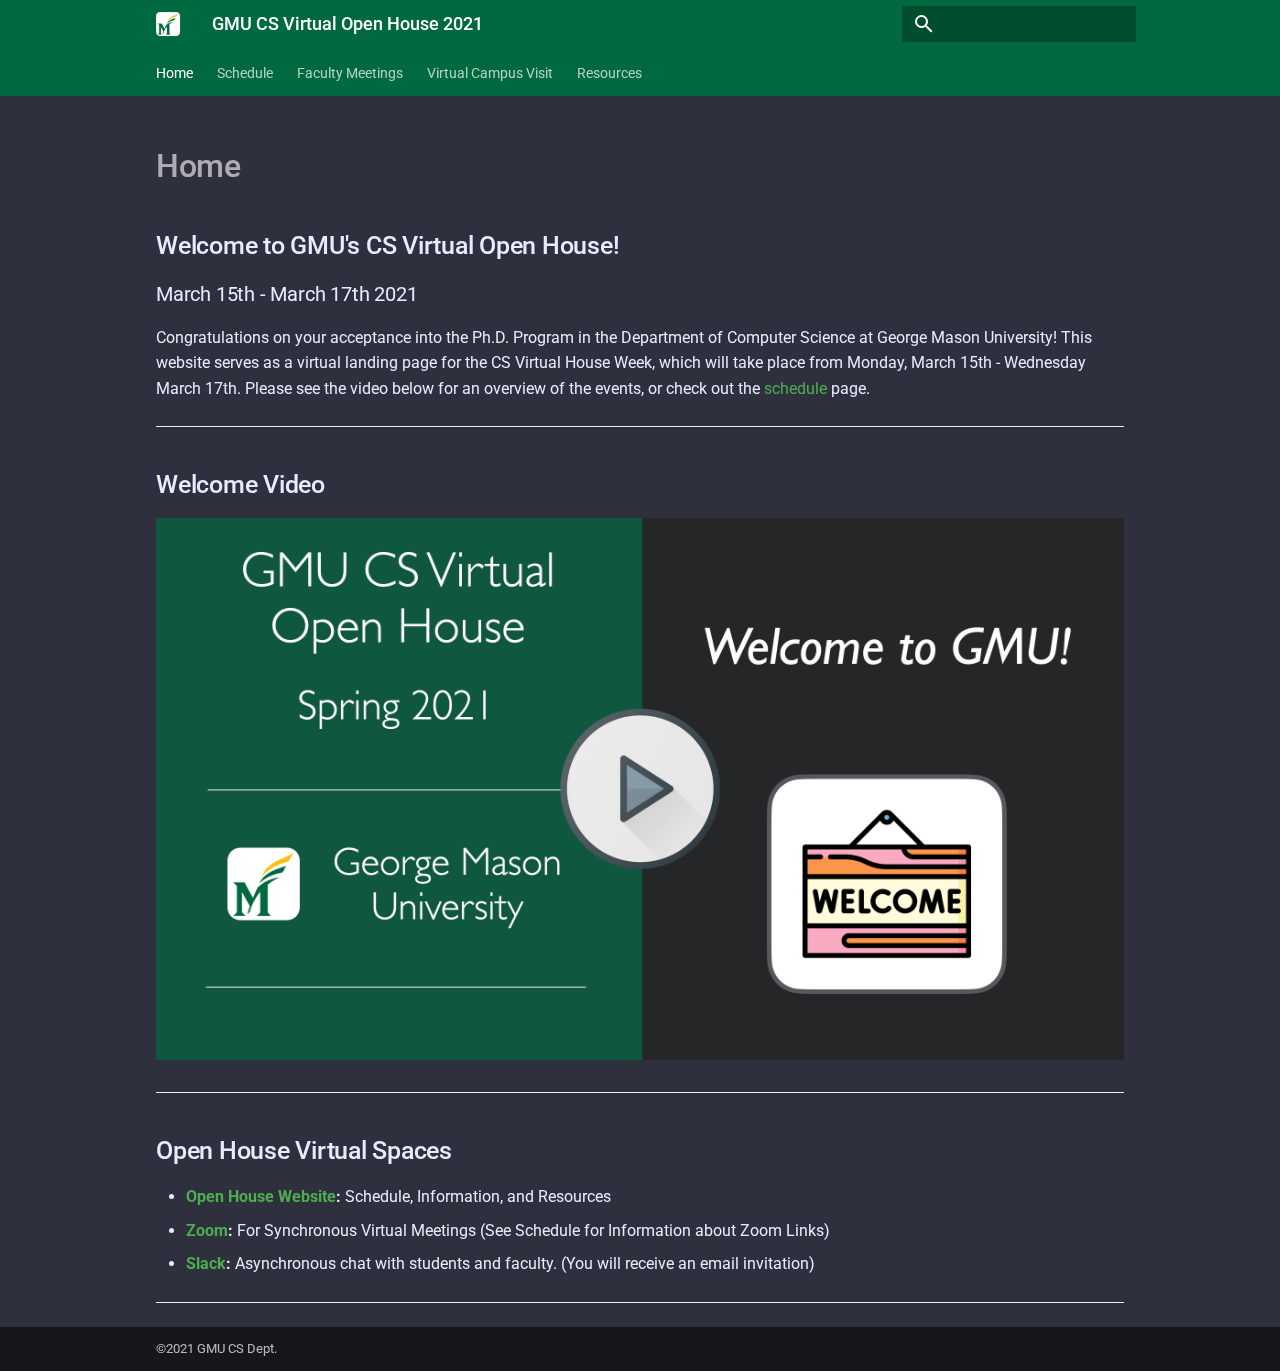
<file: index.html>
<!doctype html>
<html lang="en" class="no-js">
  <head>
    
      <meta charset="utf-8">
      <meta name="viewport" content="width=device-width,initial-scale=1">
      
      
        <meta name="author" content="GMU CS Dept.">
      
      
      
        
      
      <link rel="icon" href="images/GMU-Logo.png">
      <meta name="generator" content="mkdocs-1.2.3, mkdocs-material-8.2.3+insiders-4.10.0">
    
    
      
        <title>GMU CS Virtual Open House 2021</title>
      
    
    
      <link rel="stylesheet" href="assets/stylesheets/main.7db4a7c2.min.css">
      
        
        <link rel="stylesheet" href="assets/stylesheets/palette.e6a45f82.min.css">
        
          
          
          <meta name="theme-color" content="#4cae4f">
        
      
      
    
    
    
      
        
        <link rel="preconnect" href="https://fonts.gstatic.com" crossorigin>
        <link rel="stylesheet" href="https://fonts.googleapis.com/css?family=Roboto:300,300i,400,400i,700,700i%7CRoboto+Mono:400,400i,700,700i&display=fallback">
        <style>:root{--md-text-font:"Roboto";--md-code-font:"Roboto Mono"}</style>
      
    
    
      <link rel="stylesheet" href="stylesheets/extra.css">
    
    <script>__md_scope=new URL(".",location),__md_hash=e=>[...e].reduce((e,_)=>(e<<5)-e+_.charCodeAt(0),0),__md_get=(e,_=localStorage,t=__md_scope)=>JSON.parse(_.getItem(t.pathname+"."+e)),__md_set=(e,_,t=localStorage,a=__md_scope)=>{try{t.setItem(a.pathname+"."+e,JSON.stringify(_))}catch(e){}}</script>
    
      

    
    
    
  </head>
  
  
    
    
    
    
    
    <body dir="ltr" data-md-color-scheme="slate" data-md-color-primary="green" data-md-color-accent="light-green">
  
    
    
    
      
    
      
    
      
    
      
    
      
    
    
    <input class="md-toggle" data-md-toggle="drawer" type="checkbox" id="__drawer" autocomplete="off">
    <input class="md-toggle" data-md-toggle="search" type="checkbox" id="__search" autocomplete="off">
    <label class="md-overlay" for="__drawer"></label>
    <div data-md-component="skip">
      
        
        <a href="#welcome-to-gmus-cs-virtual-open-house" class="md-skip">
          Skip to content
        </a>
      
    </div>
    <div data-md-component="announce">
      
    </div>
    
    
      

<header class="md-header" data-md-component="header">
  <nav class="md-header__inner md-grid" aria-label="Header">
    <a href="." title="GMU CS Virtual Open House 2021" class="md-header__button md-logo" aria-label="GMU CS Virtual Open House 2021" data-md-component="logo">
      
  <img src="images/GMU-Logo.png" alt="logo">

    </a>
    <label class="md-header__button md-icon" for="__drawer">
      <svg xmlns="http://www.w3.org/2000/svg" viewBox="0 0 24 24"><path d="M3 6h18v2H3V6m0 5h18v2H3v-2m0 5h18v2H3v-2z"/></svg>
    </label>
    <div class="md-header__title" data-md-component="header-title">
      <div class="md-header__ellipsis">
        <div class="md-header__topic">
          <span class="md-ellipsis">
            GMU CS Virtual Open House 2021
          </span>
        </div>
        <div class="md-header__topic" data-md-component="header-topic">
          <span class="md-ellipsis">
            
              Home
            
          </span>
        </div>
      </div>
    </div>
    
    
    
      <label class="md-header__button md-icon" for="__search">
        <svg xmlns="http://www.w3.org/2000/svg" viewBox="0 0 24 24"><path d="M9.5 3A6.5 6.5 0 0 1 16 9.5c0 1.61-.59 3.09-1.56 4.23l.27.27h.79l5 5-1.5 1.5-5-5v-.79l-.27-.27A6.516 6.516 0 0 1 9.5 16 6.5 6.5 0 0 1 3 9.5 6.5 6.5 0 0 1 9.5 3m0 2C7 5 5 7 5 9.5S7 14 9.5 14 14 12 14 9.5 12 5 9.5 5z"/></svg>
      </label>
      <div class="md-search" data-md-component="search" role="dialog">
  <label class="md-search__overlay" for="__search"></label>
  <div class="md-search__inner" role="search">
    <form class="md-search__form" name="search">
      <input type="text" class="md-search__input" name="query" aria-label="Search" placeholder="Search" autocapitalize="off" autocorrect="off" autocomplete="off" spellcheck="false" data-md-component="search-query" required>
      <label class="md-search__icon md-icon" for="__search">
        <svg xmlns="http://www.w3.org/2000/svg" viewBox="0 0 24 24"><path d="M9.5 3A6.5 6.5 0 0 1 16 9.5c0 1.61-.59 3.09-1.56 4.23l.27.27h.79l5 5-1.5 1.5-5-5v-.79l-.27-.27A6.516 6.516 0 0 1 9.5 16 6.5 6.5 0 0 1 3 9.5 6.5 6.5 0 0 1 9.5 3m0 2C7 5 5 7 5 9.5S7 14 9.5 14 14 12 14 9.5 12 5 9.5 5z"/></svg>
        <svg xmlns="http://www.w3.org/2000/svg" viewBox="0 0 24 24"><path d="M20 11v2H8l5.5 5.5-1.42 1.42L4.16 12l7.92-7.92L13.5 5.5 8 11h12z"/></svg>
      </label>
      <nav class="md-search__options" aria-label="Search">
        
        <button type="reset" class="md-search__icon md-icon" aria-label="Clear" tabindex="-1">
          <svg xmlns="http://www.w3.org/2000/svg" viewBox="0 0 24 24"><path d="M19 6.41 17.59 5 12 10.59 6.41 5 5 6.41 10.59 12 5 17.59 6.41 19 12 13.41 17.59 19 19 17.59 13.41 12 19 6.41z"/></svg>
        </button>
      </nav>
      
    </form>
    <div class="md-search__output">
      <div class="md-search__scrollwrap" data-md-scrollfix>
        <div class="md-search-result" data-md-component="search-result">
          <div class="md-search-result__meta">
            Initializing search
          </div>
          <ol class="md-search-result__list"></ol>
        </div>
      </div>
    </div>
  </div>
</div>
    
    
  </nav>
  
</header>
    
    <div class="md-container" data-md-component="container">
      
      
        
          
            
<nav class="md-tabs" aria-label="Tabs" data-md-component="tabs">
  <div class="md-tabs__inner md-grid">
    <ul class="md-tabs__list">
      
        


  
    
    
      
    
  
  
    <li class="md-tabs__item">
      <a href="." class="md-tabs__link md-tabs__link--active">
        
  
  Home

      </a>
    </li>
  

      
        


  
    
    
  
  
    <li class="md-tabs__item">
      <a href="schedule/" class="md-tabs__link">
        
  
  Schedule

      </a>
    </li>
  

      
        


  
    
    
  
  
    <li class="md-tabs__item">
      <a href="faculty-meetings/" class="md-tabs__link">
        
  
  Faculty Meetings

      </a>
    </li>
  

      
        


  
    
    
  
  
    <li class="md-tabs__item">
      <a href="virtual-visit/" class="md-tabs__link">
        
  
  Virtual Campus Visit

      </a>
    </li>
  

      
        


  
    
    
  
  
    <li class="md-tabs__item">
      <a href="resources/" class="md-tabs__link">
        
  
  Resources

      </a>
    </li>
  

      
    </ul>
  </div>
</nav>
          
        
      
      <main class="md-main" data-md-component="main">
        <div class="md-main__inner md-grid">
          
            
              
                
              
              <div class="md-sidebar md-sidebar--primary" data-md-component="sidebar" data-md-type="navigation" hidden>
                <div class="md-sidebar__scrollwrap">
                  <div class="md-sidebar__inner">
                    

  


<nav class="md-nav md-nav--primary md-nav--lifted" aria-label="Navigation" data-md-level="0">
  <label class="md-nav__title" for="__drawer">
    <a href="." title="GMU CS Virtual Open House 2021" class="md-nav__button md-logo" aria-label="GMU CS Virtual Open House 2021" data-md-component="logo">
      
  <img src="images/GMU-Logo.png" alt="logo">

    </a>
    GMU CS Virtual Open House 2021
  </label>
  
  <ul class="md-nav__list" data-md-scrollfix>
    
      
      
      


  
  
    
  
  
    <li class="md-nav__item md-nav__item--active">
      
      <input class="md-nav__toggle md-toggle" data-md-toggle="toc" type="checkbox" id="__toc">
      
      
      
        <label class="md-nav__link md-nav__link--active" for="__toc">
          
  
  <span class="md-ellipsis">
    Home
  </span>

          <span class="md-nav__icon md-icon"></span>
        </label>
      
      <a href="." class="md-nav__link md-nav__link--active">
        
  
  <span class="md-ellipsis">
    Home
  </span>

      </a>
      
        

<nav class="md-nav md-nav--secondary" aria-label="Table of contents">
  
  
  
  
    <label class="md-nav__title" for="__toc">
      <span class="md-nav__icon md-icon"></span>
      Table of contents
    </label>
    <ul class="md-nav__list" data-md-component="toc" data-md-scrollfix>
      
        <li class="md-nav__item">
  <a href="#welcome-to-gmus-cs-virtual-open-house" class="md-nav__link">
    Welcome to GMU's CS Virtual Open House!
  </a>
  
    <nav class="md-nav" aria-label="Welcome to GMU's CS Virtual Open House!">
      <ul class="md-nav__list">
        
          <li class="md-nav__item">
  <a href="#march-15th-march-17th-2021" class="md-nav__link">
    March 15th - March 17th 2021
  </a>
  
</li>
        
      </ul>
    </nav>
  
</li>
      
        <li class="md-nav__item">
  <a href="#welcome-video" class="md-nav__link">
    Welcome Video
  </a>
  
</li>
      
        <li class="md-nav__item">
  <a href="#open-house-virtual-spaces" class="md-nav__link">
    Open House Virtual Spaces
  </a>
  
</li>
      
    </ul>
  
</nav>
      
    </li>
  

    
      
      
      


  
  
  
    <li class="md-nav__item">
      <a href="schedule/" class="md-nav__link">
        
  
  <span class="md-ellipsis">
    Schedule
  </span>

      </a>
    </li>
  

    
      
      
      


  
  
  
    <li class="md-nav__item">
      <a href="faculty-meetings/" class="md-nav__link">
        
  
  <span class="md-ellipsis">
    Faculty Meetings
  </span>

      </a>
    </li>
  

    
      
      
      


  
  
  
    <li class="md-nav__item">
      <a href="virtual-visit/" class="md-nav__link">
        
  
  <span class="md-ellipsis">
    Virtual Campus Visit
  </span>

      </a>
    </li>
  

    
      
      
      


  
  
  
    <li class="md-nav__item">
      <a href="resources/" class="md-nav__link">
        
  
  <span class="md-ellipsis">
    Resources
  </span>

      </a>
    </li>
  

    
  </ul>
</nav>
                  </div>
                </div>
              </div>
            
            
              
                
              
              <div class="md-sidebar md-sidebar--secondary" data-md-component="sidebar" data-md-type="toc" hidden>
                <div class="md-sidebar__scrollwrap">
                  <div class="md-sidebar__inner">
                    

<nav class="md-nav md-nav--secondary" aria-label="Table of contents">
  
  
  
  
    <label class="md-nav__title" for="__toc">
      <span class="md-nav__icon md-icon"></span>
      Table of contents
    </label>
    <ul class="md-nav__list" data-md-component="toc" data-md-scrollfix>
      
        <li class="md-nav__item">
  <a href="#welcome-to-gmus-cs-virtual-open-house" class="md-nav__link">
    Welcome to GMU's CS Virtual Open House!
  </a>
  
    <nav class="md-nav" aria-label="Welcome to GMU's CS Virtual Open House!">
      <ul class="md-nav__list">
        
          <li class="md-nav__item">
  <a href="#march-15th-march-17th-2021" class="md-nav__link">
    March 15th - March 17th 2021
  </a>
  
</li>
        
      </ul>
    </nav>
  
</li>
      
        <li class="md-nav__item">
  <a href="#welcome-video" class="md-nav__link">
    Welcome Video
  </a>
  
</li>
      
        <li class="md-nav__item">
  <a href="#open-house-virtual-spaces" class="md-nav__link">
    Open House Virtual Spaces
  </a>
  
</li>
      
    </ul>
  
</nav>
                  </div>
                </div>
              </div>
            
          
          <div class="md-content" data-md-component="content">
            <article class="md-content__inner md-typeset">
              
                


  <h1>Home</h1>

<h2 id="welcome-to-gmus-cs-virtual-open-house">Welcome to GMU's CS Virtual Open House!</h2>
<h3 id="march-15th-march-17th-2021">March 15th - March 17th 2021</h3>
<p>Congratulations on your acceptance into the Ph.D. Program in the Department of Computer Science at George Mason University! This website serves as a virtual landing page for the CS Virtual House Week, which will take place from Monday, March 15th - Wednesday March 17th. Please see the video below for an overview of the events, or check out the <a href="https://cs.gmu.io/cs-open-house-21/schedule/">schedule</a> page.</p>
<hr />
<h2 id="welcome-video">Welcome Video</h2>
<div onclick="this.nextElementSibling.style.display='block'; this.style.display='none'">
   <img src="images/welcome.png" style="cursor:pointer" />
</div>
<div style="display:none">
    <style>.embed-container { position: relative; padding-bottom: 56.25%; height: 0; overflow: hidden; max-width: 100%; } .embed-container iframe, .embed-container object, .embed-container embed { position: absolute; top: 0; left: 0; width: 100%; height: 100%; }</style><div class='embed-container'><iframe src='https://www.youtube.com/embed/a7Mt2MX2hhY' frameborder='0' allowfullscreen></iframe></div>
</div>

<hr />
<h2 id="open-house-virtual-spaces">Open House Virtual Spaces</h2>
<ul>
<li><strong><a href="https://cs.gmu.io/cs-open-house-21/">Open House Website</a>:</strong> Schedule, Information, and Resources</li>
<li><strong><a href="">Zoom</a>:</strong> For Synchronous Virtual Meetings (See Schedule for Information about Zoom Links)</li>
<li><strong><a href="https://join.slack.com/t/gmu-cs-open-house21/signup?x=x-p1867969768097-1879169347536-1868020516257">Slack</a>:</strong> Asynchronous chat with students and faculty. (You will receive an email invitation)</li>
</ul>
<hr />
<!--- ## A Welcome from the Department Chair --->

<!--- *Dear Students,* --->

<!--- *David's message goes here* --->

<!---*-Prof. David Rosenblum*--->


  



              
            </article>
            
          </div>
        </div>
        
      </main>
      
        <footer class="md-footer">
  
    <nav class="md-footer__inner md-grid" aria-label="Footer">
      
      
        
        <a href="schedule/" class="md-footer__link md-footer__link--next" aria-label="Next: Schedule" rel="next">
          <div class="md-footer__title">
            <div class="md-ellipsis">
              <span class="md-footer__direction">
                Next
              </span>
              Schedule
            </div>
          </div>
          <div class="md-footer__button md-icon">
            <svg xmlns="http://www.w3.org/2000/svg" viewBox="0 0 24 24"><path d="M4 11v2h12l-5.5 5.5 1.42 1.42L19.84 12l-7.92-7.92L10.5 5.5 16 11H4z"/></svg>
          </div>
        </a>
      
    </nav>
  
  <div class="md-footer-meta md-typeset">
    <div class="md-footer-meta__inner md-grid">
      <div class="md-copyright">
  
    <div class="md-copyright__highlight">
      ©2021 GMU CS Dept.
    </div>
  
  
</div>
      
    </div>
  </div>
</footer>
      
    </div>
    <div class="md-dialog" data-md-component="dialog">
      <div class="md-dialog__inner md-typeset"></div>
    </div>
    
    <script id="__config" type="application/json">{"base": ".", "features": ["navigation.tabs"], "translations": {"clipboard.copy": "Copy to clipboard", "clipboard.copied": "Copied to clipboard", "search.config.lang": "en", "search.config.pipeline": "stopWordFilter", "search.config.separator": "[\\s\\-]+", "search.placeholder": "Search", "search.result.placeholder": "Type to start searching", "search.result.none": "No matching documents", "search.result.one": "1 matching document", "search.result.other": "# matching documents", "search.result.more.one": "1 more on this page", "search.result.more.other": "# more on this page", "search.result.term.missing": "Missing", "select.version.title": "Select version"}, "search": "assets/javascripts/workers/search.5c9dbbf3.min.js"}</script>
    
    
      <script src="assets/javascripts/bundle.b1fded9d.min.js"></script>
      
    
  </body>
</html>
</file>
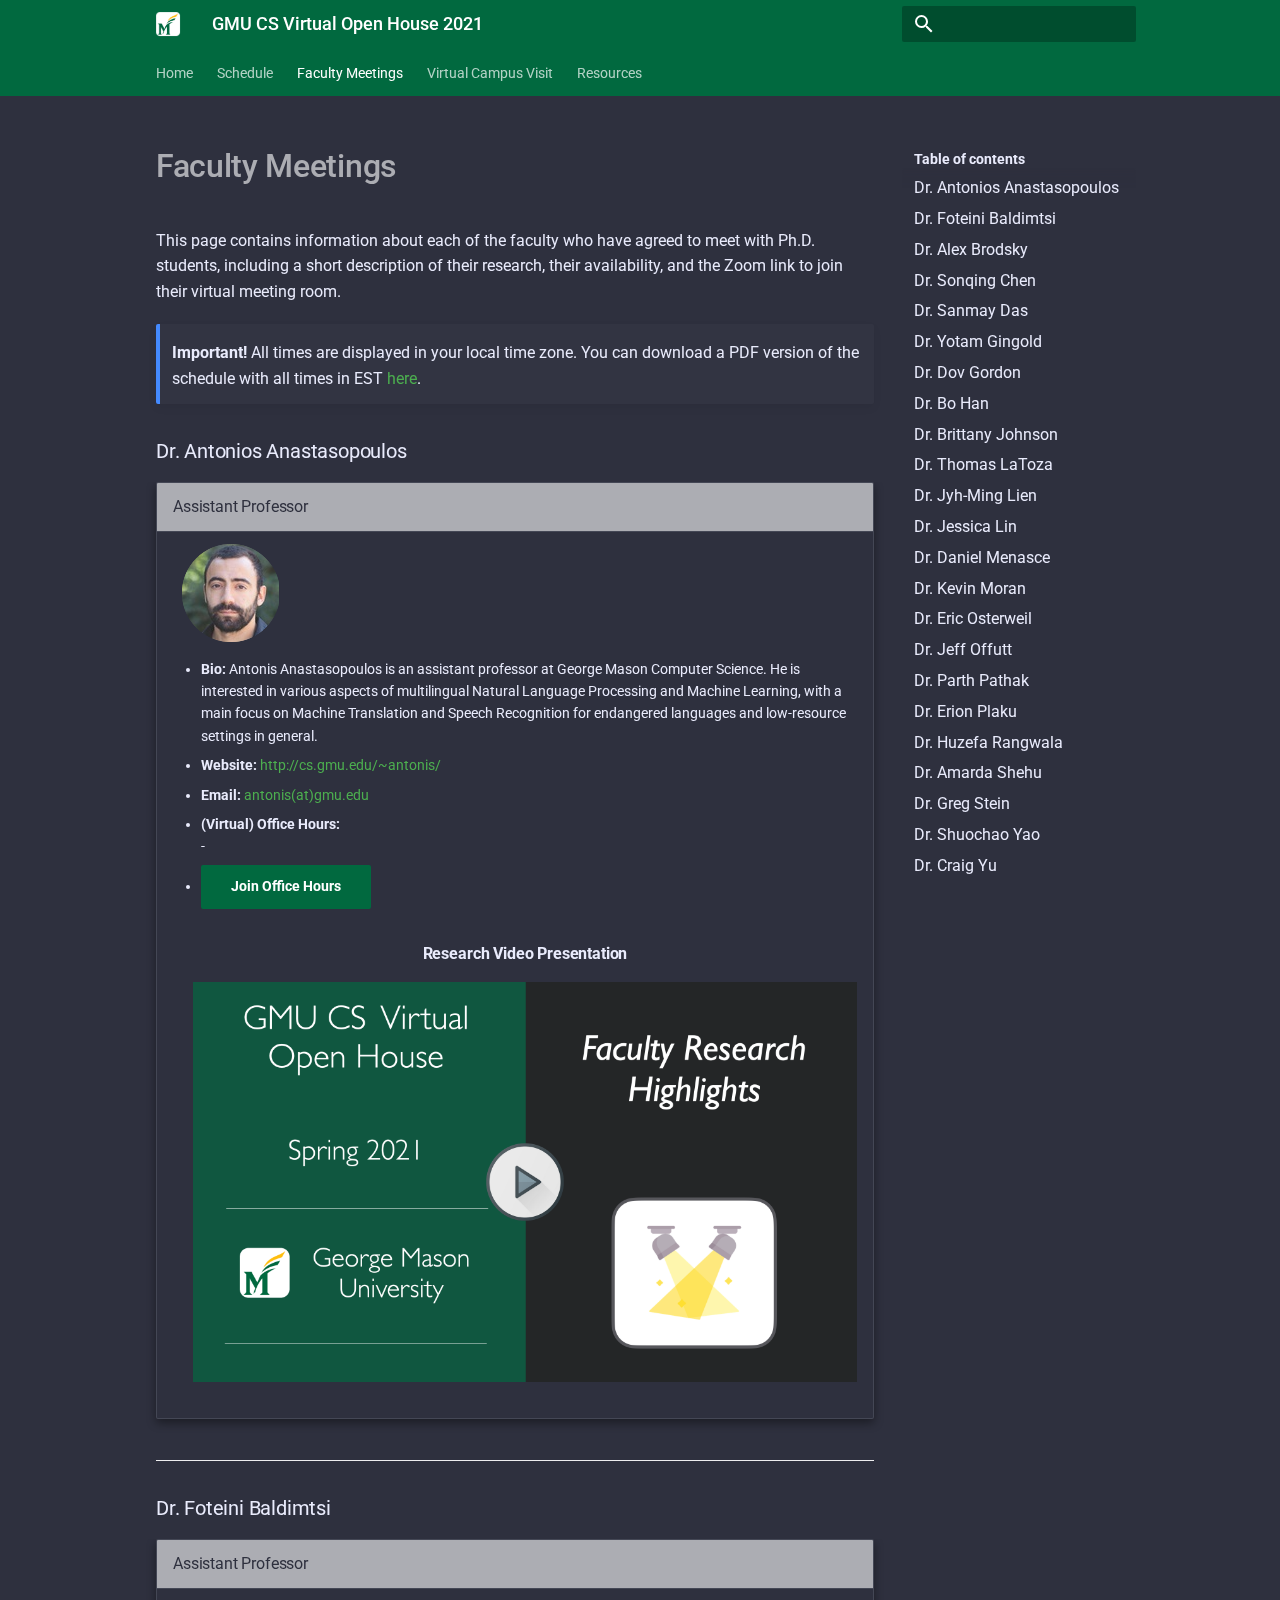
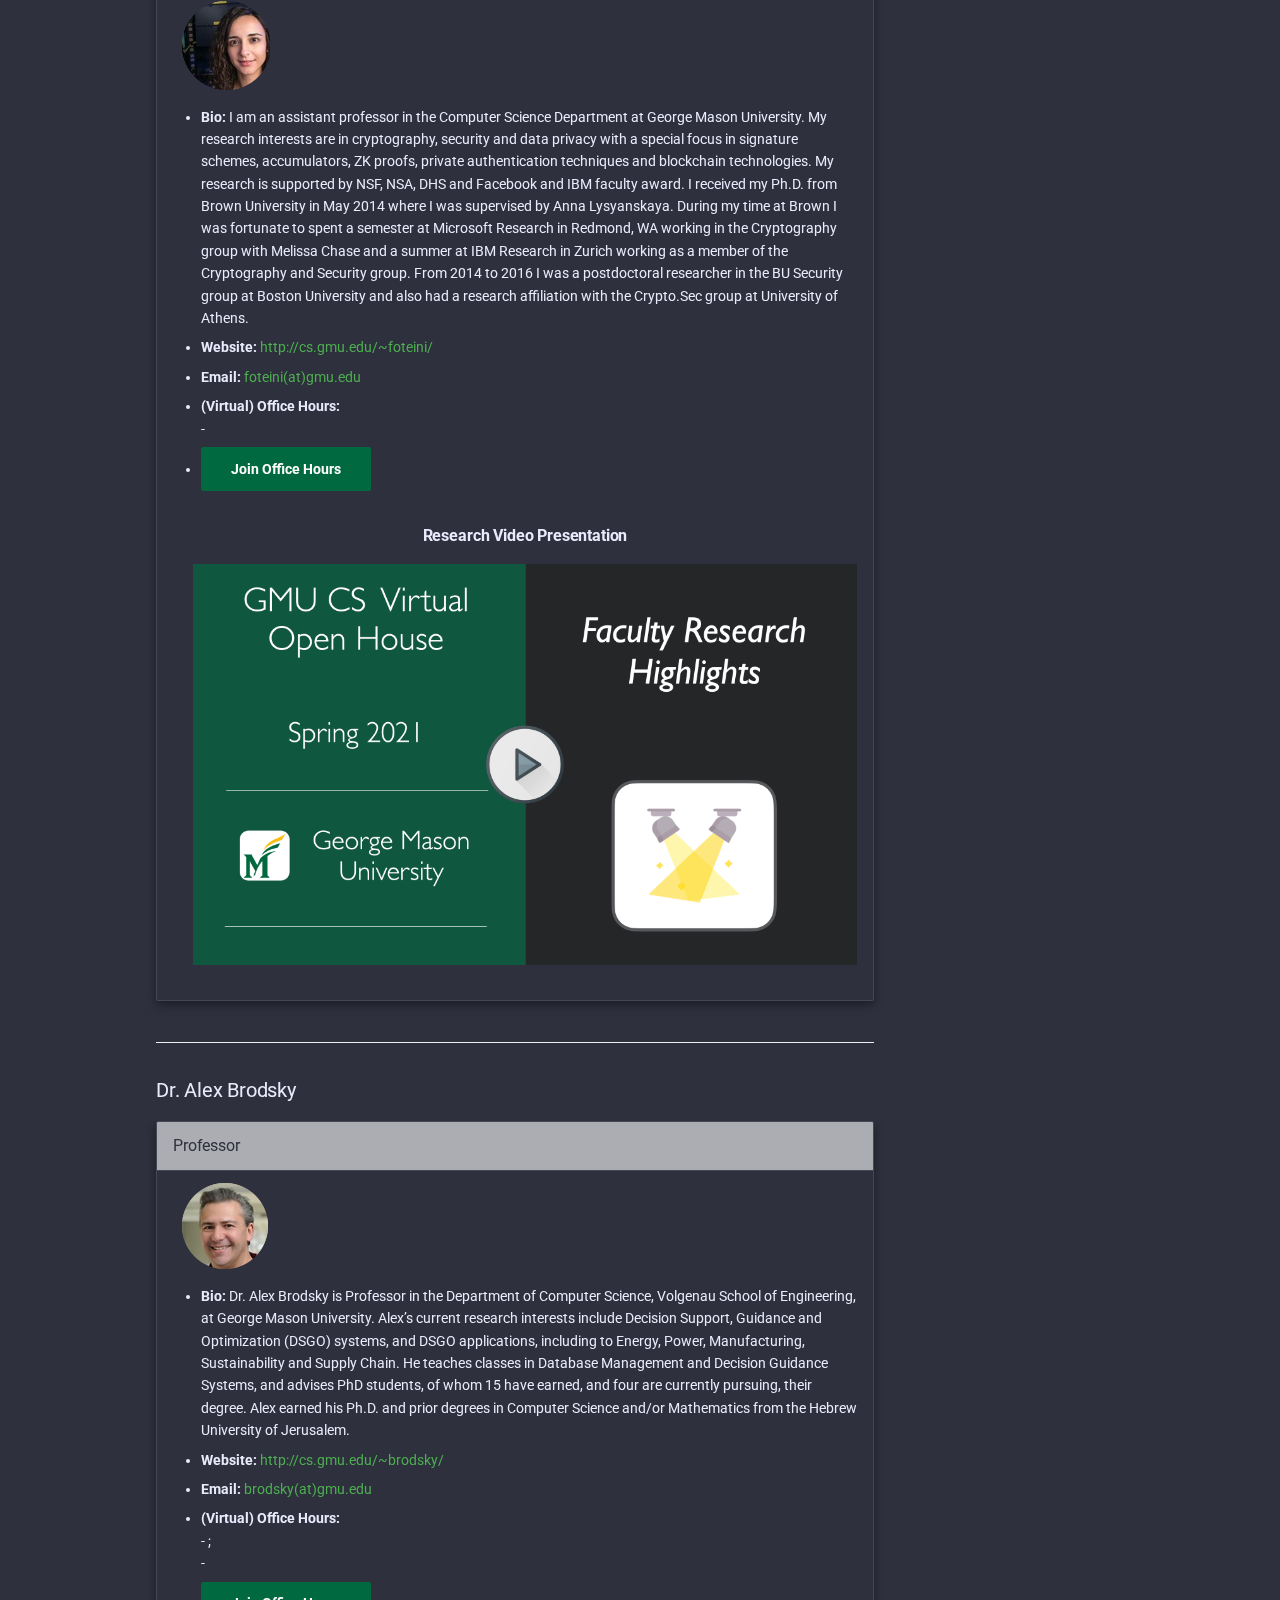
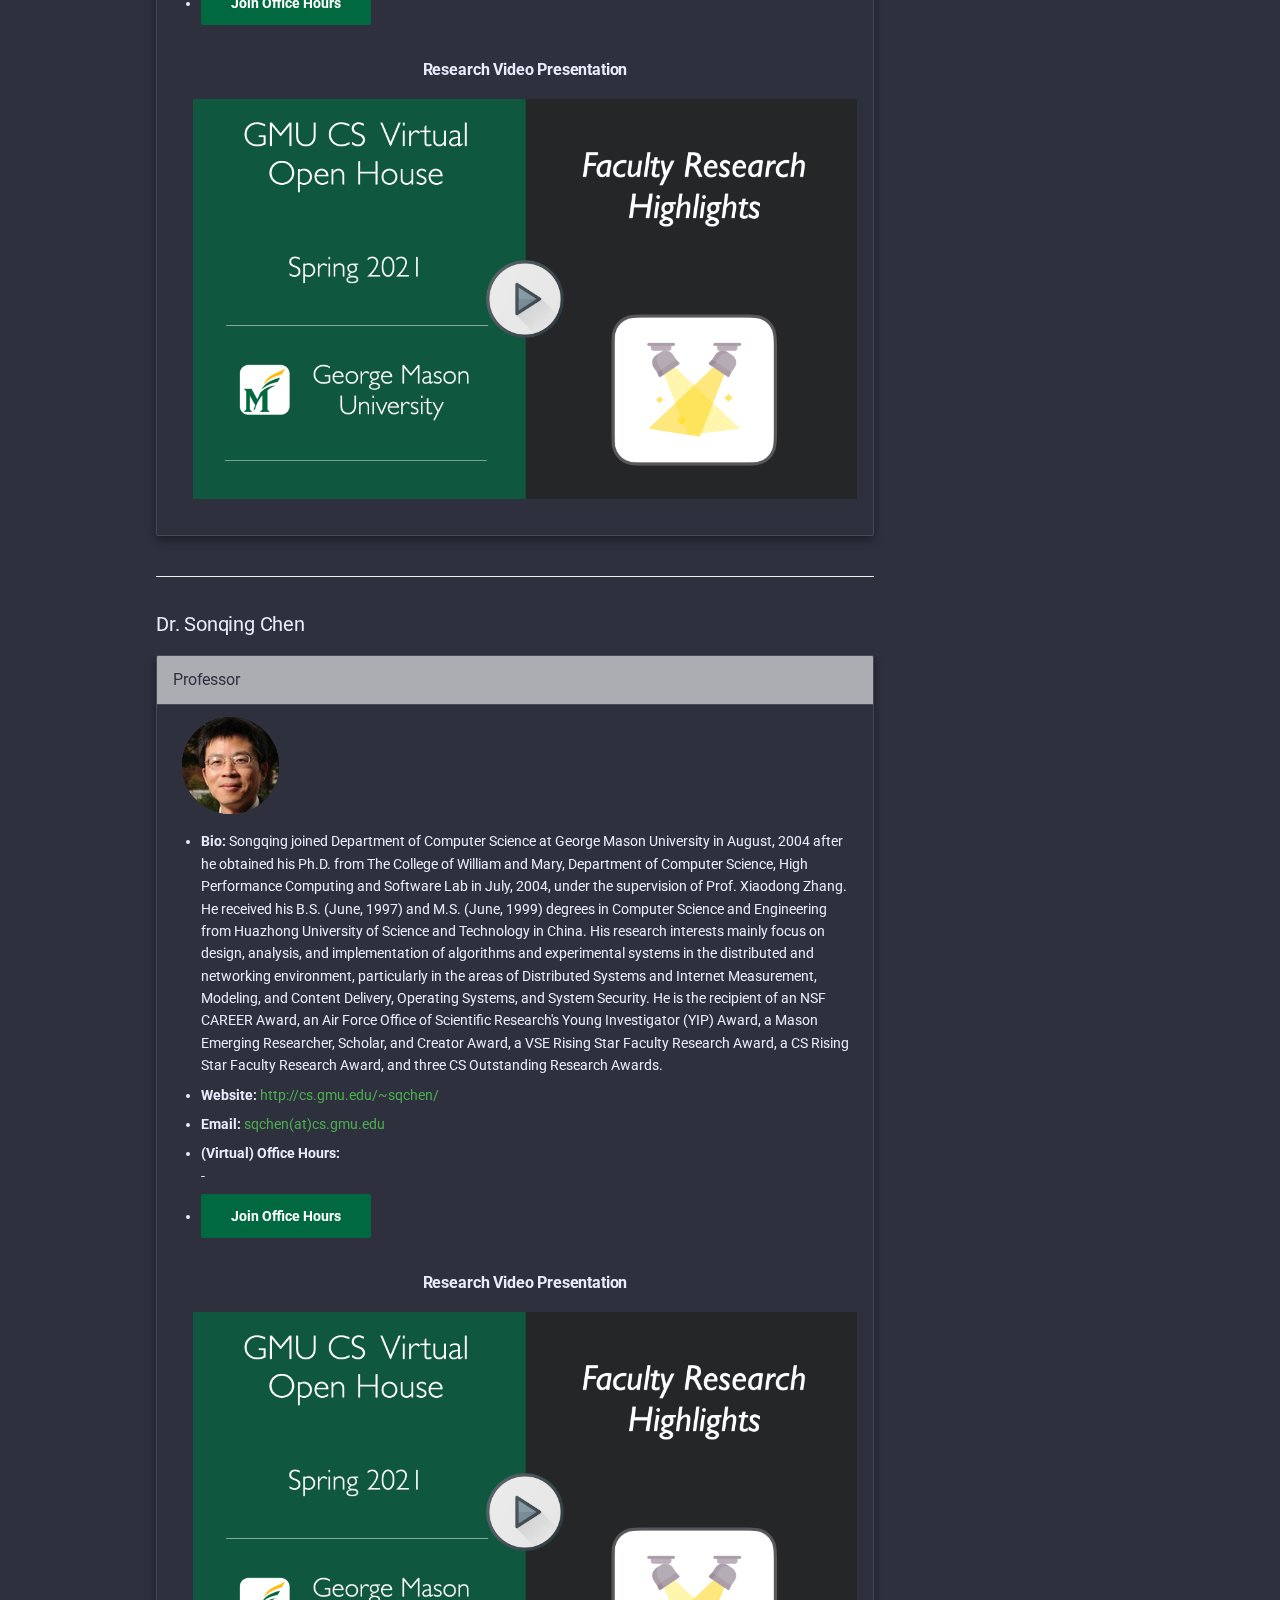
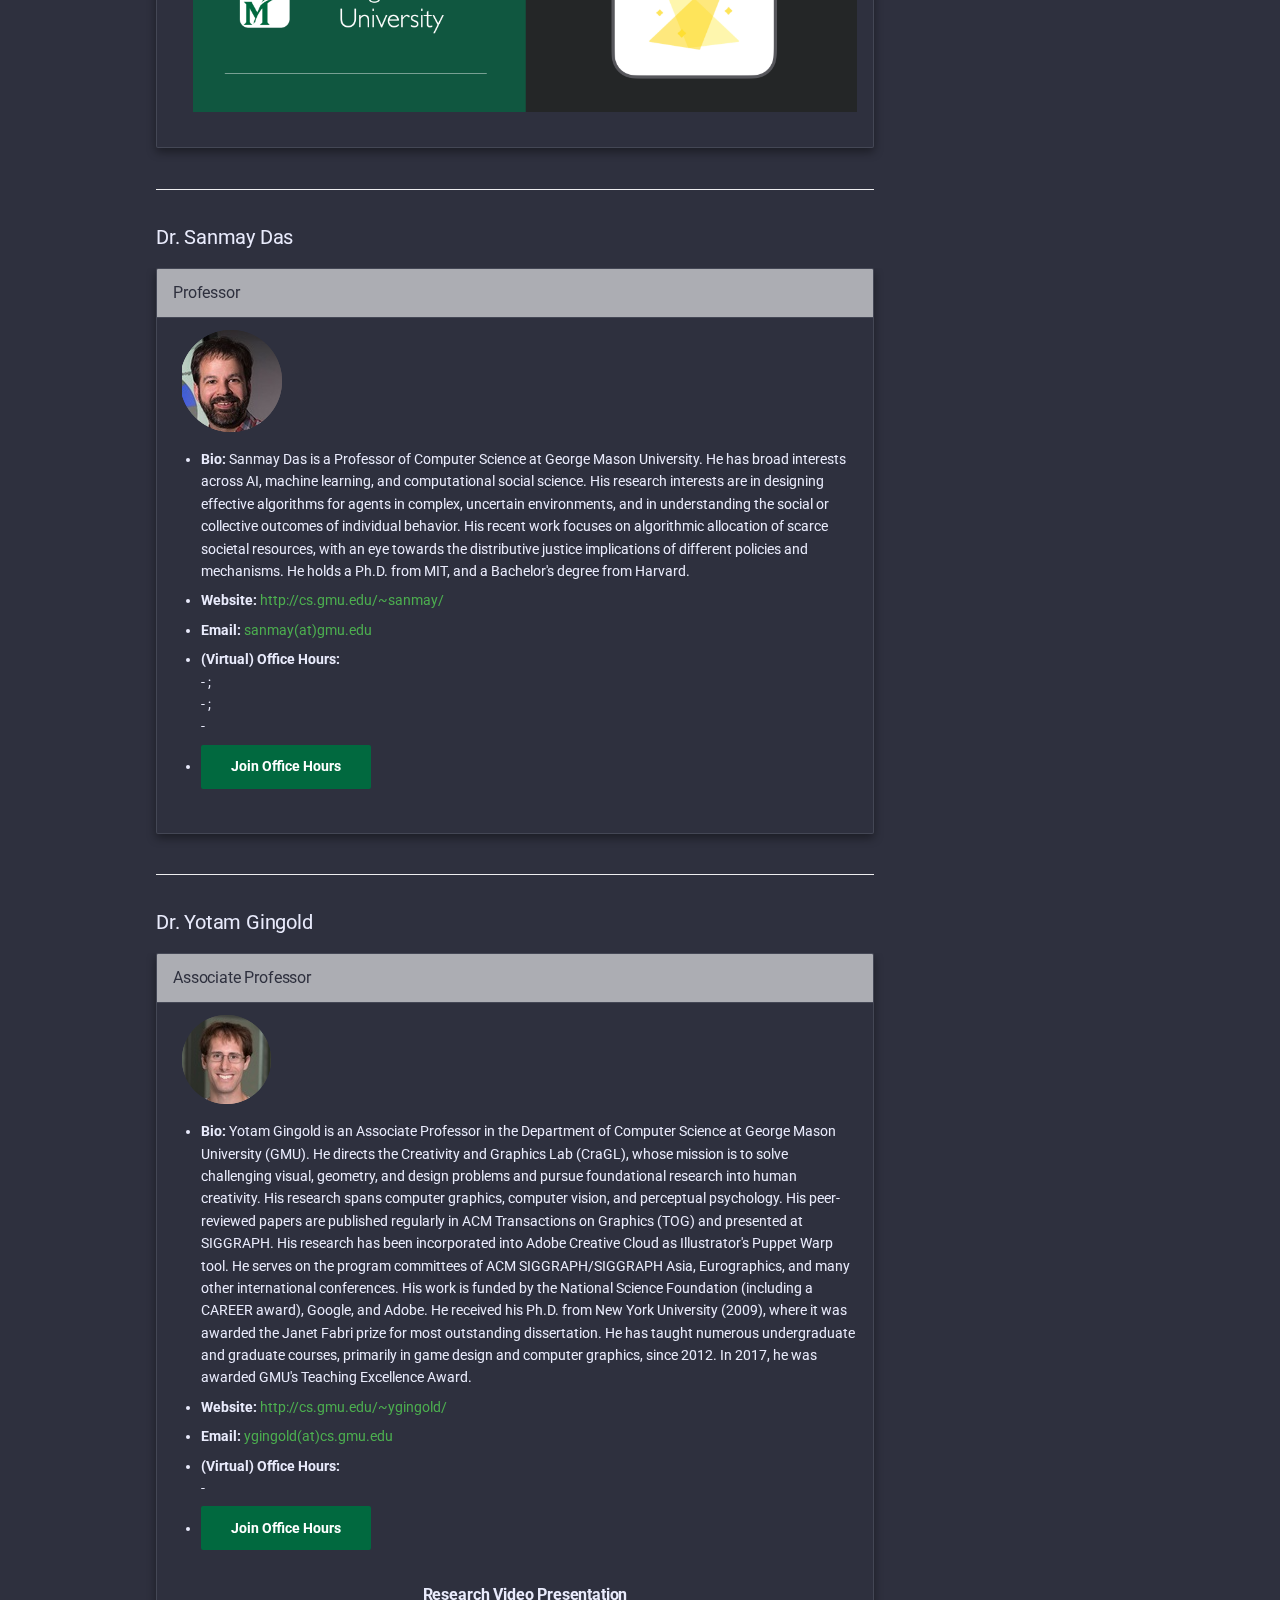
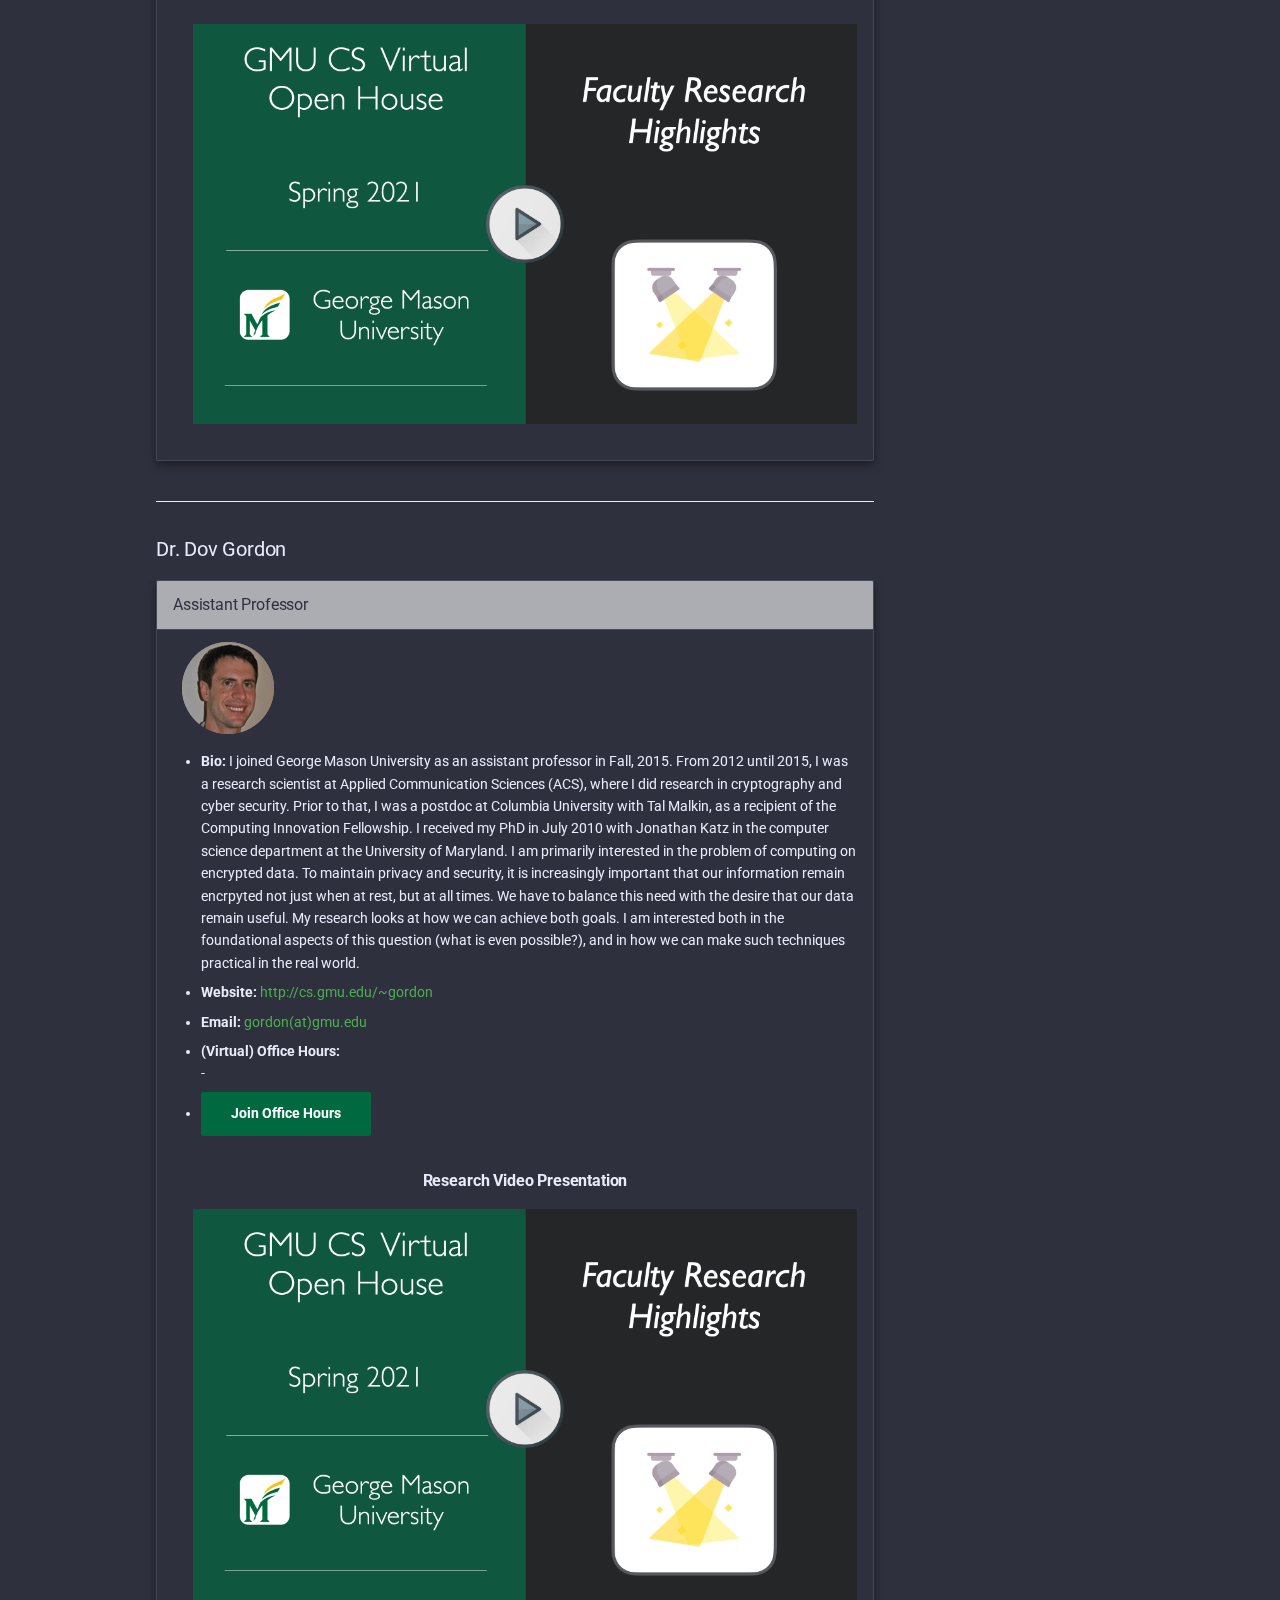
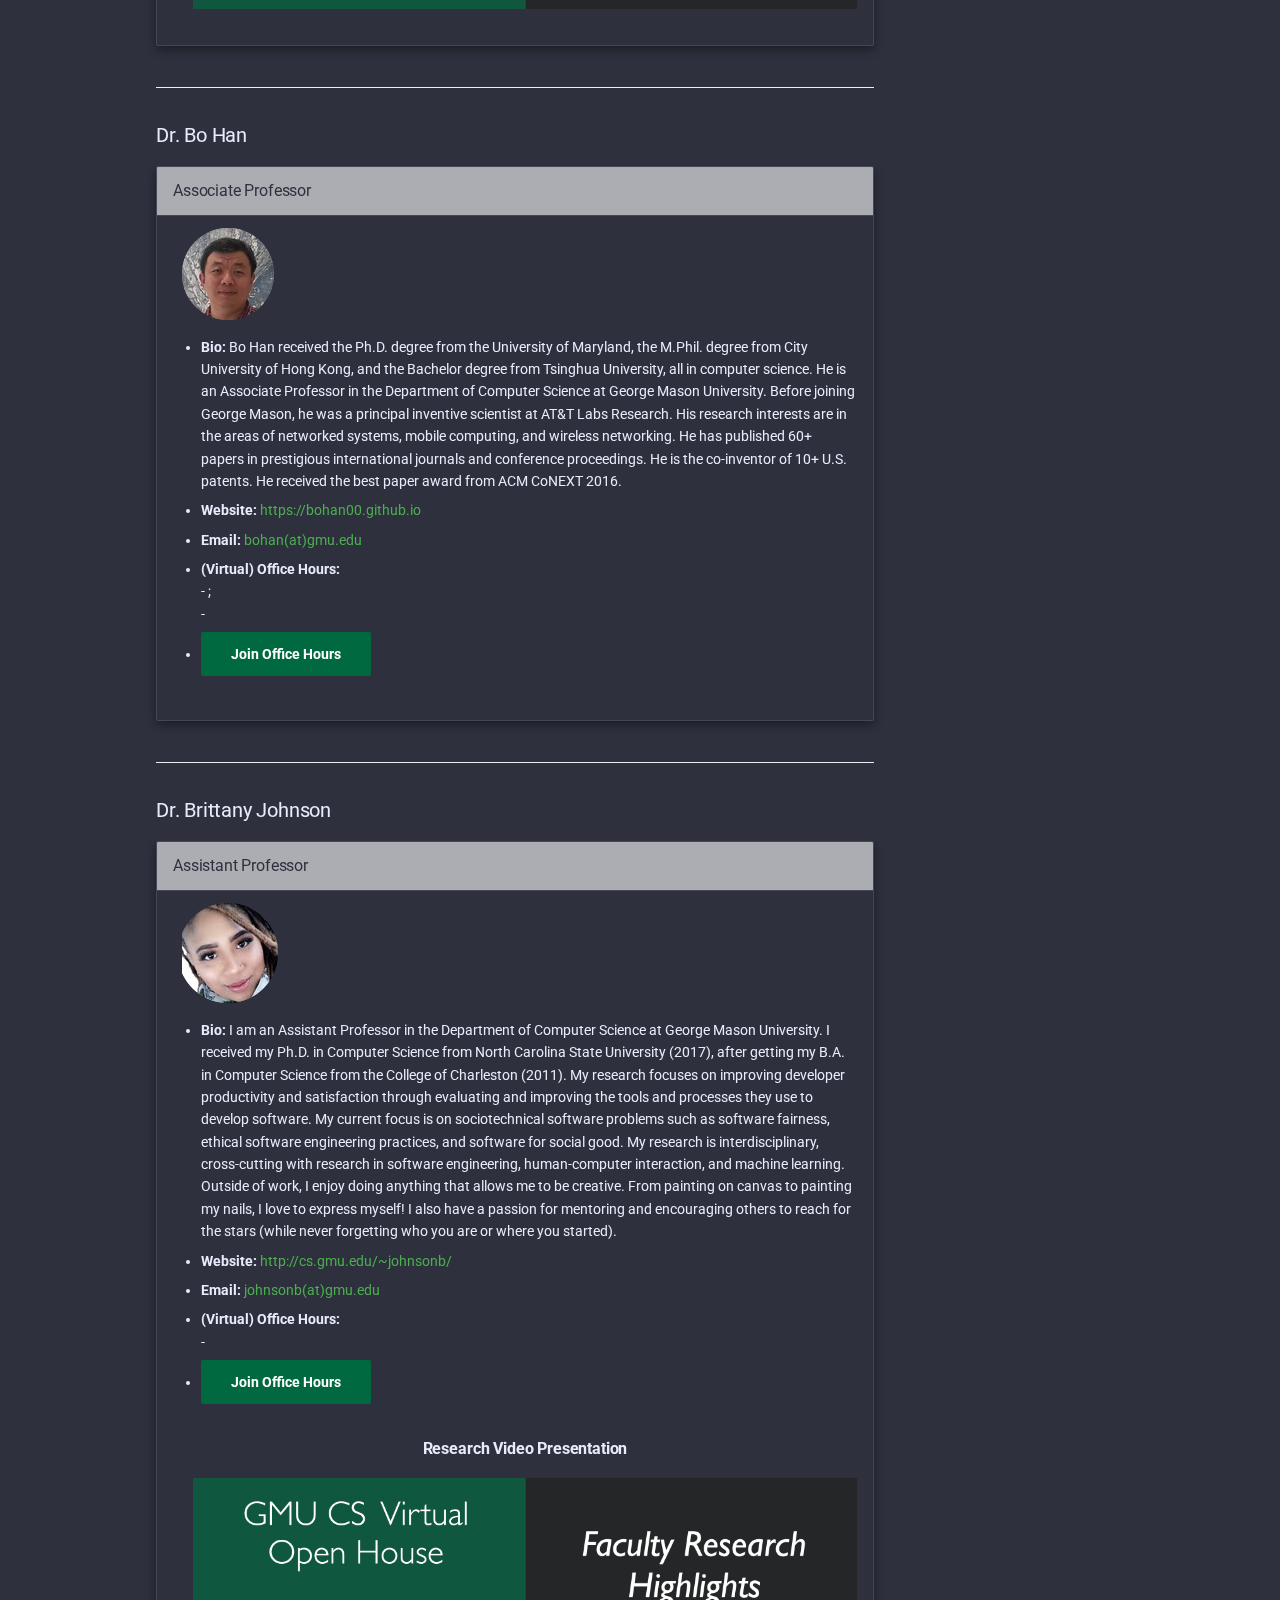
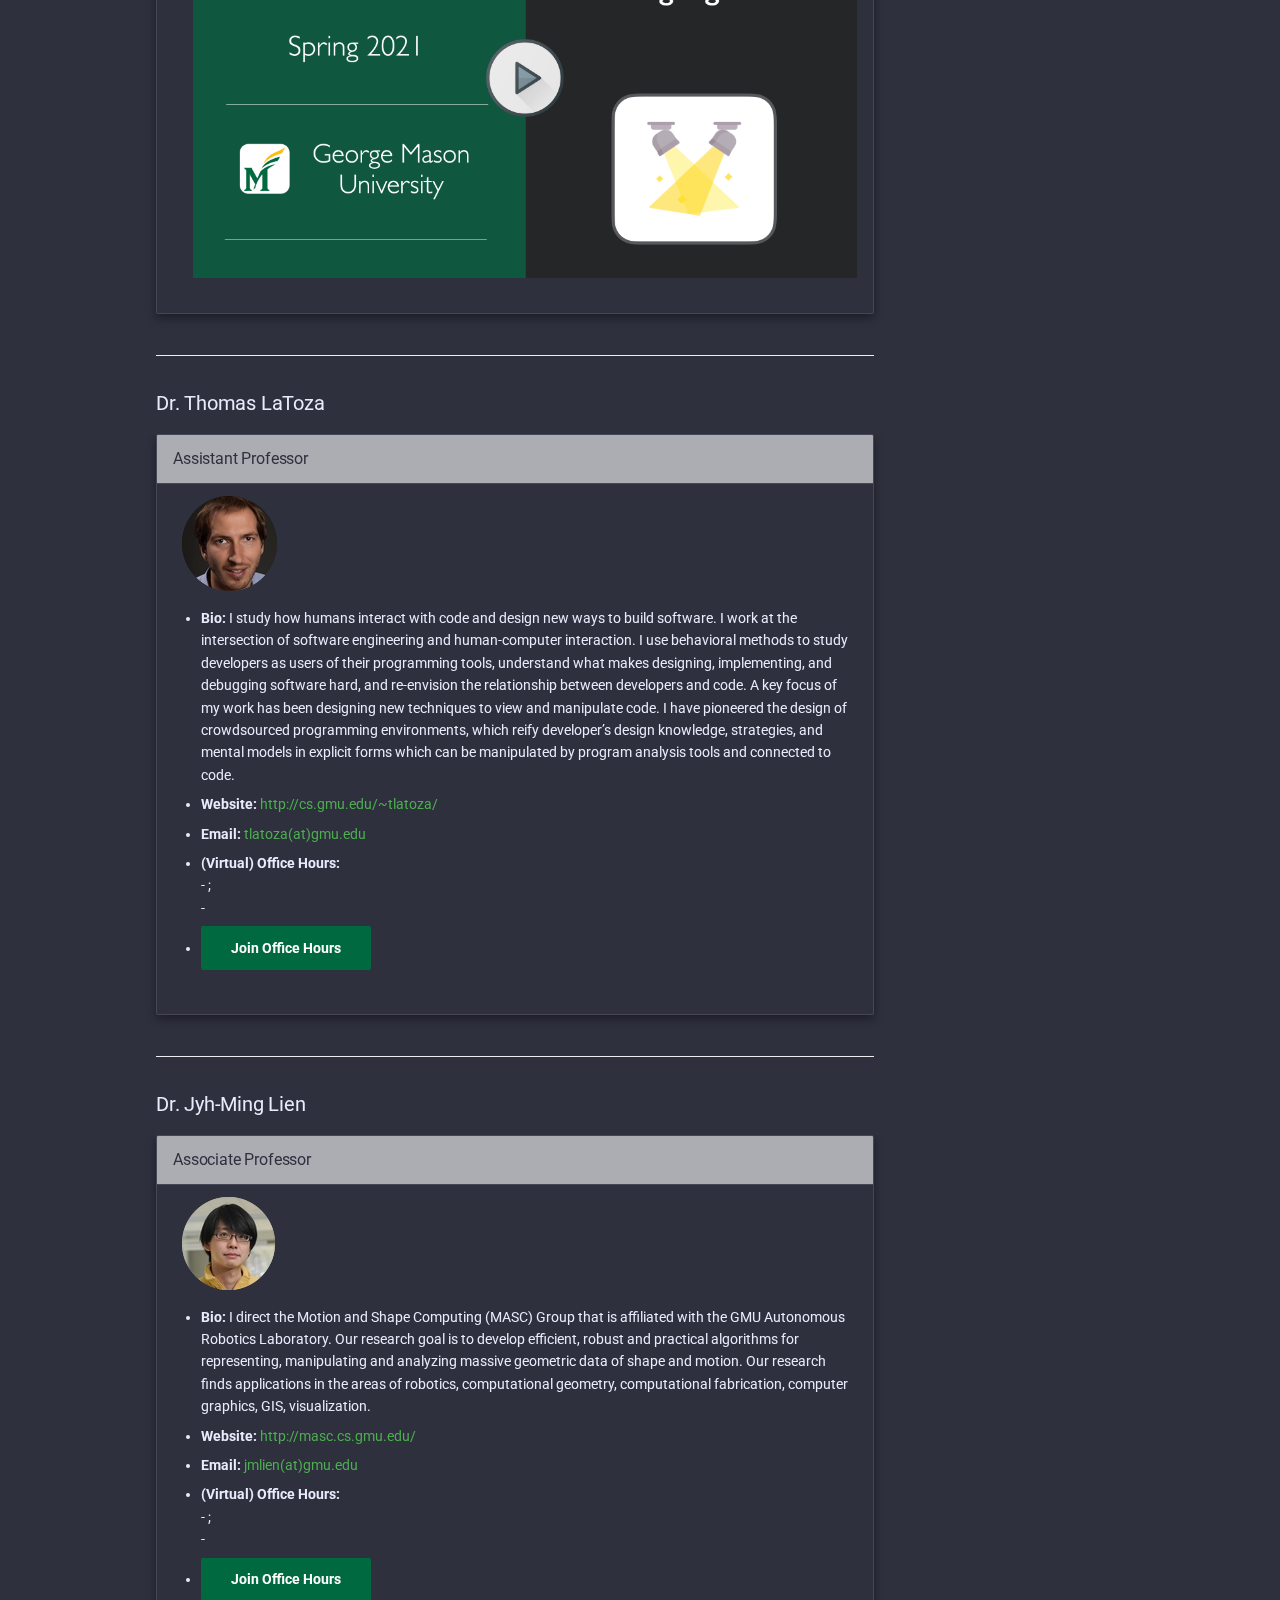
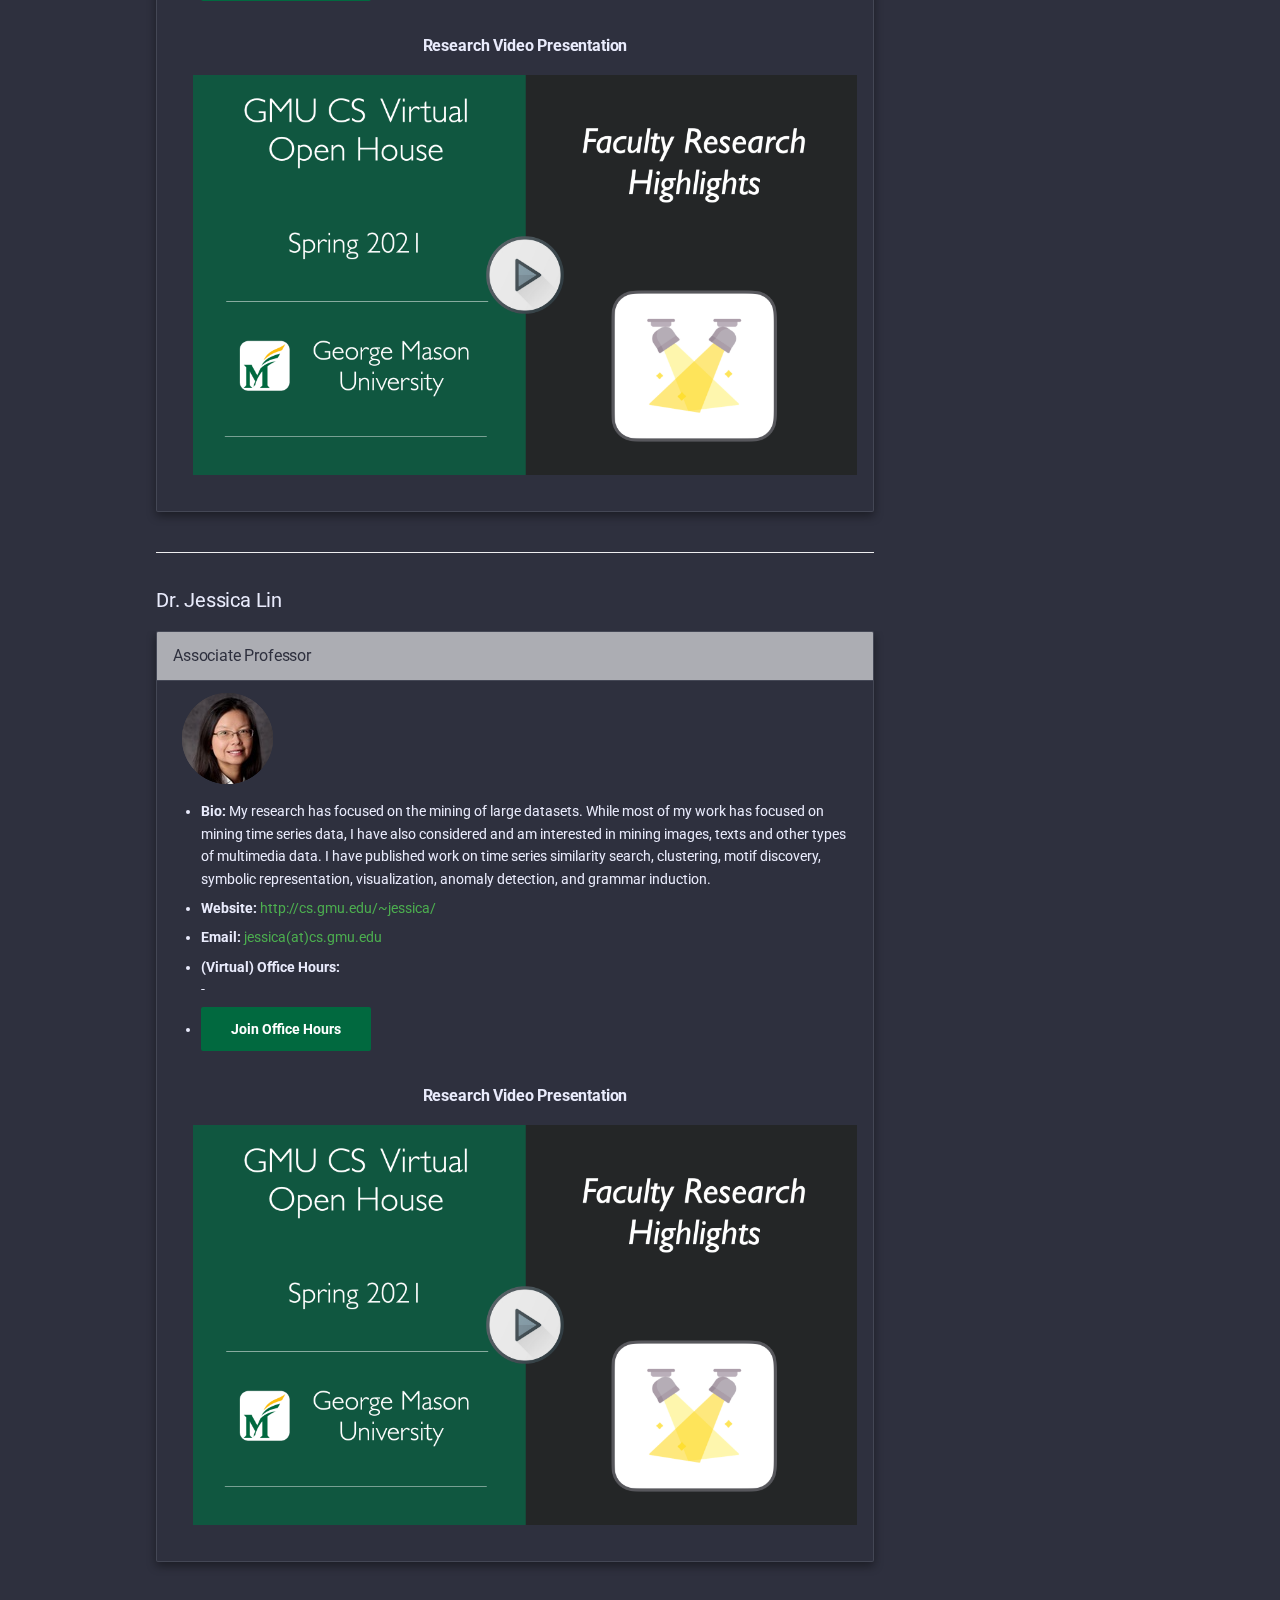
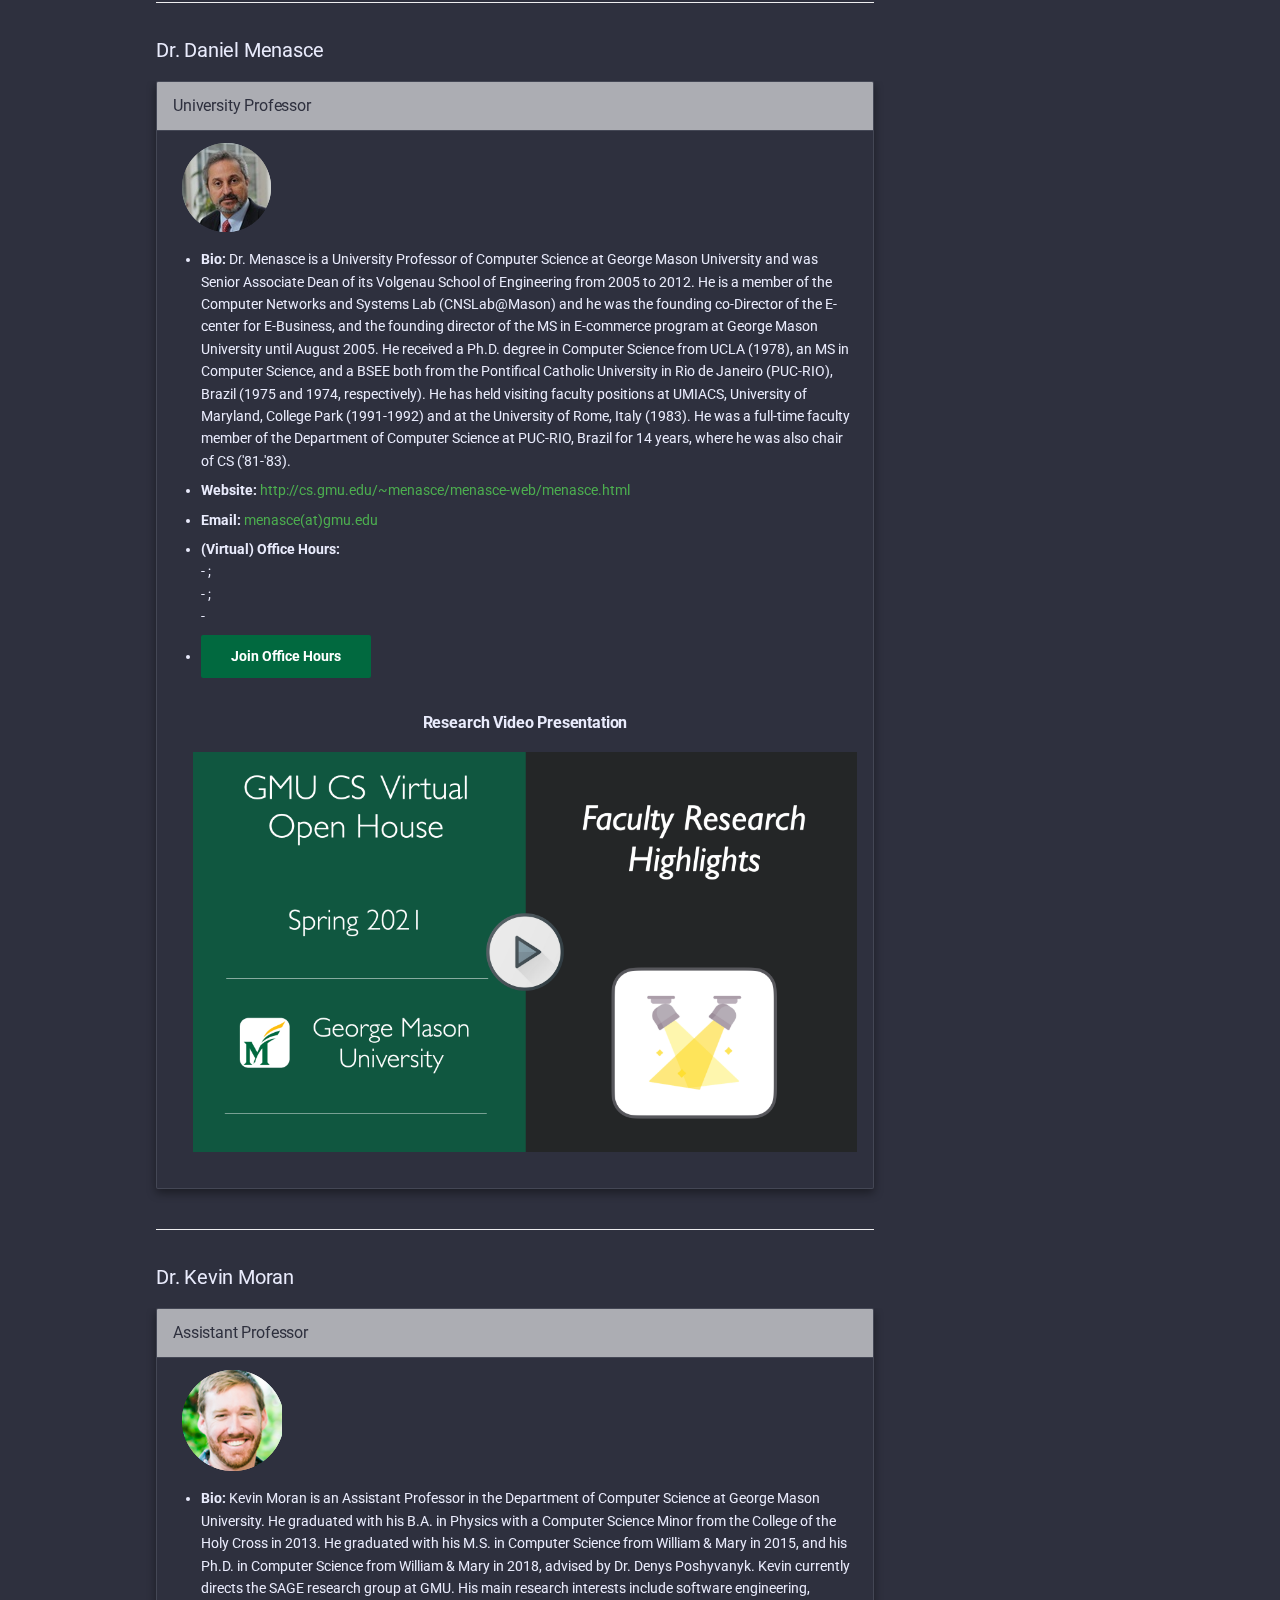
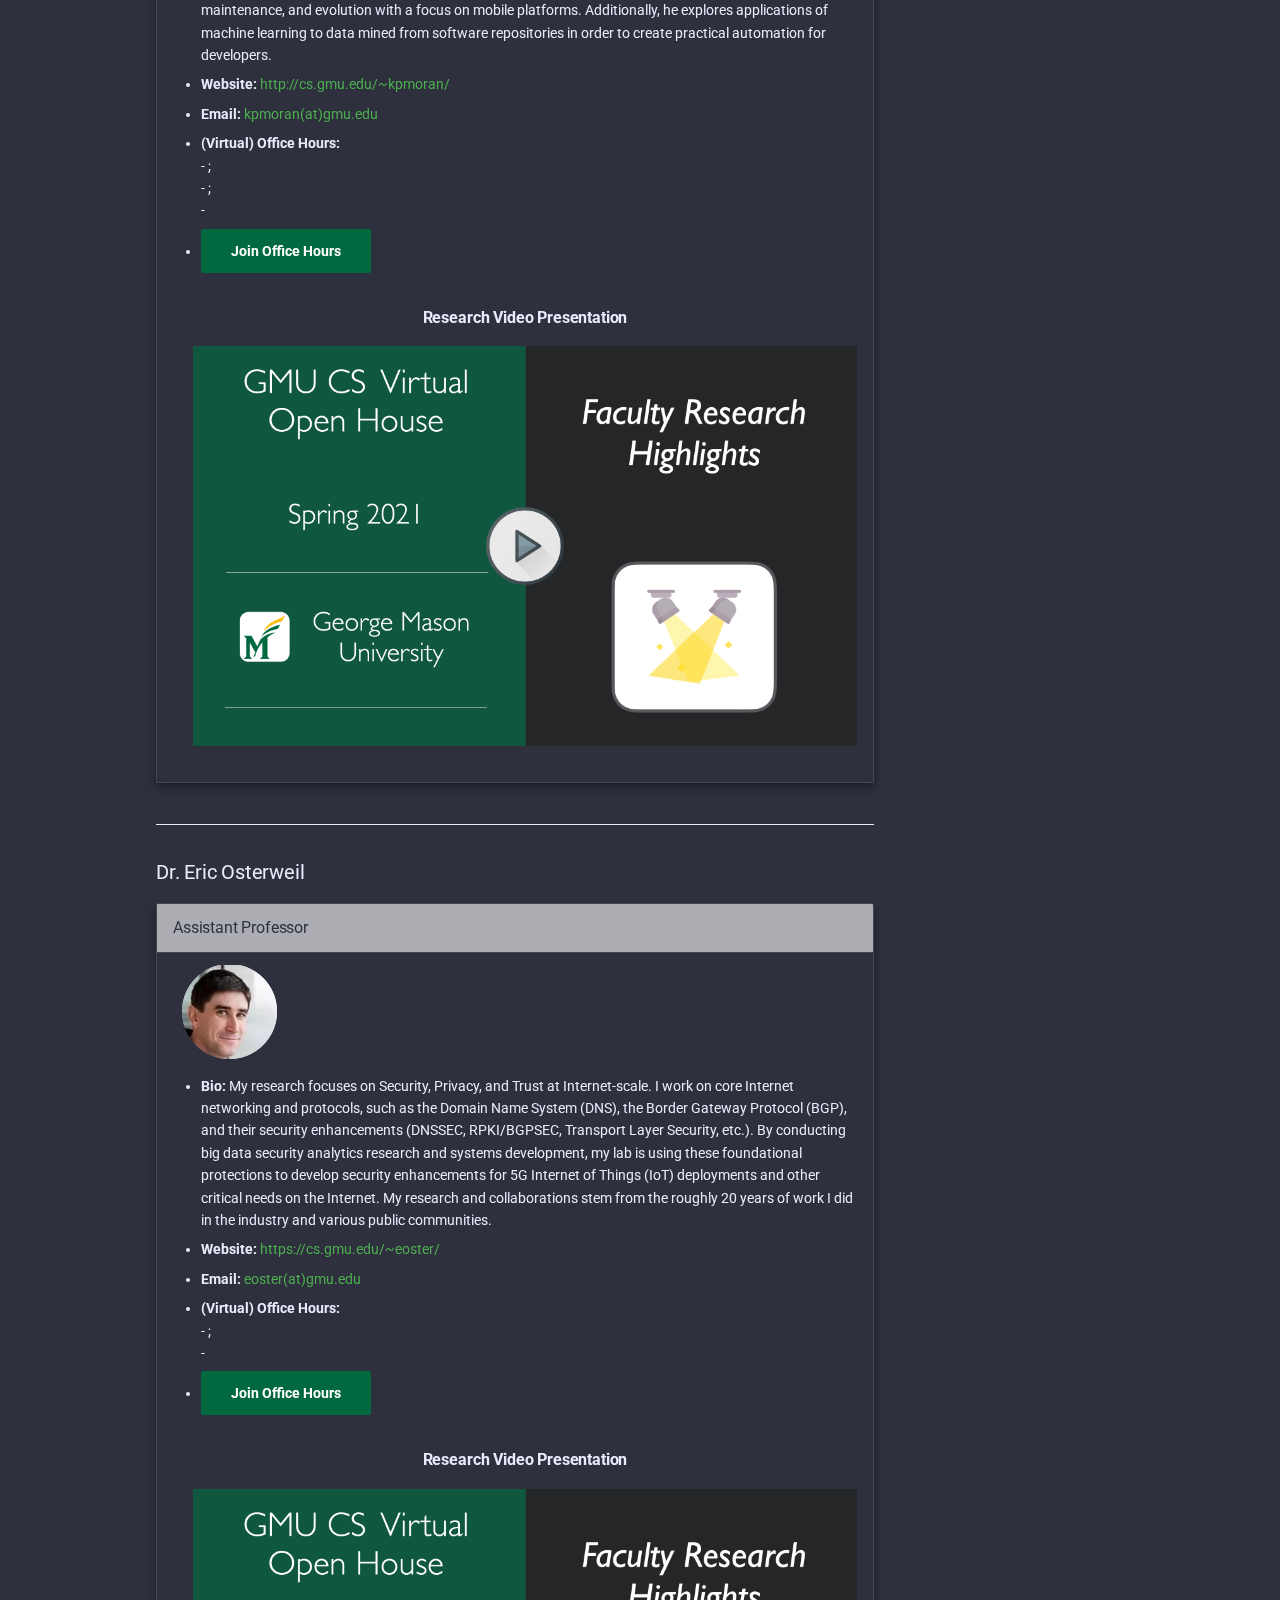
<file: faculty-meetings/index.html>
<!doctype html>
<html lang="en" class="no-js">
  <head>
    
      <meta charset="utf-8">
      <meta name="viewport" content="width=device-width,initial-scale=1">
      
      
        <meta name="author" content="GMU CS Dept.">
      
      
      
        
      
      <link rel="icon" href="../images/GMU-Logo.png">
      <meta name="generator" content="mkdocs-1.2.3, mkdocs-material-8.2.3+insiders-4.10.0">
    
    
      
        <title>Faculty Meetings - GMU CS Virtual Open House 2021</title>
      
    
    
      <link rel="stylesheet" href="../assets/stylesheets/main.7db4a7c2.min.css">
      
        
        <link rel="stylesheet" href="../assets/stylesheets/palette.e6a45f82.min.css">
        
          
          
          <meta name="theme-color" content="#4cae4f">
        
      
      
    
    
    
      
        
        <link rel="preconnect" href="https://fonts.gstatic.com" crossorigin>
        <link rel="stylesheet" href="https://fonts.googleapis.com/css?family=Roboto:300,300i,400,400i,700,700i%7CRoboto+Mono:400,400i,700,700i&display=fallback">
        <style>:root{--md-text-font:"Roboto";--md-code-font:"Roboto Mono"}</style>
      
    
    
      <link rel="stylesheet" href="../stylesheets/extra.css">
    
    <script>__md_scope=new URL("..",location),__md_hash=e=>[...e].reduce((e,_)=>(e<<5)-e+_.charCodeAt(0),0),__md_get=(e,_=localStorage,t=__md_scope)=>JSON.parse(_.getItem(t.pathname+"."+e)),__md_set=(e,_,t=localStorage,a=__md_scope)=>{try{t.setItem(a.pathname+"."+e,JSON.stringify(_))}catch(e){}}</script>
    
      

    
    
    
  </head>
  
  
    
    
    
    
    
    <body dir="ltr" data-md-color-scheme="slate" data-md-color-primary="green" data-md-color-accent="light-green">
  
    
    
    
      
    
      
    
      
    
      
    
      
    
    
    <input class="md-toggle" data-md-toggle="drawer" type="checkbox" id="__drawer" autocomplete="off">
    <input class="md-toggle" data-md-toggle="search" type="checkbox" id="__search" autocomplete="off">
    <label class="md-overlay" for="__drawer"></label>
    <div data-md-component="skip">
      
        
        <a href="#dr-antonios-anastasopoulos" class="md-skip">
          Skip to content
        </a>
      
    </div>
    <div data-md-component="announce">
      
    </div>
    
    
      

<header class="md-header" data-md-component="header">
  <nav class="md-header__inner md-grid" aria-label="Header">
    <a href=".." title="GMU CS Virtual Open House 2021" class="md-header__button md-logo" aria-label="GMU CS Virtual Open House 2021" data-md-component="logo">
      
  <img src="../images/GMU-Logo.png" alt="logo">

    </a>
    <label class="md-header__button md-icon" for="__drawer">
      <svg xmlns="http://www.w3.org/2000/svg" viewBox="0 0 24 24"><path d="M3 6h18v2H3V6m0 5h18v2H3v-2m0 5h18v2H3v-2z"/></svg>
    </label>
    <div class="md-header__title" data-md-component="header-title">
      <div class="md-header__ellipsis">
        <div class="md-header__topic">
          <span class="md-ellipsis">
            GMU CS Virtual Open House 2021
          </span>
        </div>
        <div class="md-header__topic" data-md-component="header-topic">
          <span class="md-ellipsis">
            
              Faculty Meetings
            
          </span>
        </div>
      </div>
    </div>
    
    
    
      <label class="md-header__button md-icon" for="__search">
        <svg xmlns="http://www.w3.org/2000/svg" viewBox="0 0 24 24"><path d="M9.5 3A6.5 6.5 0 0 1 16 9.5c0 1.61-.59 3.09-1.56 4.23l.27.27h.79l5 5-1.5 1.5-5-5v-.79l-.27-.27A6.516 6.516 0 0 1 9.5 16 6.5 6.5 0 0 1 3 9.5 6.5 6.5 0 0 1 9.5 3m0 2C7 5 5 7 5 9.5S7 14 9.5 14 14 12 14 9.5 12 5 9.5 5z"/></svg>
      </label>
      <div class="md-search" data-md-component="search" role="dialog">
  <label class="md-search__overlay" for="__search"></label>
  <div class="md-search__inner" role="search">
    <form class="md-search__form" name="search">
      <input type="text" class="md-search__input" name="query" aria-label="Search" placeholder="Search" autocapitalize="off" autocorrect="off" autocomplete="off" spellcheck="false" data-md-component="search-query" required>
      <label class="md-search__icon md-icon" for="__search">
        <svg xmlns="http://www.w3.org/2000/svg" viewBox="0 0 24 24"><path d="M9.5 3A6.5 6.5 0 0 1 16 9.5c0 1.61-.59 3.09-1.56 4.23l.27.27h.79l5 5-1.5 1.5-5-5v-.79l-.27-.27A6.516 6.516 0 0 1 9.5 16 6.5 6.5 0 0 1 3 9.5 6.5 6.5 0 0 1 9.5 3m0 2C7 5 5 7 5 9.5S7 14 9.5 14 14 12 14 9.5 12 5 9.5 5z"/></svg>
        <svg xmlns="http://www.w3.org/2000/svg" viewBox="0 0 24 24"><path d="M20 11v2H8l5.5 5.5-1.42 1.42L4.16 12l7.92-7.92L13.5 5.5 8 11h12z"/></svg>
      </label>
      <nav class="md-search__options" aria-label="Search">
        
        <button type="reset" class="md-search__icon md-icon" aria-label="Clear" tabindex="-1">
          <svg xmlns="http://www.w3.org/2000/svg" viewBox="0 0 24 24"><path d="M19 6.41 17.59 5 12 10.59 6.41 5 5 6.41 10.59 12 5 17.59 6.41 19 12 13.41 17.59 19 19 17.59 13.41 12 19 6.41z"/></svg>
        </button>
      </nav>
      
    </form>
    <div class="md-search__output">
      <div class="md-search__scrollwrap" data-md-scrollfix>
        <div class="md-search-result" data-md-component="search-result">
          <div class="md-search-result__meta">
            Initializing search
          </div>
          <ol class="md-search-result__list"></ol>
        </div>
      </div>
    </div>
  </div>
</div>
    
    
  </nav>
  
</header>
    
    <div class="md-container" data-md-component="container">
      
      
        
          
            
<nav class="md-tabs" aria-label="Tabs" data-md-component="tabs">
  <div class="md-tabs__inner md-grid">
    <ul class="md-tabs__list">
      
        


  
    
    
  
  
    <li class="md-tabs__item">
      <a href=".." class="md-tabs__link">
        
  
  Home

      </a>
    </li>
  

      
        


  
    
    
  
  
    <li class="md-tabs__item">
      <a href="../schedule/" class="md-tabs__link">
        
  
  Schedule

      </a>
    </li>
  

      
        


  
    
    
      
    
  
  
    <li class="md-tabs__item">
      <a href="./" class="md-tabs__link md-tabs__link--active">
        
  
  Faculty Meetings

      </a>
    </li>
  

      
        


  
    
    
  
  
    <li class="md-tabs__item">
      <a href="../virtual-visit/" class="md-tabs__link">
        
  
  Virtual Campus Visit

      </a>
    </li>
  

      
        


  
    
    
  
  
    <li class="md-tabs__item">
      <a href="../resources/" class="md-tabs__link">
        
  
  Resources

      </a>
    </li>
  

      
    </ul>
  </div>
</nav>
          
        
      
      <main class="md-main" data-md-component="main">
        <div class="md-main__inner md-grid">
          
            
              
                
              
              <div class="md-sidebar md-sidebar--primary" data-md-component="sidebar" data-md-type="navigation" hidden>
                <div class="md-sidebar__scrollwrap">
                  <div class="md-sidebar__inner">
                    

  


<nav class="md-nav md-nav--primary md-nav--lifted" aria-label="Navigation" data-md-level="0">
  <label class="md-nav__title" for="__drawer">
    <a href=".." title="GMU CS Virtual Open House 2021" class="md-nav__button md-logo" aria-label="GMU CS Virtual Open House 2021" data-md-component="logo">
      
  <img src="../images/GMU-Logo.png" alt="logo">

    </a>
    GMU CS Virtual Open House 2021
  </label>
  
  <ul class="md-nav__list" data-md-scrollfix>
    
      
      
      


  
  
  
    <li class="md-nav__item">
      <a href=".." class="md-nav__link">
        
  
  <span class="md-ellipsis">
    Home
  </span>

      </a>
    </li>
  

    
      
      
      


  
  
  
    <li class="md-nav__item">
      <a href="../schedule/" class="md-nav__link">
        
  
  <span class="md-ellipsis">
    Schedule
  </span>

      </a>
    </li>
  

    
      
      
      


  
  
    
  
  
    <li class="md-nav__item md-nav__item--active">
      
      <input class="md-nav__toggle md-toggle" data-md-toggle="toc" type="checkbox" id="__toc">
      
      
      
        <label class="md-nav__link md-nav__link--active" for="__toc">
          
  
  <span class="md-ellipsis">
    Faculty Meetings
  </span>

          <span class="md-nav__icon md-icon"></span>
        </label>
      
      <a href="./" class="md-nav__link md-nav__link--active">
        
  
  <span class="md-ellipsis">
    Faculty Meetings
  </span>

      </a>
      
        

<nav class="md-nav md-nav--secondary" aria-label="Table of contents">
  
  
  
  
    <label class="md-nav__title" for="__toc">
      <span class="md-nav__icon md-icon"></span>
      Table of contents
    </label>
    <ul class="md-nav__list" data-md-component="toc" data-md-scrollfix>
      
        <li class="md-nav__item">
  <a href="#dr-antonios-anastasopoulos" class="md-nav__link">
    Dr. Antonios Anastasopoulos
  </a>
  
</li>
      
        <li class="md-nav__item">
  <a href="#dr-foteini-baldimtsi" class="md-nav__link">
    Dr. Foteini Baldimtsi
  </a>
  
</li>
      
        <li class="md-nav__item">
  <a href="#dr-alex-brodsky" class="md-nav__link">
    Dr. Alex Brodsky
  </a>
  
</li>
      
        <li class="md-nav__item">
  <a href="#dr-sonqing-chen" class="md-nav__link">
    Dr. Sonqing Chen
  </a>
  
</li>
      
        <li class="md-nav__item">
  <a href="#dr-sanmay-das" class="md-nav__link">
    Dr. Sanmay Das
  </a>
  
</li>
      
        <li class="md-nav__item">
  <a href="#dr-yotam-gingold" class="md-nav__link">
    Dr. Yotam Gingold
  </a>
  
</li>
      
        <li class="md-nav__item">
  <a href="#dr-dov-gordon" class="md-nav__link">
    Dr. Dov Gordon
  </a>
  
</li>
      
        <li class="md-nav__item">
  <a href="#dr-bo-han" class="md-nav__link">
    Dr. Bo Han
  </a>
  
</li>
      
        <li class="md-nav__item">
  <a href="#dr-brittany-johnson" class="md-nav__link">
    Dr. Brittany Johnson
  </a>
  
</li>
      
        <li class="md-nav__item">
  <a href="#dr-thomas-latoza" class="md-nav__link">
    Dr. Thomas LaToza
  </a>
  
</li>
      
        <li class="md-nav__item">
  <a href="#dr-jyh-ming-lien" class="md-nav__link">
    Dr. Jyh-Ming Lien
  </a>
  
</li>
      
        <li class="md-nav__item">
  <a href="#dr-jessica-lin" class="md-nav__link">
    Dr. Jessica Lin
  </a>
  
</li>
      
        <li class="md-nav__item">
  <a href="#dr-daniel-menasce" class="md-nav__link">
    Dr. Daniel Menasce
  </a>
  
</li>
      
        <li class="md-nav__item">
  <a href="#dr-kevin-moran" class="md-nav__link">
    Dr. Kevin Moran
  </a>
  
</li>
      
        <li class="md-nav__item">
  <a href="#dr-eric-osterweil" class="md-nav__link">
    Dr. Eric Osterweil
  </a>
  
</li>
      
        <li class="md-nav__item">
  <a href="#dr-jeff-offutt" class="md-nav__link">
    Dr. Jeff Offutt
  </a>
  
</li>
      
        <li class="md-nav__item">
  <a href="#dr-parth-pathak" class="md-nav__link">
    Dr. Parth Pathak
  </a>
  
</li>
      
        <li class="md-nav__item">
  <a href="#dr-erion-plaku" class="md-nav__link">
    Dr. Erion Plaku
  </a>
  
</li>
      
        <li class="md-nav__item">
  <a href="#dr-huzefa-rangwala" class="md-nav__link">
    Dr. Huzefa Rangwala
  </a>
  
</li>
      
        <li class="md-nav__item">
  <a href="#dr-amarda-shehu" class="md-nav__link">
    Dr. Amarda Shehu
  </a>
  
</li>
      
        <li class="md-nav__item">
  <a href="#dr-greg-stein" class="md-nav__link">
    Dr. Greg Stein
  </a>
  
</li>
      
        <li class="md-nav__item">
  <a href="#dr-shuochao-yao" class="md-nav__link">
    Dr. Shuochao Yao
  </a>
  
</li>
      
        <li class="md-nav__item">
  <a href="#dr-craig-yu" class="md-nav__link">
    Dr. Craig Yu
  </a>
  
</li>
      
    </ul>
  
</nav>
      
    </li>
  

    
      
      
      


  
  
  
    <li class="md-nav__item">
      <a href="../virtual-visit/" class="md-nav__link">
        
  
  <span class="md-ellipsis">
    Virtual Campus Visit
  </span>

      </a>
    </li>
  

    
      
      
      


  
  
  
    <li class="md-nav__item">
      <a href="../resources/" class="md-nav__link">
        
  
  <span class="md-ellipsis">
    Resources
  </span>

      </a>
    </li>
  

    
  </ul>
</nav>
                  </div>
                </div>
              </div>
            
            
              
                
              
              <div class="md-sidebar md-sidebar--secondary" data-md-component="sidebar" data-md-type="toc" >
                <div class="md-sidebar__scrollwrap">
                  <div class="md-sidebar__inner">
                    

<nav class="md-nav md-nav--secondary" aria-label="Table of contents">
  
  
  
  
    <label class="md-nav__title" for="__toc">
      <span class="md-nav__icon md-icon"></span>
      Table of contents
    </label>
    <ul class="md-nav__list" data-md-component="toc" data-md-scrollfix>
      
        <li class="md-nav__item">
  <a href="#dr-antonios-anastasopoulos" class="md-nav__link">
    Dr. Antonios Anastasopoulos
  </a>
  
</li>
      
        <li class="md-nav__item">
  <a href="#dr-foteini-baldimtsi" class="md-nav__link">
    Dr. Foteini Baldimtsi
  </a>
  
</li>
      
        <li class="md-nav__item">
  <a href="#dr-alex-brodsky" class="md-nav__link">
    Dr. Alex Brodsky
  </a>
  
</li>
      
        <li class="md-nav__item">
  <a href="#dr-sonqing-chen" class="md-nav__link">
    Dr. Sonqing Chen
  </a>
  
</li>
      
        <li class="md-nav__item">
  <a href="#dr-sanmay-das" class="md-nav__link">
    Dr. Sanmay Das
  </a>
  
</li>
      
        <li class="md-nav__item">
  <a href="#dr-yotam-gingold" class="md-nav__link">
    Dr. Yotam Gingold
  </a>
  
</li>
      
        <li class="md-nav__item">
  <a href="#dr-dov-gordon" class="md-nav__link">
    Dr. Dov Gordon
  </a>
  
</li>
      
        <li class="md-nav__item">
  <a href="#dr-bo-han" class="md-nav__link">
    Dr. Bo Han
  </a>
  
</li>
      
        <li class="md-nav__item">
  <a href="#dr-brittany-johnson" class="md-nav__link">
    Dr. Brittany Johnson
  </a>
  
</li>
      
        <li class="md-nav__item">
  <a href="#dr-thomas-latoza" class="md-nav__link">
    Dr. Thomas LaToza
  </a>
  
</li>
      
        <li class="md-nav__item">
  <a href="#dr-jyh-ming-lien" class="md-nav__link">
    Dr. Jyh-Ming Lien
  </a>
  
</li>
      
        <li class="md-nav__item">
  <a href="#dr-jessica-lin" class="md-nav__link">
    Dr. Jessica Lin
  </a>
  
</li>
      
        <li class="md-nav__item">
  <a href="#dr-daniel-menasce" class="md-nav__link">
    Dr. Daniel Menasce
  </a>
  
</li>
      
        <li class="md-nav__item">
  <a href="#dr-kevin-moran" class="md-nav__link">
    Dr. Kevin Moran
  </a>
  
</li>
      
        <li class="md-nav__item">
  <a href="#dr-eric-osterweil" class="md-nav__link">
    Dr. Eric Osterweil
  </a>
  
</li>
      
        <li class="md-nav__item">
  <a href="#dr-jeff-offutt" class="md-nav__link">
    Dr. Jeff Offutt
  </a>
  
</li>
      
        <li class="md-nav__item">
  <a href="#dr-parth-pathak" class="md-nav__link">
    Dr. Parth Pathak
  </a>
  
</li>
      
        <li class="md-nav__item">
  <a href="#dr-erion-plaku" class="md-nav__link">
    Dr. Erion Plaku
  </a>
  
</li>
      
        <li class="md-nav__item">
  <a href="#dr-huzefa-rangwala" class="md-nav__link">
    Dr. Huzefa Rangwala
  </a>
  
</li>
      
        <li class="md-nav__item">
  <a href="#dr-amarda-shehu" class="md-nav__link">
    Dr. Amarda Shehu
  </a>
  
</li>
      
        <li class="md-nav__item">
  <a href="#dr-greg-stein" class="md-nav__link">
    Dr. Greg Stein
  </a>
  
</li>
      
        <li class="md-nav__item">
  <a href="#dr-shuochao-yao" class="md-nav__link">
    Dr. Shuochao Yao
  </a>
  
</li>
      
        <li class="md-nav__item">
  <a href="#dr-craig-yu" class="md-nav__link">
    Dr. Craig Yu
  </a>
  
</li>
      
    </ul>
  
</nav>
                  </div>
                </div>
              </div>
            
          
          <div class="md-content" data-md-component="content">
            <article class="md-content__inner md-typeset">
              
                


  <h1>Faculty Meetings</h1>

<script src="https://momentjs.com/downloads/moment.js"></script>
<script src="https://momentjs.com/downloads/moment-timezone-with-data-10-year-range.js"></script>

<script>
// Get the timezone
// If it's already in storage, just grab from there
if (!sessionStorage.getItem('timezone')) {
  var tz = jstz.determine() || 'UTC';
  sessionStorage.setItem('timezone', tz.name());
}
var currTz = sessionStorage.getItem('timezone');

// References to DOM elements
var inputTime = document.querySelector("#input-time");
var output = document.querySelector("#local");

// When the input changes, update the local time
inputTime.addEventListener("change", function() {
  updateTime(this.value);
});

function updateTime(theTime) {

  // Format Moment.js expects:
  //   2015-08-12T14:30Z
  // Moment.js can help us build it.
  var date = moment().format("YYYY-MM-DD");
  var stamp = date + "T" + theTime + "Z";

  // Create a Moment.js object
  var momentTime = moment(stamp);

  // Adjust using Moment Timezone
  var tzTime = momentTime.tz(currTz);

  // Format the time back to normal
  var formattedTime = tzTime.format('h:mm A');

  output.textContent = "Time in " + currTz + ": " + formattedTime;
}

updateTime(inputTime.value);
</script>

<p>This page contains information about each of the faculty who have agreed to meet with Ph.D. students, including a short description of their research, their availability, and the Zoom link to join their virtual meeting room.</p>
<div class="admonition note">
<p><strong>Important!</strong> All times are displayed in your local time zone. You can download a PDF version of the schedule with all times in EST <a href="../images/faculty-schedule-est.pdf">here</a>.</p>
</div>
<h3 id="dr-antonios-anastasopoulos">Dr. Antonios Anastasopoulos</h3>
<table width="100%">
    <tr>
        <th width="50%"> <h3>Assistant Professor</h3> </th>
    </tr>
    <tr>
        <td width="50%">
            &nbsp;&nbsp; <img style="vertical-align:middle" src="../images/antonis.png">
            <ul>
                <li style="font-size:14px";><b>Bio:</b> Antonis Anastasopoulos is an assistant professor at George Mason Computer Science. He is interested in various aspects of multilingual Natural Language Processing and Machine Learning, with a main focus on Machine Translation and Speech Recognition for endangered languages and low-resource settings in general.</li>
                <li style="font-size:14px";><b>Website:</b> <a href="http://cs.gmu.edu/~antonis/">http://cs.gmu.edu/~antonis/</a></li>
                <li style="font-size:14px";><b>Email:</b> <a href="mailto:antonis@gmu.edu">antonis(at)gmu.edu</a></li>
                <li style="font-size:14px";><b>(Virtual) Office Hours:</b> <br> <b id="antonis1"></b> - <b id="antonis2"></b> </li>
                <li style="font-size:14px";><div">
<a href="https://gmu.zoom.us/j/93837371166" title="Office Hours" class="md-button md-button--primary">Join Office Hours </a>
</div></li>
            <ul>

            <h4 style="text-align: center;">Research Video Presentation</h4>
            <div onclick="this.nextElementSibling.style.display='block'; this.style.display='none'">
   <img src="../images/thumbnail.png" style="cursor:pointer" />
</div>
<div style="display:none">
    <style>.embed-container { position: relative; padding-bottom: 56.25%; height: 0; overflow: hidden; max-width: 100%; } .embed-container iframe, .embed-container object, .embed-container embed { position: absolute; top: 0; left: 0; width: 100%; height: 100%; }</style><div class='embed-container'><iframe src='https://www.youtube.com/embed/xxyrJimxJYg' frameborder='0' allowfullscreen></iframe></div>
</div>

        </td>
    </tr>
</table>

<hr />
<!--------------------------------------------------------------------------------->

<h3 id="dr-foteini-baldimtsi">Dr. Foteini Baldimtsi</h3>
<table width="100%">
    <tr>
        <th width="50%"> <h3>Assistant Professor</h3> </th>
    </tr>
    <tr>
        <td width="50%">
            &nbsp;&nbsp; <img style="vertical-align:middle" src="../images/foteini.png">
            <ul>
                <li style="font-size:14px";><b>Bio:</b> I am an assistant professor in the Computer Science Department at George Mason University. My research interests are in cryptography, security and data privacy with a special focus in signature schemes, accumulators, ZK proofs, private authentication techniques and blockchain technologies. My research is supported by NSF, NSA, DHS and Facebook and IBM faculty award. I received my Ph.D. from Brown University in May 2014 where I was supervised by Anna Lysyanskaya. During my time at Brown I was fortunate to spent a semester at Microsoft Research in Redmond, WA working in the Cryptography group with Melissa Chase and a summer at IBM Research in Zurich working as a member of the Cryptography and Security group. From 2014 to 2016 I was a postdoctoral researcher in the BU Security group at Boston University and also had a research affiliation with the Crypto.Sec group at University of Athens.</li>
                <li style="font-size:14px";><b>Website:</b> <a href="http://cs.gmu.edu/~foteini/">http://cs.gmu.edu/~foteini/</a></li>
                <li style="font-size:14px";><b>Email:</b> <a href="mailto:foteini@gmu.edu">foteini(at)gmu.edu</a></li>
                <li style="font-size:14px";><b>(Virtual) Office Hours:</b> <br> <b id="foteini1"></b> - <b id="foteini2"></b> </li>
                <li style="font-size:14px";><div">
<a href="https://gmu.zoom.us/j/93140508277" title="Office Hours" class="md-button md-button--primary">Join Office Hours </a>
</div></li>
            <ul>

            <h4 style="text-align: center;">Research Video Presentation</h4>
            <div onclick="this.nextElementSibling.style.display='block'; this.style.display='none'">
   <img src="../images/thumbnail.png" style="cursor:pointer" />
</div>
<div style="display:none">
    <style>.embed-container { position: relative; padding-bottom: 56.25%; height: 0; overflow: hidden; max-width: 100%; } .embed-container iframe, .embed-container object, .embed-container embed { position: absolute; top: 0; left: 0; width: 100%; height: 100%; }</style><div class='embed-container'><iframe src='https://www.youtube.com/embed/QYJdbcRp8aY' frameborder='0' allowfullscreen></iframe></div>
</div>

        </td>
    </tr>
</table>

<hr />
<!--------------------------------------------------------------------------------->

<h3 id="dr-alex-brodsky">Dr. Alex Brodsky</h3>
<table width="100%">
    <tr>
        <th width="50%"> <h3>Professor</h3> </th>
    </tr>
    <tr>
        <td width="50%">
            &nbsp;&nbsp; <img style="vertical-align:middle" src="../images/alex.png">
            <ul>
                <li style="font-size:14px";><b>Bio:</b> Dr. Alex Brodsky is Professor in the Department of Computer Science, Volgenau School of Engineering, at George Mason University. Alex’s current research interests include Decision Support, Guidance and Optimization (DSGO) systems, and DSGO applications, including to Energy, Power, Manufacturing, Sustainability and Supply Chain. He teaches classes in Database Management and Decision Guidance Systems, and advises PhD students, of whom 15 have earned, and four are currently pursuing, their degree. Alex earned his Ph.D. and prior degrees in Computer Science and/or Mathematics from the Hebrew University of Jerusalem.</li>
                <li style="font-size:14px";><b>Website:</b> <a href="http://cs.gmu.edu/~brodsky/">http://cs.gmu.edu/~brodsky/</a></li>
                <li style="font-size:14px";><b>Email:</b> <a href="mailto:brodsky@gmu.edu">brodsky(at)gmu.edu</a></li>
                <li style="font-size:14px";><b>(Virtual) Office Hours:</b> <br> <b id="brodsky1"></b> - <b id="brodsky2"></b>; <br> <b id="brodsky3"></b> - <b id="brodsky4"></b></li>
                <li style="font-size:14px";><div">
<a href="https://gmu.zoom.us/j/96627755511" title="Office Hours" class="md-button md-button--primary">Join Office Hours </a>
</div></li>
            <ul>

            <h4 style="text-align: center;">Research Video Presentation</h4>
            <div onclick="this.nextElementSibling.style.display='block'; this.style.display='none'">
   <img src="../images/thumbnail.png" style="cursor:pointer" />
</div>
<div style="display:none">
    <style>.embed-container { position: relative; padding-bottom: 56.25%; height: 0; overflow: hidden; max-width: 100%; } .embed-container iframe, .embed-container object, .embed-container embed { position: absolute; top: 0; left: 0; width: 100%; height: 100%; }</style><div class='embed-container'><iframe src='https://www.youtube.com/embed/22tgPzcDVu8' frameborder='0' allowfullscreen></iframe></div>
</div>

        </td>
    </tr>
</table>

<hr />
<!--------------------------------------------------------------------------------->

<h3 id="dr-sonqing-chen">Dr. Sonqing Chen</h3>
<table width="100%">
    <tr>
        <th width="50%"> <h3>Professor</h3> </th>
    </tr>
    <tr>
        <td width="50%">
            &nbsp;&nbsp; <img style="vertical-align:middle" src="../images/songqing.png">
            <ul>
                <li style="font-size:14px";><b>Bio:</b> Songqing joined Department of Computer Science at George Mason University in August, 2004 after he obtained his Ph.D. from The College of William and Mary, Department of Computer Science, High Performance Computing and Software Lab in July, 2004, under the supervision of Prof. Xiaodong Zhang. He received his B.S. (June, 1997) and M.S. (June, 1999) degrees in Computer Science and Engineering from Huazhong University of Science and Technology in China. His research interests mainly focus on design, analysis, and implementation of algorithms and experimental systems in the distributed and networking environment, particularly in the areas of Distributed Systems and Internet Measurement, Modeling, and Content Delivery, Operating Systems, and System Security. He is the recipient of an NSF CAREER Award, an Air Force Office of Scientific Research's Young Investigator (YIP) Award, a Mason Emerging Researcher, Scholar, and Creator Award, a VSE Rising Star Faculty Research Award, a CS Rising Star Faculty Research Award, and three CS Outstanding Research Awards.</li>
                <li style="font-size:14px";><b>Website:</b> <a href="http://cs.gmu.edu/~sqchen/">http://cs.gmu.edu/~sqchen/</a></li>
                <li style="font-size:14px";><b>Email:</b> <a href="mailto:sqchen@cs.gmu.edu">sqchen(at)cs.gmu.edu</a></li>
                <li style="font-size:14px";><b>(Virtual) Office Hours:</b> <br> <b id="songqing1"></b> - <b id="songqing2"></b> </li>
                <li style="font-size:14px";><div">
<a href="https://gmu.zoom.us/j/97167977582" title="Office Hours" class="md-button md-button--primary">Join Office Hours </a>
</div></li>
            <ul>

            <h4 style="text-align: center;">Research Video Presentation</h4>
            <div onclick="this.nextElementSibling.style.display='block'; this.style.display='none'">
   <img src="../images/thumbnail.png" style="cursor:pointer" />
</div>
<div style="display:none">
    <style>.embed-container { position: relative; padding-bottom: 56.25%; height: 0; overflow: hidden; max-width: 100%; } .embed-container iframe, .embed-container object, .embed-container embed { position: absolute; top: 0; left: 0; width: 100%; height: 100%; }</style><div class='embed-container'><iframe src='https://www.youtube.com/embed/CESvkheCCao' frameborder='0' allowfullscreen></iframe></div>
</div>

        </td>
    </tr>
</table>

<hr />
<!--------------------------------------------------------------------------------->

<h3 id="dr-sanmay-das">Dr. Sanmay Das</h3>
<table width="100%">
    <tr>
        <th width="50%"> <h3>Professor</h3> </th>
    </tr>
    <tr>
        <td width="50%">
            &nbsp;&nbsp; <img style="vertical-align:middle" src="../images/sanmay.png">
            <ul>
                <li style="font-size:14px";><b>Bio:</b> Sanmay Das is a Professor of Computer Science at George Mason University. He has broad interests across AI, machine learning, and computational social science. His research interests are in designing effective algorithms for agents in complex, uncertain environments, and in understanding the social or collective outcomes of individual behavior. His recent work focuses on algorithmic allocation of scarce societal resources, with an eye towards the distributive justice implications of different policies and mechanisms. He holds a Ph.D. from MIT, and a Bachelor's degree from Harvard.</li>
                <li style="font-size:14px";><b>Website:</b> <a href="http://cs.gmu.edu/~sanmay/">http://cs.gmu.edu/~sanmay/</a></li>
                <li style="font-size:14px";><b>Email:</b> <a href="mailto:sanmay@gmu.edu">sanmay(at)gmu.edu</a></li>
                <li style="font-size:14px";><b>(Virtual) Office Hours:</b> <br> <b id="sanmay1"></b> - <b id="sanmay2"></b>; <br> <b id="sanmay3"></b> - <b id="sanmay4"></b>; <br> <b id="sanmay5"></b> - <b id="sanmay6"></b> </li>
                <li style="font-size:14px";><div">
<a href="https://gmu.zoom.us/j/92673285719" title="Office Hours" class="md-button md-button--primary">Join Office Hours </a>
</div></li>
            <ul>

        </td>
    </tr>
</table>

<hr />
<!--------------------------------------------------------------------------------->

<h3 id="dr-yotam-gingold">Dr. Yotam Gingold</h3>
<table width="100%">
    <tr>
        <th width="50%"> <h3>Associate Professor</h3> </th>
    </tr>
    <tr>
        <td width="50%">
            &nbsp;&nbsp; <img style="vertical-align:middle" src="../images/yotam.png">
            <ul>
                <li style="font-size:14px";><b>Bio:</b> Yotam Gingold is an Associate Professor in the Department of Computer Science at George Mason University (GMU). He directs the Creativity and Graphics Lab (CraGL), whose mission is to solve challenging visual, geometry, and design problems and pursue foundational research into human creativity. His research spans computer graphics, computer vision, and perceptual psychology. His peer-reviewed papers are published regularly in ACM Transactions on Graphics (TOG) and presented at SIGGRAPH. His research has been incorporated into Adobe Creative Cloud as Illustrator's Puppet Warp tool. He serves on the program committees of ACM SIGGRAPH/SIGGRAPH Asia, Eurographics, and many other international conferences. His work is funded by the National Science Foundation (including a CAREER award), Google, and Adobe. He received his Ph.D. from New York University (2009), where it was awarded the Janet Fabri prize for most outstanding dissertation. He has taught numerous undergraduate and graduate courses, primarily in game design and computer graphics, since 2012. In 2017, he was awarded GMU's Teaching Excellence Award.</li>
                <li style="font-size:14px";><b>Website:</b> <a href="http://cs.gmu.edu/~ygingold/">http://cs.gmu.edu/~ygingold/</a></li>
                <li style="font-size:14px";><b>Email:</b> <a href="mailto:ygingold@cs.gmu.edu">ygingold(at)cs.gmu.edu</a></li>
                <li style="font-size:14px";><b>(Virtual) Office Hours:</b> <br> <b id="yotam1"></b> - <b id="yotam2"></b> </li>
                <li style="font-size:14px";><div">
<a href="https://gmu.zoom.us/j/98834031983" title="Office Hours" class="md-button md-button--primary">Join Office Hours </a>
</div></li>
            <ul>

                        <h4 style="text-align: center;">Research Video Presentation</h4>
            <div onclick="this.nextElementSibling.style.display='block'; this.style.display='none'">
   <img src="../images/thumbnail.png" style="cursor:pointer" />
</div>
<div style="display:none">
    <style>.embed-container { position: relative; padding-bottom: 56.25%; height: 0; overflow: hidden; max-width: 100%; } .embed-container iframe, .embed-container object, .embed-container embed { position: absolute; top: 0; left: 0; width: 100%; height: 100%; }</style><div class='embed-container'><iframe src='https://www.youtube.com/embed/6i5xis-2338' frameborder='0' allowfullscreen></iframe></div>
</div>


        </td>
    </tr>
</table>

<hr />
<!--------------------------------------------------------------------------------->

<h3 id="dr-dov-gordon">Dr. Dov Gordon</h3>
<table width="100%">
    <tr>
        <th width="50%"> <h3>Assistant Professor</h3> </th>
    </tr>
    <tr>
        <td width="50%">
            &nbsp;&nbsp; <img style="vertical-align:middle" src="../images/dov.png">
            <ul>
                <li style="font-size:14px";><b>Bio:</b> I joined George Mason University as an assistant professor in Fall, 2015. From 2012 until 2015, I was a research scientist at Applied Communication Sciences (ACS), where I did research in cryptography and cyber security. Prior to that, I was a postdoc at Columbia University with Tal Malkin, as a recipient of the Computing Innovation Fellowship. I received my PhD in July 2010 with Jonathan Katz in the computer science department at the University of Maryland. I am primarily interested in the problem of computing on encrypted data. To maintain privacy and security, it is increasingly important that our information remain encrpyted not just when at rest, but at all times. We have to balance this need with the desire that our data remain useful. My research looks at how we can achieve both goals. I am interested both in the foundational aspects of this question (what is even possible?), and in how we can make such techniques practical in the real world.</li>
                <li style="font-size:14px";><b>Website:</b> <a href="http://cs.gmu.edu/~gordon">http://cs.gmu.edu/~gordon</a></li>
                <li style="font-size:14px";><b>Email:</b> <a href="mailto:gordon@gmu.edu">gordon(at)gmu.edu</a></li>
                <li style="font-size:14px";><b>(Virtual) Office Hours:</b> <br> <b id="dov1"></b> - <b id="dov2"></b> </li>
                <li style="font-size:14px";><div">
<a href="https://gmu.zoom.us/j/91813037689" title="Office Hours" class="md-button md-button--primary">Join Office Hours </a>
</div></li>
            <ul>

            <h4 style="text-align: center;">Research Video Presentation</h4>
            <div onclick="this.nextElementSibling.style.display='block'; this.style.display='none'">
   <img src="../images/thumbnail.png" style="cursor:pointer" />
</div>
<div style="display:none">
    <style>.embed-container { position: relative; padding-bottom: 56.25%; height: 0; overflow: hidden; max-width: 100%; } .embed-container iframe, .embed-container object, .embed-container embed { position: absolute; top: 0; left: 0; width: 100%; height: 100%; }</style><div class='embed-container'><iframe src='https://www.youtube.com/embed/DMZU1dfyxwE' frameborder='0' allowfullscreen></iframe></div>
</div>

        </td>
    </tr>
</table>

<hr />
<!--------------------------------------------------------------------------------->

<h3 id="dr-bo-han">Dr. Bo Han</h3>
<table width="100%">
    <tr>
        <th width="50%"> <h3>Associate Professor</h3> </th>
    </tr>
    <tr>
        <td width="50%">
            &nbsp;&nbsp; <img style="vertical-align:middle" src="../images/bo.png">
            <ul>
                <li style="font-size:14px";><b>Bio:</b> Bo Han received the Ph.D. degree from the University of Maryland, the M.Phil. degree from City University of Hong Kong, and the Bachelor degree from Tsinghua University, all in computer science. He is an Associate Professor in the Department of Computer Science at George Mason University. Before joining George Mason, he was a principal inventive scientist at AT&T Labs Research. His research interests are in the areas of networked systems, mobile computing, and wireless networking. He has published 60+ papers in prestigious international journals and conference proceedings. He is the co-inventor of 10+ U.S. patents. He received the best paper award from ACM CoNEXT 2016.</li>
                <li style="font-size:14px";><b>Website:</b> <a href="https://bohan00.github.io">https://bohan00.github.io</a></li>
                <li style="font-size:14px";><b>Email:</b> <a href="mailto:bohan@gmu.edu">bohan(at)gmu.edu</a></li>
                <li style="font-size:14px";><b>(Virtual) Office Hours:</b> <br> <b id="bo1"></b> - <b id="bo2"></b>; <br> <b id="bo3"></b> - <b id="bo4"></b> </li>
                <li style="font-size:14px";><div">
<a href="https://gmu.zoom.us/j/96960312249" title="Office Hours" class="md-button md-button--primary">Join Office Hours </a>
</div></li>
            <ul>
        </td>
    </tr>
</table>

<hr />
<!--------------------------------------------------------------------------------->

<h3 id="dr-brittany-johnson">Dr. Brittany Johnson</h3>
<table width="100%">
    <tr>
        <th width="50%"> <h3>Assistant Professor</h3> </th>
    </tr>
    <tr>
        <td width="50%">
            &nbsp;&nbsp; <img style="vertical-align:middle" src="../images/brittany.png">
            <ul>
                <li style="font-size:14px";><b>Bio:</b> I am an Assistant Professor in the Department of Computer Science at George Mason University. I received my Ph.D. in Computer Science from North Carolina State University (2017), after getting my B.A. in Computer Science from the College of Charleston (2011). My research focuses on improving developer productivity and satisfaction through evaluating and improving the tools and processes they use to develop software. My current focus is on sociotechnical software problems such as software fairness, ethical software engineering practices, and software for social good. My research is interdisciplinary, cross-cutting with research in software engineering, human-computer interaction, and machine learning. Outside of work, I enjoy doing anything that allows me to be creative. From painting on canvas to painting my nails, I love to express myself! I also have a passion for mentoring and encouraging others to reach for the stars (while never forgetting who you are or where you started).</li>
                <li style="font-size:14px";><b>Website:</b> <a href="http://cs.gmu.edu/~johnsonb/">http://cs.gmu.edu/~johnsonb/</a></li>
                <li style="font-size:14px";><b>Email:</b> <a href="mailto:johnsonb@gmu.edu">johnsonb(at)gmu.edu</a></li>
                <li style="font-size:14px";><b>(Virtual) Office Hours:</b> <br> <b id="brittany1"></b> - <b id="brittany2"></b> </li>
                <li style="font-size:14px";><div">
<a href="https://gmu.zoom.us/j/99792731076" title="Office Hours" class="md-button md-button--primary">Join Office Hours </a>
</div></li>
            <ul>

            <h4 style="text-align: center;">Research Video Presentation</h4>
            <div onclick="this.nextElementSibling.style.display='block'; this.style.display='none'">
   <img src="../images/thumbnail.png" style="cursor:pointer" />
</div>
<div style="display:none">
    <style>.embed-container { position: relative; padding-bottom: 56.25%; height: 0; overflow: hidden; max-width: 100%; } .embed-container iframe, .embed-container object, .embed-container embed { position: absolute; top: 0; left: 0; width: 100%; height: 100%; }</style><div class='embed-container'><iframe src='https://www.youtube.com/embed/vae-3gUaEXY' frameborder='0' allowfullscreen></iframe></div>
</div>

        </td>
    </tr>
</table>

<hr />
<!--------------------------------------------------------------------------------->

<h3 id="dr-thomas-latoza">Dr. Thomas LaToza</h3>
<table width="100%">
    <tr>
        <th width="50%"> <h3>Assistant Professor</h3> </th>
    </tr>
    <tr>
        <td width="50%">
            &nbsp;&nbsp; <img style="vertical-align:middle" src="../images/thomas.png">
            <ul>
                <li style="font-size:14px";><b>Bio:</b> I study how humans interact with code and design new ways to build software. I work at the intersection of software engineering and human-computer interaction. I use behavioral methods to study developers as users of their programming tools, understand what makes designing, implementing, and debugging software hard, and re-envision the relationship between developers and code. A key focus of my work has been designing new techniques to view and manipulate code. I have pioneered the design of crowdsourced programming environments, which reify developer’s design knowledge, strategies, and mental models in explicit forms which can be manipulated by program analysis tools and connected to code.</li>
                <li style="font-size:14px";><b>Website:</b> <a href="http://cs.gmu.edu/~tlatoza/">http://cs.gmu.edu/~tlatoza/</a></li>
                <li style="font-size:14px";><b>Email:</b> <a href="mailto:tlatoza@gmu.edu">tlatoza(at)gmu.edu</a></li>
                <li style="font-size:14px";><b>(Virtual) Office Hours:</b> <br> <b id="thomas1"></b> - <b id="thomas2"></b>; <br> <b id="thomas3"></b> - <b id="thomas4"></b> </li>
                <li style="font-size:14px";><div">
<a href="https://gmu.zoom.us/j/93958866866" title="Office Hours" class="md-button md-button--primary">Join Office Hours </a>
</div></li>
            <ul>            
        </td>
    </tr>
</table>

<hr />
<!--------------------------------------------------------------------------------->

<h3 id="dr-jyh-ming-lien">Dr. Jyh-Ming Lien</h3>
<table width="100%">
    <tr>
        <th width="50%"> <h3>Associate Professor</h3> </th>
    </tr>
    <tr>
        <td width="50%">
            &nbsp;&nbsp; <img style="vertical-align:middle" src="../images/jyh-ming.png">
            <ul>
                <li style="font-size:14px";><b>Bio:</b> I direct the Motion and Shape Computing (MASC) Group that is affiliated with the GMU Autonomous Robotics Laboratory. Our research goal is to develop efficient, robust and practical algorithms for representing, manipulating and analyzing massive geometric data of shape and motion. Our research finds applications in the areas of robotics, computational geometry, computational fabrication, computer graphics, GIS, visualization.</li>
                <li style="font-size:14px";><b>Website:</b> <a href="http://masc.cs.gmu.edu/">http://masc.cs.gmu.edu/</a></li>
                <li style="font-size:14px";><b>Email:</b> <a href="mailto:jmlien@gmu.edu">jmlien(at)gmu.edu</a></li>
                <li style="font-size:14px";><b>(Virtual) Office Hours:</b> <br> <b id="jyh1"></b> - <b id="jyh2"></b>; <br> <b id="jyh3"></b> - <b id="jyh4"></b> </li>
                <li style="font-size:14px";><div">
<a href="https://gmu.zoom.us/j/97783411224" title="Office Hours" class="md-button md-button--primary">Join Office Hours </a>
</div></li>
            <ul>    

            <h4 style="text-align: center;">Research Video Presentation</h4>
            <div onclick="this.nextElementSibling.style.display='block'; this.style.display='none'">
   <img src="../images/thumbnail.png" style="cursor:pointer" />
</div>
<div style="display:none">
    <style>.embed-container { position: relative; padding-bottom: 56.25%; height: 0; overflow: hidden; max-width: 100%; } .embed-container iframe, .embed-container object, .embed-container embed { position: absolute; top: 0; left: 0; width: 100%; height: 100%; }</style><div class='embed-container'><iframe src='https://www.youtube.com/embed/V3Sp3-OG3DY' frameborder='0' allowfullscreen></iframe></div>
</div>


        </td>
    </tr>
</table>

<hr />
<!--------------------------------------------------------------------------------->

<h3 id="dr-jessica-lin">Dr. Jessica Lin</h3>
<table width="100%">
    <tr>
        <th width="50%"> <h3>Associate Professor</h3> </th>
    </tr>
    <tr>
        <td width="50%">
            &nbsp;&nbsp; <img style="vertical-align:middle" src="../images/jessica.png">
            <ul>
                <li style="font-size:14px";><b>Bio:</b> My research has focused on the mining of large datasets. While most of my work has focused on mining time series data, I have also considered and am interested in mining images, texts and other types of multimedia data. I have published work on time series similarity search, clustering, motif discovery, symbolic representation, visualization, anomaly detection, and grammar induction. </li>
                <li style="font-size:14px";><b>Website:</b> <a href="http://cs.gmu.edu/~jessica/">http://cs.gmu.edu/~jessica/</a></li>
                <li style="font-size:14px";><b>Email:</b> <a href="mailto:jessica@cs.gmu.edu">jessica(at)cs.gmu.edu</a></li>
                <li style="font-size:14px";><b>(Virtual) Office Hours:</b> <br> <b id="jessica1"></b> - <b id="jessica2"></b></li>
                <li style="font-size:14px";><div">
<a href="https://gmu.zoom.us/j/93560634909" title="Office Hours" class="md-button md-button--primary">Join Office Hours </a>
</div></li>
            <ul>

            <h4 style="text-align: center;">Research Video Presentation</h4>
            <div onclick="this.nextElementSibling.style.display='block'; this.style.display='none'">
   <img src="../images/thumbnail.png" style="cursor:pointer" />
</div>
<div style="display:none">
    <style>.embed-container { position: relative; padding-bottom: 56.25%; height: 0; overflow: hidden; max-width: 100%; } .embed-container iframe, .embed-container object, .embed-container embed { position: absolute; top: 0; left: 0; width: 100%; height: 100%; }</style><div class='embed-container'><iframe src='https://www.youtube.com/embed/jQZ3u-JjcBI' frameborder='0' allowfullscreen></iframe></div>
</div>

        </td>
    </tr>
</table>

<hr />
<!--------------------------------------------------------------------------------->

<h3 id="dr-daniel-menasce">Dr. Daniel Menasce</h3>
<table width="100%">
    <tr>
        <th width="50%"> <h3>University Professor</h3> </th>
    </tr>
    <tr>
        <td width="50%">
            &nbsp;&nbsp; <img style="vertical-align:middle" src="../images/daniel.png">
            <ul>
                <li style="font-size:14px";><b>Bio:</b> Dr. Menasce is a University Professor of Computer Science at George Mason University and was Senior Associate Dean of its Volgenau School of Engineering from 2005 to 2012. He is a member of the Computer Networks and Systems Lab (CNSLab@Mason) and he was the founding co-Director of the E-center for E-Business, and the founding director of the MS in E-commerce program at George Mason University until August 2005. He received a Ph.D. degree in Computer Science from UCLA (1978), an MS in Computer Science, and a BSEE both from the Pontifical Catholic University in Rio de Janeiro (PUC-RIO), Brazil (1975 and 1974, respectively). He has held visiting faculty positions at UMIACS, University of Maryland, College Park (1991-1992) and at the University of Rome, Italy (1983). He was a full-time faculty member of the Department of Computer Science at PUC-RIO, Brazil for 14 years, where he was also chair of CS ('81-'83). </li>
                <li style="font-size:14px";><b>Website:</b> <a href="http://cs.gmu.edu/~menasce/menasce-web/menasce.html">http://cs.gmu.edu/~menasce/menasce-web/menasce.html</a></li>
                <li style="font-size:14px";><b>Email:</b> <a href="mailto:menasce@gmu.edu">menasce(at)gmu.edu</a></li>
                <li style="font-size:14px";><b>(Virtual) Office Hours:</b> <br> <b id="danny1"></b> - <b id="danny2"></b>; <br> <b id="danny3"></b> - <b id="danny4"></b>; <br> <b id="danny5"></b> - <b id="danny6"></b> </li>
                <li style="font-size:14px";><div">
<a href="https://gmu.zoom.us/j/91406546303" title="Office Hours" class="md-button md-button--primary">Join Office Hours </a>
</div></li>
            <ul>

            <h4 style="text-align: center;">Research Video Presentation</h4>
            <div onclick="this.nextElementSibling.style.display='block'; this.style.display='none'">
   <img src="../images/thumbnail.png" style="cursor:pointer" />
</div>
<div style="display:none">
    <style>.embed-container { position: relative; padding-bottom: 56.25%; height: 0; overflow: hidden; max-width: 100%; } .embed-container iframe, .embed-container object, .embed-container embed { position: absolute; top: 0; left: 0; width: 100%; height: 100%; }</style><div class='embed-container'><iframe src='https://www.youtube.com/embed/g6Zof6PaVVA' frameborder='0' allowfullscreen></iframe></div>
</div>

        </td>
    </tr>
</table>

<hr />
<!--------------------------------------------------------------------------------->

<h3 id="dr-kevin-moran">Dr. Kevin Moran</h3>
<table width="100%">
    <tr>
        <th width="50%"> <h3>Assistant Professor</h3> </th>
    </tr>
    <tr>
        <td width="50%">
            &nbsp;&nbsp; <img style="vertical-align:middle" src="../images/kevin.png">
            <ul>
                <li style="font-size:14px";><b>Bio:</b> Kevin Moran is an Assistant Professor in the Department of Computer Science at George Mason University.  He graduated with his B.A. in Physics with a Computer Science Minor from the College of the Holy Cross in 2013. He graduated with his M.S. in Computer Science from William & Mary in 2015, and his Ph.D. in Computer Science from William & Mary in 2018, advised by Dr. Denys Poshyvanyk.  Kevin currently directs the SAGE research group at GMU. His main research interests include software engineering, maintenance, and evolution with a focus on mobile platforms. Additionally, he explores applications of machine learning to data mined from software repositories in order to create practical automation for developers. </li>
                <li style="font-size:14px";><b>Website:</b> <a href="http://cs.gmu.edu/~kpmoran/">http://cs.gmu.edu/~kpmoran/</a></li>
                <li style="font-size:14px";><b>Email:</b> <a href="mailto:kpmoran@gmu.edu">kpmoran(at)gmu.edu</a></li>
                <li style="font-size:14px";><b>(Virtual) Office Hours:</b> <br> <b id="kevin1"></b> - <b id="kevin2"></b>; <br> <b id="kevin3"></b> - <b id="kevin4"></b>; <br> <b id="kevin5"></b> - <b id="kevin6"></b> </li>
                <li style="font-size:14px";><div">
<a href="https://us04web.zoom.us/j/73494238388" title="Office Hours" class="md-button md-button--primary">Join Office Hours </a>
</div></li>
            <ul>

            <h4 style="text-align: center;">Research Video Presentation</h4>
            <div onclick="this.nextElementSibling.style.display='block'; this.style.display='none'">
   <img src="../images/thumbnail.png" style="cursor:pointer" />
</div>
<div style="display:none">
    <style>.embed-container { position: relative; padding-bottom: 56.25%; height: 0; overflow: hidden; max-width: 100%; } .embed-container iframe, .embed-container object, .embed-container embed { position: absolute; top: 0; left: 0; width: 100%; height: 100%; }</style><div class='embed-container'><iframe src='https://www.youtube.com/embed/nzu8biK4WZ8' frameborder='0' allowfullscreen></iframe></div>
</div>

        </td>
    </tr>
</table>

<hr />
<!--------------------------------------------------------------------------------->

<h3 id="dr-eric-osterweil">Dr. Eric Osterweil</h3>
<table width="100%">
    <tr>
        <th width="50%"> <h3>Assistant Professor</h3> </th>
    </tr>
    <tr>
        <td width="50%">
            &nbsp;&nbsp; <img style="vertical-align:middle" src="../images/eric.png">
            <ul>
                <li style="font-size:14px";><b>Bio:</b> My research focuses on Security, Privacy, and Trust at Internet-scale.  I work on core Internet networking and protocols, such as the Domain Name System (DNS), the Border Gateway Protocol (BGP), and their security enhancements (DNSSEC, RPKI/BGPSEC, Transport Layer Security, etc.).  By conducting big data security analytics research and systems development, my lab is using these foundational protections to develop security enhancements for 5G Internet of Things (IoT) deployments and other critical needs on the Internet.  My research and collaborations stem from the roughly 20 years of work I did in the industry and various public communities.</li>
                <li style="font-size:14px";><b>Website:</b> <a href="https://cs.gmu.edu/~eoster/">https://cs.gmu.edu/~eoster/</a></li>
                <li style="font-size:14px";><b>Email:</b> <a href="mailto:eoster@gmu.edu">eoster(at)gmu.edu</a></li>
                <li style="font-size:14px";><b>(Virtual) Office Hours:</b> <br> <b id="eric1"></b> - <b id="eric2"></b>; <br> <b id="eric3"></b> - <b id="eric4"></b> </li>
                <li style="font-size:14px";><div>
<a href="https://gmu.zoom.us/j/98752680226" title="Office Hours" class="md-button md-button--primary">Join Office Hours </a>
</div></li>
            <ul>

            <h4 style="text-align: center;">Research Video Presentation</h4>
            <div onclick="this.nextElementSibling.style.display='block'; this.style.display='none'">
   <img src="../images/thumbnail.png" style="cursor:pointer" />
</div>
<div style="display:none">
    <style>.embed-container { position: relative; padding-bottom: 56.25%; height: 0; overflow: hidden; max-width: 100%; } .embed-container iframe, .embed-container object, .embed-container embed { position: absolute; top: 0; left: 0; width: 100%; height: 100%; }</style><div class='embed-container'><iframe src='https://www.youtube.com/embed/Cj0xdmekIzI' frameborder='0' allowfullscreen></iframe></div>
</div>

        </td>
    </tr>
</table>

<hr />
<!--------------------------------------------------------------------------------->

<h3 id="dr-jeff-offutt">Dr. Jeff Offutt</h3>
<table width="100%">
    <tr>
        <th width="50%"> <h3>Professor & Associate Chair</h3> </th>
    </tr>
    <tr>
        <td width="50%">
            &nbsp;&nbsp; <img style="vertical-align:middle" src="../images/jeff.png">
            <ul>
                <li style="font-size:14px";><b>Bio:</b> Jeff Offutt has published over 195 refereed research papers, has an h-index of 69 (Google Scholar), and has received funding from many government agencies and companies. Offutt is currently co-PI on an NSF project on integrating Computer Science Standards of Learning into K-5 classrooms. He is also leading projects on making smart tests smarter and exploring the ramifications of minimal mutation. Recent projects include the Google-funded SPARC project, which created a new teaching model for CS1 and CS2 to increase scalability, retention, and diversity, while reducing cheating, and the Testing of Critical System Characteristics (TOCSYC) and PILOT projects at University of Skövde, Sweden. His current research interests include software testing, test automation, usable security, software engineering education, analysis and testing of web applications.</li>
                <li style="font-size:14px";><b>Website:</b> <a href="http://cs.gmu.edu/~offutt/">http://cs.gmu.edu/~offutt/</a></li>
                <li style="font-size:14px";><b>Email:</b> <a href="mailto:offutt@gmu.edu">offutt(at)gmu.edu</a></li>
                <li style="font-size:14px";><b>(Virtual) Office Hours:</b> <br> <b id="jeff1"></b> - <b id="jeff2"></b> </li>
                <li style="font-size:14px";><div>
<a href="https://gmu.zoom.us/j/98202277377" title="Office Hours" class="md-button md-button--primary">Join Office Hours </a>
</div></li>
            <ul>

            <h4 style="text-align: center;">Research Video Presentation</h4>
            <div onclick="this.nextElementSibling.style.display='block'; this.style.display='none'">
   <img src="../images/thumbnail.png" style="cursor:pointer" />
</div>
<div style="display:none">
    <style>.embed-container { position: relative; padding-bottom: 56.25%; height: 0; overflow: hidden; max-width: 100%; } .embed-container iframe, .embed-container object, .embed-container embed { position: absolute; top: 0; left: 0; width: 100%; height: 100%; }</style><div class='embed-container'><iframe src='https://www.youtube.com/embed/p8AWghfJjx0' frameborder='0' allowfullscreen></iframe></div>
</div>

        </td>
    </tr>
</table>

<hr />
<!--------------------------------------------------------------------------------->

<h3 id="dr-parth-pathak">Dr. Parth Pathak</h3>
<table width="100%">
    <tr>
        <th width="50%"> <h3>Assistant Professor</h3> </th>
    </tr>
    <tr>
        <td width="50%">
            &nbsp;&nbsp; <img style="vertical-align:middle" src="../images/parth.png">
            <ul>
                <li style="font-size:14px";><b>Bio:</b> I am an assistant professor in the Computer Science Department at George Mason University. Before joining Mason, I was a postdoc at University of California, Davis where I worked with Dr. Prasant Mohapatra. I received my Ph.D. in Computer Science from North Carolina State University in 2012 where I was supervised by Dr. Rudra Dutta. I received the UC Davis award for excellence in postdoctoral research for 2015. </li>
                <li style="font-size:14px";><b>Website:</b> <a href="http://cs.gmu.edu/~phpathak/">http://cs.gmu.edu/~phpathak/</a></li>
                <li style="font-size:14px";><b>Email:</b> <a href="mailto:phpathak@gmu.edu">phpathak(at)gmu.edu</a></li>
                <li style="font-size:14px";><b>(Virtual) Office Hours:</b> <br> <b id="parth1"></b> - <b id="parth2"></b></b> </li>
                <li style="font-size:14px";><div>
<a href="https://gmu.zoom.us/j/91576292405" title="Office Hours" class="md-button md-button--primary">Join Office Hours </a>
</div></li>
            <ul>    
        </td>
    </tr>
</table>

<hr />
<!--------------------------------------------------------------------------------->

<h3 id="dr-erion-plaku">Dr. Erion Plaku</h3>
<table width="100%">
    <tr>
        <th width="50%"> <h3>Associate Professor</h3> </th>
    </tr>
    <tr>
        <td width="50%">
            &nbsp;&nbsp; <img style="vertical-align:middle" src="../images/erion.png">
            <ul>
                <li style="font-size:14px";><b>Bio:</b>  My research increases the ability of robots to plan and act on their own or assist in human-machine cooperative tasks. Our long-term goal is to make the supervision of robots similar to that of humans so as to increase productivity and capabilities. Our research brings together concepts from robotics, AI, and logic to develop planning frameworks that enable supervisors to describe tasks in high-level languages and have such frameworks plan the actions and motions for robots to safely complete their assigned tasks.</li>
                <li style="font-size:14px";><b>Website:</b> <a href="https://cs.gmu.edu/~plaku/">https://cs.gmu.edu/~plaku/</a></li>
                <li style="font-size:14px";><b>Email:</b> <a href="mailto:plaku@gmu.edu">plaku(at)gmu.edu</a></li>
                <li style="font-size:14px";><b>(Virtual) Office Hours:</b> <br> <b id="erion1"></b> - <b id="erion2"></b>; <br> <b id="erion3"></b> - <b id="erion4"></b> </li>
                <li style="font-size:14px";><div>
<a href="https://gmu.zoom.us/j/93805224585" title="Office Hours" class="md-button md-button--primary">Join Office Hours </a>
</div></li>
            <ul>

            <h4 style="text-align: center;">Research Video Presentation</h4>
            <div onclick="this.nextElementSibling.style.display='block'; this.style.display='none'">
   <img src="../images/thumbnail.png" style="cursor:pointer" />
</div>
<div style="display:none">
    <style>.embed-container { position: relative; padding-bottom: 56.25%; height: 0; overflow: hidden; max-width: 100%; } .embed-container iframe, .embed-container object, .embed-container embed { position: absolute; top: 0; left: 0; width: 100%; height: 100%; }</style><div class='embed-container'><iframe src='https://www.youtube.com/embed/lHnA45dZyhI' frameborder='0' allowfullscreen></iframe></div>
</div>

        </td>
    </tr>
</table>

<hr />
<!--------------------------------------------------------------------------------->

<h3 id="dr-huzefa-rangwala">Dr. Huzefa Rangwala</h3>
<table width="100%">
    <tr>
        <th width="50%"> <h3>Professor</h3> </th>
    </tr>
    <tr>
        <td width="50%">
            &nbsp;&nbsp; <img style="vertical-align:middle" src="../images/huzefa.png">
            <ul>
                <li style="font-size:14px";><b>Bio:</b>  I am a Professor of Computer Science at George Mason University. I am affilated with the Bioengineering and Bioinformatics Department at George Mason University. I graduated with a Ph.D. (2008) and M.S. (2005) in Computer Science from the University of Minnesota, Twin Cities (USA) and a B.S. in Computer Engineering from the Veermata Jijabai Technological Institute (2003) in Mumbai, India. I was a Visiting Faculty at the Discovery Analytics Center of Virginia Tech. University, in Artlington, VA, USA (2015-2016).</li>
                <li style="font-size:14px";><b>Website:</b> <a href="http://cs.gmu.edu/~rangwala/">http://cs.gmu.edu/~rangwala/</a></li>
                <li style="font-size:14px";><b>Email:</b> <a href="mailto:rangwala@gmu.edu">rangwala(at)gmu.edu</a></li>
                <li style="font-size:14px";><b>(Virtual) Office Hours:</b> <br> <b id="huzefa1"></b> - <b id="huzefa2"></b> </li>
                <li style="font-size:14px";><div">
<a href="https://gmu.zoom.us/j/91720782215" title="Office Hours" class="md-button md-button--primary">Join Office Hours </a>
</div></li>
            <ul>

            <h4 style="text-align: center;">Research Video Presentation</h4>
            <div onclick="this.nextElementSibling.style.display='block'; this.style.display='none'">
   <img src="../images/thumbnail.png" style="cursor:pointer" />
</div>
<div style="display:none">
    <style>.embed-container { position: relative; padding-bottom: 56.25%; height: 0; overflow: hidden; max-width: 100%; } .embed-container iframe, .embed-container object, .embed-container embed { position: absolute; top: 0; left: 0; width: 100%; height: 100%; }</style><div class='embed-container'><iframe src='https://www.youtube.com/embed/jfUtPbR7rpg' frameborder='0' allowfullscreen></iframe></div>
</div>

        </td>
    </tr>
</table>

<hr />
<!--------------------------------------------------------------------------------->

<h3 id="dr-amarda-shehu">Dr. Amarda Shehu</h3>
<table width="100%">
    <tr>
        <th width="50%"> <h3>Professor</h3> </th>
    </tr>
    <tr>
        <td width="50%">
            &nbsp;&nbsp; <img style="vertical-align:middle" src="../images/amarda.png">
            <ul>
                <li style="font-size:14px";><b>Bio:</b> Dr. Amarda Shehu is a Professor in the Department of Computer Science in the Volgenau School of Engineering with affiliated appointments in the Department of Bioengineering and School of Systems Biology at George Mason University. She is also Co-Director of the Center for Advancing Human-Machine Partnerships (CAHMP), a Transdisciplinary Center for Advanced Study at George Mason University. Shehu obtained her Ph.D. from Rice University in 2008, where she was an NIH pre-doctoral fellow. Shehu's research focuses on novel algorithms in artificial intelligence and machine learning to bridge between computer and information science, engineering, and the life sciences. Research in her laboratory emphasizes problem solving, search, planning, optimization, and learning for the simulation, analysis, and characterization of complex dynamic systems operating in the presence of constraints. In particular, her laboratory has made many contributions in bioinformatics and computational biology regarding the relationship between macromolecular sequence, structure, dynamics, and function.</li>
                <li style="font-size:14px";><b>Website:</b> <a href="http://cs.gmu.edu/~ashehu/">http://cs.gmu.edu/~ashehu/</a></li>
                <li style="font-size:14px";><b>Email:</b> <a href="mailto:amarda@gmu.edu">amarda(at)gmu.edu</a></li>
                <li style="font-size:14px";><b>(Virtual) Office Hours:</b> <br> <b id="amarda1"></b> - <b id="amarda2"></b> </li>
                <li style="font-size:14px";><div">
<a href="https://gmu.zoom.us/j/95355649237" title="Office Hours" class="md-button md-button--primary">Join Office Hours </a>
</div></li>
            <ul>

            <h4 style="text-align: center;">Research Video Presentation</h4>
            <div onclick="this.nextElementSibling.style.display='block'; this.style.display='none'">
   <img src="../images/thumbnail.png" style="cursor:pointer" />
</div>
<div style="display:none">
    <style>.embed-container { position: relative; padding-bottom: 56.25%; height: 0; overflow: hidden; max-width: 100%; } .embed-container iframe, .embed-container object, .embed-container embed { position: absolute; top: 0; left: 0; width: 100%; height: 100%; }</style><div class='embed-container'><iframe src='https://www.youtube.com/embed/W1XkTod7IOQ' frameborder='0' allowfullscreen></iframe></div>
</div>

        </td>
    </tr>
</table>

<hr />
<!--------------------------------------------------------------------------------->

<h3 id="dr-greg-stein">Dr. Greg Stein</h3>
<table width="100%">
    <tr>
        <th width="50%"> <h3>Assistant Professor</h3> </th>
    </tr>
    <tr>
        <td width="50%">
            &nbsp;&nbsp; <img style="vertical-align:middle" src="../images/greg.png">
            <ul>
                <li style="font-size:14px";><b>Bio:</b> I am an Assistant Professor of Computer Science at George Mason University where I run the Robotic Anticipatory Intelligence & Learning (RAIL) Group. Our research, at the intersection of robotics and machine learning, is centered around developing representations that allow robots to better understand the impact of their actions, so that they may plan quickly and intelligently in a dynamic and uncertain world.</li>
                <li style="font-size:14px";><b>Website:</b> <a href="http://cs.gmu.edu/~gjstein/">http://cs.gmu.edu/~gjstein/</a></li>
                <li style="font-size:14px";><b>Email:</b> <a href="mailto:gjstein@gmu.edu">gjstein@gmu.edu</a></li>
                <li style="font-size:14px";><b>(Virtual) Office Hours:</b> <br> <b id="greg1"></b> - <b id="greg2"></b>; <br> <b id="greg3"></b> - <b id="greg4"></b> </li>
                <li style="font-size:14px";><div">
<a href="https://gmu.zoom.us/j/91669709639" title="Office Hours" class="md-button md-button--primary">Join Office Hours </a>
</div></li>
            <ul>

            <h4 style="text-align: center;">Research Video Presentation</h4>
            <div onclick="this.nextElementSibling.style.display='block'; this.style.display='none'">
   <img src="../images/thumbnail.png" style="cursor:pointer" />
</div>
<div style="display:none">
    <style>.embed-container { position: relative; padding-bottom: 56.25%; height: 0; overflow: hidden; max-width: 100%; } .embed-container iframe, .embed-container object, .embed-container embed { position: absolute; top: 0; left: 0; width: 100%; height: 100%; }</style><div class='embed-container'><iframe src='https://www.youtube.com/embed/n8tenT2ffuU' frameborder='0' allowfullscreen></iframe></div>
</div>

        </td>
    </tr>
</table>

<hr />
<!--------------------------------------------------------------------------------->

<h3 id="dr-shuochao-yao">Dr. Shuochao Yao</h3>
<table width="100%">
    <tr>
        <th width="50%"> <h3>Assistant Professor</h3> </th>
    </tr>
    <tr>
        <td width="50%">
            &nbsp;&nbsp; <img style="vertical-align:middle" src="../images/shuochao.png">
            <ul>
                <li style="font-size:14px";><b>Bio:</b> Shuochao Yao is an assistant professor of computer science at George Mason University. His research focuses on building physical-aware, resource-efficient, reliable, and predictable artificial intelligence systems for future intelligent Internet of Things (IoT) and Cyber-Physical Systems (CPS). I am looking for well-motivated students interested in bridging deep learning techniques to IoT/CPS. If you are interested in my research, please drop me an email.</li>
                <li style="font-size:14px";><b>Website:</b> <a href="https://yscacaca.github.io/">https://yscacaca.github.io/</a></li>
                <li style="font-size:14px";><b>Email:</b> <a href="mailto:shuochao@gmu.edu">shuochao(at)gmu.edu</a></li>
                <li style="font-size:14px";><b>(Virtual) Office Hours:</b> <br> <b id="yao1"></b> - <b id="yao2"></b>; <br> <b id="yao3"></b> - <b id="yao4"></b> </li>
                <li style="font-size:14px";><div">
<a href="https://gmu.zoom.us/j/98681313913" title="Office Hours" class="md-button md-button--primary">Join Office Hours </a>
</div></li>
            <ul>

            <h4 style="text-align: center;">Research Video Presentation</h4>
            <div onclick="this.nextElementSibling.style.display='block'; this.style.display='none'">
   <img src="../images/thumbnail.png" style="cursor:pointer" />
</div>
<div style="display:none">
    <style>.embed-container { position: relative; padding-bottom: 56.25%; height: 0; overflow: hidden; max-width: 100%; } .embed-container iframe, .embed-container object, .embed-container embed { position: absolute; top: 0; left: 0; width: 100%; height: 100%; }</style><div class='embed-container'><iframe src='https://www.youtube.com/embed/IPjfc_lfLvo' frameborder='0' allowfullscreen></iframe></div>
</div>

        </td>
    </tr>
</table>

<hr />
<!--------------------------------------------------------------------------------->

<h3 id="dr-craig-yu">Dr. Craig Yu</h3>
<table width="100%">
    <tr>
        <th width="50%"> <h3>Assistant Professor</h3> </th>
    </tr>
    <tr>
        <td width="50%">
            &nbsp;&nbsp; <img style="vertical-align:middle" src="../images/craig.png">
            <ul>
                <li style="font-size:14px";><b>Bio:</b> I lead the Design Computing and Extended Reality (DCXR) Group at George Mason University. Before joining GMU, I was an Assistant Professor at UMass Boston where I founded and directed the Graphics and Virtual Environments Lab. I received my Ph.D. degree in Computer Science from UCLA, where I was advised by Demetri Terzopoulos. I received my B.Eng and M.Phil. degrees in Computer Science from the HKUST. I was a visiting scientist at the International Design Center at MIT and a visiting scholar at the Computer Graphics Lab at Stanford. I also worked at the Internet Graphics Group at Microsoft Research Asia. My lab receives generous support from the National Science Foundation, Microsoft, Google, Adobe, Nvidia, Oracle, and Wayfair.</li>
                <li style="font-size:14px";><b>Website:</b> <a href="hhttps://cs.gmu.edu/~craigyu">https://cs.gmu.edu/~craigyu</a></li>
                <li style="font-size:14px";><b>Email:</b> <a href="mailto:craigyu@gmu.edu">craigyu(at)gmu.edu</a></li>
                <li style="font-size:14px";><b>(Virtual) Office Hours:</b> <br> <b id="yu1"></b> - <b id="yu2"></b> </li>
                <li style="font-size:14px";><div">
<a href="https://gmu.zoom.us/j/97128936818" title="Office Hours" class="md-button md-button--primary">Join Office Hours </a>
</div></li>
            <ul>

            <h4 style="text-align: center;">Research Video Presentation</h4>
            <div onclick="this.nextElementSibling.style.display='block'; this.style.display='none'">
   <img src="../images/thumbnail.png" style="cursor:pointer" />
</div>
<div style="display:none">
    <style>.embed-container { position: relative; padding-bottom: 56.25%; height: 0; overflow: hidden; max-width: 100%; } .embed-container iframe, .embed-container object, .embed-container embed { position: absolute; top: 0; left: 0; width: 100%; height: 100%; }</style><div class='embed-container'><iframe src='https://www.youtube.com/embed/GEq4_nBxH_0' frameborder='0' allowfullscreen></iframe></div>
</div>

        </td>
    </tr>
</table>

<hr />
<!--------------------------------------------------------------------------------->

<script>

    var erion1 = moment("2021-03-15T23:00:00.000Z").format('MMMM D, h:mm A')
    document.getElementById("erion1").innerHTML = erion1;

     var erion2 = moment("2021-03-15T24:00:00.000Z").format('h:mm A')
    document.getElementById("erion2").innerHTML = erion2;

     var erion3 = moment("2021-03-17T14:00:00.000Z").format('MMMM D, h:mm A')
    document.getElementById("erion3").innerHTML = erion3;

    var erion4 = moment("2021-03-17T15:00:00.000Z").format('h:mm A')
    document.getElementById("erion4").innerHTML = erion4;

    var huzefa1 = moment("2021-03-16T14:00:00.000Z").format('MMMM D, h:mm A')
    document.getElementById("huzefa1").innerHTML = huzefa1;

    var huzefa2 = moment("2021-03-16T15:00:00.000Z").format('h:mm A')
    document.getElementById("huzefa2").innerHTML = huzefa2;

    var amarda1 = moment("2021-03-16T14:00:00.000Z").format('MMMM D, h:mm A')
    document.getElementById("amarda1").innerHTML = amarda1;

    var amarda2 = moment("2021-03-16T15:00:00.000Z").format('h:mm A')
    document.getElementById("amarda2").innerHTML = amarda2;

    var greg1 = moment("2021-03-15T16:00:00.000Z").format('MMMM D, h:mm A')
    document.getElementById("greg1").innerHTML = greg1;

    var greg2 = moment("2021-03-15T18:00:00.000Z").format('h:mm A')
    document.getElementById("greg2").innerHTML = greg2;

     var greg3 = moment("2021-03-16T22:00:00.000Z").format('MMMM D, h:mm A')
    document.getElementById("greg3").innerHTML = greg3;

    var greg4 = moment("2021-03-16T23:00:00.000Z").format('h:mm A')
    document.getElementById("greg4").innerHTML = greg4;

    var yao1 = moment("2021-03-15T22:00:00.000Z").format('MMMM D, h:mm A')
    document.getElementById("yao1").innerHTML = yao1;

    var yao2 = moment("2021-03-16T01:00:00.000Z").format('h:mm A')
    document.getElementById("yao2").innerHTML = yao2;

     var yao3 = moment("2021-03-17T24:00:00.000Z").format('MMMM D, h:mm A')
    document.getElementById("yao3").innerHTML = yao3;

    var yao4 = moment("2021-03-18T01:00:00.000Z").format('h:mm A')
    document.getElementById("yao4").innerHTML = yao4;

    var yu1 = moment("2021-03-16T14:00:00.000Z").format('MMMM D, h:mm A')
    document.getElementById("yu1").innerHTML = yu1;

    var yu2 = moment("2021-03-16T15:00:00.000Z").format('h:mm A')
    document.getElementById("yu2").innerHTML = yu2;

    var jeff1 = moment("2021-03-16T18:00:00.000Z").format('MMMM D, h:mm A')
    document.getElementById("jeff1").innerHTML = jeff1;

    var jeff2 = moment("2021-03-16T20:00:00.000Z").format('h:mm A')
    document.getElementById("jeff2").innerHTML = jeff2;

    var jyh1 = moment("2021-03-16T24:00:00.000Z").format('MMMM D, h:mm A')
    document.getElementById("jyh1").innerHTML = jyh1;

    var jyh2 = moment("2021-03-17T01:00:00.000Z").format('h:mm A')
    document.getElementById("jyh2").innerHTML = jyh2;

    var jyh3 = moment("2021-03-17T24:00:00.000Z").format('MMMM D, h:mm A')
    document.getElementById("jyh3").innerHTML = jyh3;

    var jyh4 = moment("2021-03-18T01:00:00.000Z").format('h:mm A')
    document.getElementById("jyh4").innerHTML = jyh4;


</script>

<script>

    var antonis1 = moment("2021-03-15T16:00:00.000Z").format('MMMM D, h:mm A')
    document.getElementById("antonis1").innerHTML = antonis1;

    var antonis2 = moment("2021-03-15T17:00:00.000Z").format('h:mm A')
    document.getElementById("antonis2").innerHTML = antonis2;

    var foteini1 = moment("2021-03-16T15:00:00.000Z").format('MMMM D, h:mm A')
    document.getElementById("foteini1").innerHTML = foteini1;

    var foteini2 = moment("2021-03-16T17:00:00.000Z").format('h:mm A')
    document.getElementById("foteini2").innerHTML = foteini2;

     var brodsky1 = moment("2021-03-16T14:00:00.000Z").format('MMMM D, h:mm A')
    document.getElementById("brodsky1").innerHTML = brodsky1;

    var brodsky2 = moment("2021-03-16T15:00:00.000Z").format('h:mm A')
    document.getElementById("brodsky2").innerHTML = brodsky2;

    var brodsky3 = moment("2021-03-16T16:00:00.000Z").format('MMMM D, h:mm A')
    document.getElementById("brodsky3").innerHTML = brodsky3;

    var brodsky4 = moment("2021-03-16T17:00:00.000Z").format('h:mm A')
    document.getElementById("brodsky4").innerHTML = brodsky4;

    var songqing1 = moment("2021-03-15T24:00:00.000Z").format('MMMM D, h:mm A')
    document.getElementById("songqing1").innerHTML = songqing1;

    var songqing2 = moment("2021-03-16T01:00:00.000Z").format('h:mm A')
    document.getElementById("songqing2").innerHTML = songqing2;

    var sanmay1 = moment("2021-03-15T17:00:00.000Z").format('MMMM D, h:mm A')
    document.getElementById("sanmay1").innerHTML = sanmay1;

    var sanmay2 = moment("2021-03-15T18:00:00.000Z").format('h:mm A')
    document.getElementById("sanmay2").innerHTML = sanmay2;

    var sanmay3 = moment("2021-03-16T14:00:00.000Z").format('MMMM D, h:mm A')
    document.getElementById("sanmay3").innerHTML = sanmay3;

    var sanmay4 = moment("2021-03-16T15:00:00.000Z").format('h:mm A')
    document.getElementById("sanmay4").innerHTML = sanmay4;

    var sanmay5 = moment("2021-03-17T14:00:00.000Z").format('MMMM D, h:mm A')
    document.getElementById("sanmay5").innerHTML = sanmay5;

    var sanmay6 = moment("2021-03-17T15:00:00.000Z").format('h:mm A')
    document.getElementById("sanmay6").innerHTML = sanmay6;

    var yotam1 = moment("2021-03-15T20:30:00.000Z").format('MMMM D, h:mm A')
    document.getElementById("yotam1").innerHTML = yotam1;

    var yotam2 = moment("2021-03-15T21:30:00.000Z").format('h:mm A')
    document.getElementById("yotam2").innerHTML = yotam2;

    var dov1 = moment("2021-03-15T16:00:00.000Z").format('MMMM D, h:mm A')
    document.getElementById("dov1").innerHTML = dov1;

    var dov2 = moment("2021-03-15T17:00:00.000Z").format('h:mm A')
    document.getElementById("dov2").innerHTML = dov2;

    var bo1 = moment("2021-03-15T17:00:00.000Z").format('MMMM D, h:mm A')
    document.getElementById("bo1").innerHTML = bo1;

    var bo2 = moment("2021-03-15T18:00:00.000Z").format('h:mm A')
    document.getElementById("bo2").innerHTML = bo2;

    var bo3 = moment("2021-03-16T14:00:00.000Z").format('MMMM D, h:mm A')
    document.getElementById("bo3").innerHTML = bo3;

    var bo4 = moment("2021-03-16T15:00:00.000Z").format('h:mm A')
    document.getElementById("bo4").innerHTML = bo4;

    var brittany1 = moment("2021-03-16T15:00:00.000Z").format('MMMM D, h:mm A')
    document.getElementById("brittany1").innerHTML = brittany1;

    var brittany2 = moment("2021-03-16T18:00:00.000Z").format('h:mm A')
    document.getElementById("brittany2").innerHTML = brittany2;

    var thomas1 = moment("2021-03-15T23:00:00.000Z").format('MMMM D, h:mm A')
    document.getElementById("thomas1").innerHTML = thomas1;

    var thomas2 = moment("2021-03-15T24:00:00.000Z").format('h:mm A')
    document.getElementById("thomas2").innerHTML = thomas2;

    var thomas3 = moment("2021-03-17T23:00:00.000Z").format('MMMM D, h:mm A')
    document.getElementById("thomas3").innerHTML = thomas3;

    var thomas3 = moment("2021-03-17T24:00:00.000Z").format('h:mm A')
    document.getElementById("thomas4").innerHTML = thomas3;

    var jessica1 = moment("2021-03-16T15:00:00.000Z").format('MMMM D, h:mm A')
    document.getElementById("jessica1").innerHTML = jessica1;

    var jessica2 = moment("2021-03-16T17:00:00.000Z").format('h:mm A')
    document.getElementById("jessica2").innerHTML = jessica2;

     var danny1 = moment("2021-03-15T18:00:00.000Z").format('MMMM D, h:mm A')
    document.getElementById("danny1").innerHTML = danny1;

    var danny2 = moment("2021-03-15T19:00:00.000Z").format('h:mm A')
    document.getElementById("danny2").innerHTML = danny2;

     var danny3 = moment("2021-03-16T14:00:00.000Z").format('MMMM D, h:mm A')
    document.getElementById("danny3").innerHTML = danny3;

    var danny4 = moment("2021-03-16T15:00:00.000Z").format('h:mm A')
    document.getElementById("danny4").innerHTML = danny4;

     var danny5 = moment("2021-03-17T17:00:00.000Z").format('MMMM D, h:mm A')
    document.getElementById("danny5").innerHTML = danny5;

    var danny6 = moment("2021-03-17T18:00:00.000Z").format('h:mm A')
    document.getElementById("danny6").innerHTML = danny6;

    var kevin1 = moment("2021-03-15T17:00:00.000Z").format('MMMM D, h:mm A')
    document.getElementById("kevin1").innerHTML = kevin1;

    var kevin2 = moment("2021-03-15T18:00:00.000Z").format('h:mm A')
    document.getElementById("kevin2").innerHTML = kevin2;

     var kevin3 = moment("2021-03-16T17:00:00.000Z").format('MMMM D, h:mm A')
    document.getElementById("kevin3").innerHTML = kevin3;

    var kevin4 = moment("2021-03-16T18:00:00.000Z").format('h:mm A')
    document.getElementById("kevin4").innerHTML = kevin4;

     var kevin5 = moment("2021-03-17T18:00:00.000Z").format('MMMM D, h:mm A')
    document.getElementById("kevin5").innerHTML = kevin5;

    var kevin6 = moment("2021-03-17T19:00:00.000Z").format('h:mm A')
    document.getElementById("kevin6").innerHTML = kevin6;

    var eric1 = moment("2021-03-16T14:00:00.000Z").format('MMMM D, h:mm A')
    document.getElementById("eric1").innerHTML = eric1;

    var eric2 = moment("2021-03-16T16:00:00.000Z").format('h:mm A')
    document.getElementById("eric2").innerHTML = eric2;

     var eric3 = moment("2021-03-17T17:00:00.000Z").format('MMMM D, h:mm A')
    document.getElementById("eric3").innerHTML = eric3;

    var eric4 = moment("2021-03-17T18:00:00.000Z").format('h:mm A')
    document.getElementById("eric4").innerHTML = eric4;

    var parth1 = moment("2021-03-16T15:00:00.000Z").format('MMMM D, h:mm A')
    document.getElementById("parth1").innerHTML = parth1;

    var parth2 = moment("2021-03-16T16:00:00.000Z").format('h:mm A')
    document.getElementById("parth2").innerHTML = parth2;

     var parth3 = moment("2021-03-17T15:00:00.000Z").format('MMMM D, h:mm A')
    document.getElementById("parth3").innerHTML = parth3;

    var parth4 = moment("2021-03-17T16:00:00.000Z").format('h:mm A')
    document.getElementById("parth4").innerHTML = parth4;

</script>


  



              
            </article>
            
          </div>
        </div>
        
      </main>
      
        <footer class="md-footer">
  
    <nav class="md-footer__inner md-grid" aria-label="Footer">
      
        
        <a href="../schedule/" class="md-footer__link md-footer__link--prev" aria-label="Previous: Schedule" rel="prev">
          <div class="md-footer__button md-icon">
            <svg xmlns="http://www.w3.org/2000/svg" viewBox="0 0 24 24"><path d="M20 11v2H8l5.5 5.5-1.42 1.42L4.16 12l7.92-7.92L13.5 5.5 8 11h12z"/></svg>
          </div>
          <div class="md-footer__title">
            <div class="md-ellipsis">
              <span class="md-footer__direction">
                Previous
              </span>
              Schedule
            </div>
          </div>
        </a>
      
      
        
        <a href="../virtual-visit/" class="md-footer__link md-footer__link--next" aria-label="Next: Virtual Campus Visit" rel="next">
          <div class="md-footer__title">
            <div class="md-ellipsis">
              <span class="md-footer__direction">
                Next
              </span>
              Virtual Campus Visit
            </div>
          </div>
          <div class="md-footer__button md-icon">
            <svg xmlns="http://www.w3.org/2000/svg" viewBox="0 0 24 24"><path d="M4 11v2h12l-5.5 5.5 1.42 1.42L19.84 12l-7.92-7.92L10.5 5.5 16 11H4z"/></svg>
          </div>
        </a>
      
    </nav>
  
  <div class="md-footer-meta md-typeset">
    <div class="md-footer-meta__inner md-grid">
      <div class="md-copyright">
  
    <div class="md-copyright__highlight">
      ©2021 GMU CS Dept.
    </div>
  
  
</div>
      
    </div>
  </div>
</footer>
      
    </div>
    <div class="md-dialog" data-md-component="dialog">
      <div class="md-dialog__inner md-typeset"></div>
    </div>
    
    <script id="__config" type="application/json">{"base": "..", "features": ["navigation.tabs"], "translations": {"clipboard.copy": "Copy to clipboard", "clipboard.copied": "Copied to clipboard", "search.config.lang": "en", "search.config.pipeline": "stopWordFilter", "search.config.separator": "[\\s\\-]+", "search.placeholder": "Search", "search.result.placeholder": "Type to start searching", "search.result.none": "No matching documents", "search.result.one": "1 matching document", "search.result.other": "# matching documents", "search.result.more.one": "1 more on this page", "search.result.more.other": "# more on this page", "search.result.term.missing": "Missing", "select.version.title": "Select version"}, "search": "../assets/javascripts/workers/search.5c9dbbf3.min.js"}</script>
    
    
      <script src="../assets/javascripts/bundle.b1fded9d.min.js"></script>
      
    
  </body>
</html>
</file>
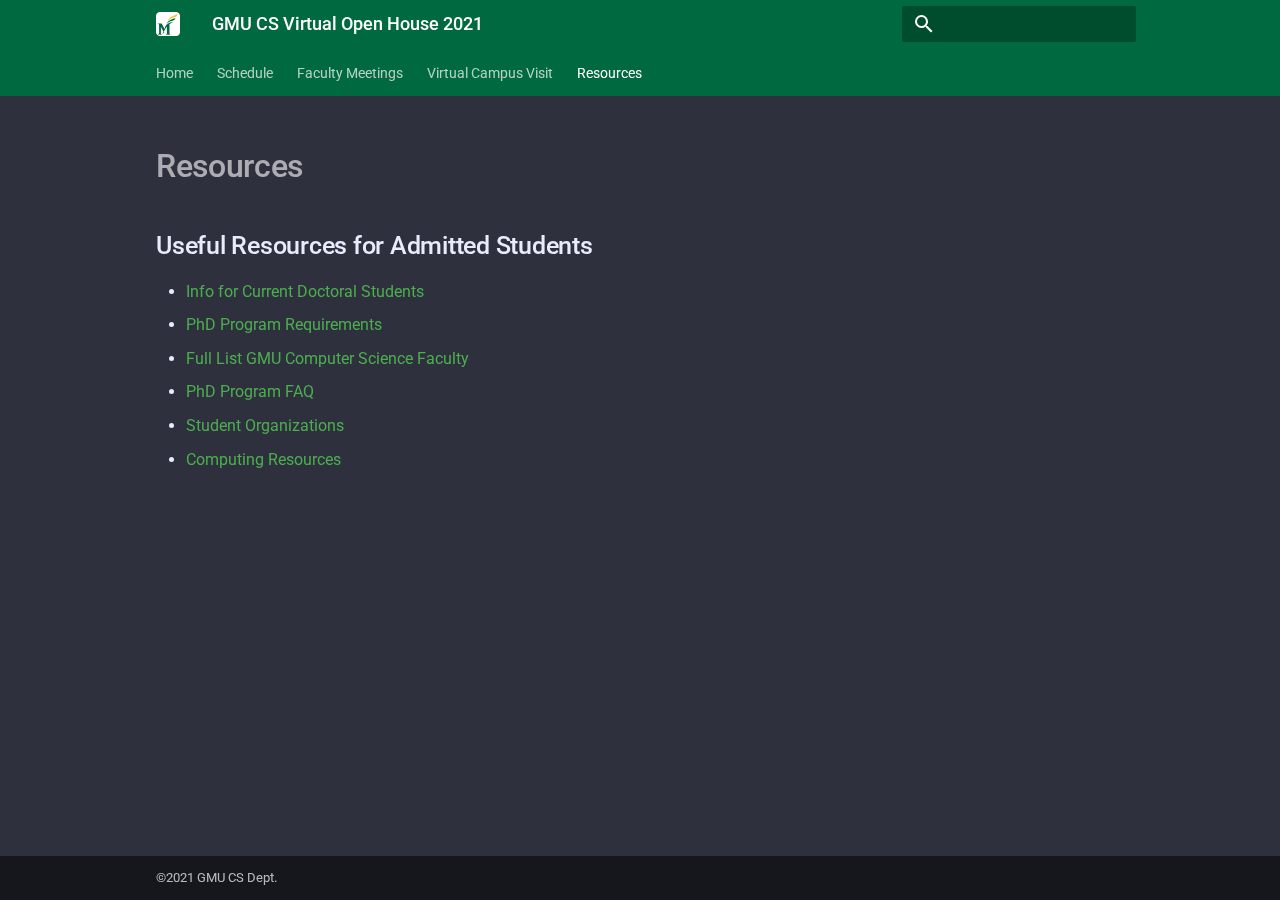
<file: resources/index.html>
<!doctype html>
<html lang="en" class="no-js">
  <head>
    
      <meta charset="utf-8">
      <meta name="viewport" content="width=device-width,initial-scale=1">
      
      
        <meta name="author" content="GMU CS Dept.">
      
      
      
        
      
      <link rel="icon" href="../images/GMU-Logo.png">
      <meta name="generator" content="mkdocs-1.2.3, mkdocs-material-8.2.3+insiders-4.10.0">
    
    
      
        <title>Resources - GMU CS Virtual Open House 2021</title>
      
    
    
      <link rel="stylesheet" href="../assets/stylesheets/main.7db4a7c2.min.css">
      
        
        <link rel="stylesheet" href="../assets/stylesheets/palette.e6a45f82.min.css">
        
          
          
          <meta name="theme-color" content="#4cae4f">
        
      
      
    
    
    
      
        
        <link rel="preconnect" href="https://fonts.gstatic.com" crossorigin>
        <link rel="stylesheet" href="https://fonts.googleapis.com/css?family=Roboto:300,300i,400,400i,700,700i%7CRoboto+Mono:400,400i,700,700i&display=fallback">
        <style>:root{--md-text-font:"Roboto";--md-code-font:"Roboto Mono"}</style>
      
    
    
      <link rel="stylesheet" href="../stylesheets/extra.css">
    
    <script>__md_scope=new URL("..",location),__md_hash=e=>[...e].reduce((e,_)=>(e<<5)-e+_.charCodeAt(0),0),__md_get=(e,_=localStorage,t=__md_scope)=>JSON.parse(_.getItem(t.pathname+"."+e)),__md_set=(e,_,t=localStorage,a=__md_scope)=>{try{t.setItem(a.pathname+"."+e,JSON.stringify(_))}catch(e){}}</script>
    
      

    
    
    
  </head>
  
  
    
    
    
    
    
    <body dir="ltr" data-md-color-scheme="slate" data-md-color-primary="green" data-md-color-accent="light-green">
  
    
    
    
      
    
      
    
      
    
      
    
      
    
    
    <input class="md-toggle" data-md-toggle="drawer" type="checkbox" id="__drawer" autocomplete="off">
    <input class="md-toggle" data-md-toggle="search" type="checkbox" id="__search" autocomplete="off">
    <label class="md-overlay" for="__drawer"></label>
    <div data-md-component="skip">
      
        
        <a href="#useful-resources-for-admitted-students" class="md-skip">
          Skip to content
        </a>
      
    </div>
    <div data-md-component="announce">
      
    </div>
    
    
      

<header class="md-header" data-md-component="header">
  <nav class="md-header__inner md-grid" aria-label="Header">
    <a href=".." title="GMU CS Virtual Open House 2021" class="md-header__button md-logo" aria-label="GMU CS Virtual Open House 2021" data-md-component="logo">
      
  <img src="../images/GMU-Logo.png" alt="logo">

    </a>
    <label class="md-header__button md-icon" for="__drawer">
      <svg xmlns="http://www.w3.org/2000/svg" viewBox="0 0 24 24"><path d="M3 6h18v2H3V6m0 5h18v2H3v-2m0 5h18v2H3v-2z"/></svg>
    </label>
    <div class="md-header__title" data-md-component="header-title">
      <div class="md-header__ellipsis">
        <div class="md-header__topic">
          <span class="md-ellipsis">
            GMU CS Virtual Open House 2021
          </span>
        </div>
        <div class="md-header__topic" data-md-component="header-topic">
          <span class="md-ellipsis">
            
              Resources
            
          </span>
        </div>
      </div>
    </div>
    
    
    
      <label class="md-header__button md-icon" for="__search">
        <svg xmlns="http://www.w3.org/2000/svg" viewBox="0 0 24 24"><path d="M9.5 3A6.5 6.5 0 0 1 16 9.5c0 1.61-.59 3.09-1.56 4.23l.27.27h.79l5 5-1.5 1.5-5-5v-.79l-.27-.27A6.516 6.516 0 0 1 9.5 16 6.5 6.5 0 0 1 3 9.5 6.5 6.5 0 0 1 9.5 3m0 2C7 5 5 7 5 9.5S7 14 9.5 14 14 12 14 9.5 12 5 9.5 5z"/></svg>
      </label>
      <div class="md-search" data-md-component="search" role="dialog">
  <label class="md-search__overlay" for="__search"></label>
  <div class="md-search__inner" role="search">
    <form class="md-search__form" name="search">
      <input type="text" class="md-search__input" name="query" aria-label="Search" placeholder="Search" autocapitalize="off" autocorrect="off" autocomplete="off" spellcheck="false" data-md-component="search-query" required>
      <label class="md-search__icon md-icon" for="__search">
        <svg xmlns="http://www.w3.org/2000/svg" viewBox="0 0 24 24"><path d="M9.5 3A6.5 6.5 0 0 1 16 9.5c0 1.61-.59 3.09-1.56 4.23l.27.27h.79l5 5-1.5 1.5-5-5v-.79l-.27-.27A6.516 6.516 0 0 1 9.5 16 6.5 6.5 0 0 1 3 9.5 6.5 6.5 0 0 1 9.5 3m0 2C7 5 5 7 5 9.5S7 14 9.5 14 14 12 14 9.5 12 5 9.5 5z"/></svg>
        <svg xmlns="http://www.w3.org/2000/svg" viewBox="0 0 24 24"><path d="M20 11v2H8l5.5 5.5-1.42 1.42L4.16 12l7.92-7.92L13.5 5.5 8 11h12z"/></svg>
      </label>
      <nav class="md-search__options" aria-label="Search">
        
        <button type="reset" class="md-search__icon md-icon" aria-label="Clear" tabindex="-1">
          <svg xmlns="http://www.w3.org/2000/svg" viewBox="0 0 24 24"><path d="M19 6.41 17.59 5 12 10.59 6.41 5 5 6.41 10.59 12 5 17.59 6.41 19 12 13.41 17.59 19 19 17.59 13.41 12 19 6.41z"/></svg>
        </button>
      </nav>
      
    </form>
    <div class="md-search__output">
      <div class="md-search__scrollwrap" data-md-scrollfix>
        <div class="md-search-result" data-md-component="search-result">
          <div class="md-search-result__meta">
            Initializing search
          </div>
          <ol class="md-search-result__list"></ol>
        </div>
      </div>
    </div>
  </div>
</div>
    
    
  </nav>
  
</header>
    
    <div class="md-container" data-md-component="container">
      
      
        
          
            
<nav class="md-tabs" aria-label="Tabs" data-md-component="tabs">
  <div class="md-tabs__inner md-grid">
    <ul class="md-tabs__list">
      
        


  
    
    
  
  
    <li class="md-tabs__item">
      <a href=".." class="md-tabs__link">
        
  
  Home

      </a>
    </li>
  

      
        


  
    
    
  
  
    <li class="md-tabs__item">
      <a href="../schedule/" class="md-tabs__link">
        
  
  Schedule

      </a>
    </li>
  

      
        


  
    
    
  
  
    <li class="md-tabs__item">
      <a href="../faculty-meetings/" class="md-tabs__link">
        
  
  Faculty Meetings

      </a>
    </li>
  

      
        


  
    
    
  
  
    <li class="md-tabs__item">
      <a href="../virtual-visit/" class="md-tabs__link">
        
  
  Virtual Campus Visit

      </a>
    </li>
  

      
        


  
    
    
      
    
  
  
    <li class="md-tabs__item">
      <a href="./" class="md-tabs__link md-tabs__link--active">
        
  
  Resources

      </a>
    </li>
  

      
    </ul>
  </div>
</nav>
          
        
      
      <main class="md-main" data-md-component="main">
        <div class="md-main__inner md-grid">
          
            
              
                
              
              <div class="md-sidebar md-sidebar--primary" data-md-component="sidebar" data-md-type="navigation" hidden>
                <div class="md-sidebar__scrollwrap">
                  <div class="md-sidebar__inner">
                    

  


<nav class="md-nav md-nav--primary md-nav--lifted" aria-label="Navigation" data-md-level="0">
  <label class="md-nav__title" for="__drawer">
    <a href=".." title="GMU CS Virtual Open House 2021" class="md-nav__button md-logo" aria-label="GMU CS Virtual Open House 2021" data-md-component="logo">
      
  <img src="../images/GMU-Logo.png" alt="logo">

    </a>
    GMU CS Virtual Open House 2021
  </label>
  
  <ul class="md-nav__list" data-md-scrollfix>
    
      
      
      


  
  
  
    <li class="md-nav__item">
      <a href=".." class="md-nav__link">
        
  
  <span class="md-ellipsis">
    Home
  </span>

      </a>
    </li>
  

    
      
      
      


  
  
  
    <li class="md-nav__item">
      <a href="../schedule/" class="md-nav__link">
        
  
  <span class="md-ellipsis">
    Schedule
  </span>

      </a>
    </li>
  

    
      
      
      


  
  
  
    <li class="md-nav__item">
      <a href="../faculty-meetings/" class="md-nav__link">
        
  
  <span class="md-ellipsis">
    Faculty Meetings
  </span>

      </a>
    </li>
  

    
      
      
      


  
  
  
    <li class="md-nav__item">
      <a href="../virtual-visit/" class="md-nav__link">
        
  
  <span class="md-ellipsis">
    Virtual Campus Visit
  </span>

      </a>
    </li>
  

    
      
      
      


  
  
    
  
  
    <li class="md-nav__item md-nav__item--active">
      
      <input class="md-nav__toggle md-toggle" data-md-toggle="toc" type="checkbox" id="__toc">
      
      
      
        <label class="md-nav__link md-nav__link--active" for="__toc">
          
  
  <span class="md-ellipsis">
    Resources
  </span>

          <span class="md-nav__icon md-icon"></span>
        </label>
      
      <a href="./" class="md-nav__link md-nav__link--active">
        
  
  <span class="md-ellipsis">
    Resources
  </span>

      </a>
      
        

<nav class="md-nav md-nav--secondary" aria-label="Table of contents">
  
  
  
  
    <label class="md-nav__title" for="__toc">
      <span class="md-nav__icon md-icon"></span>
      Table of contents
    </label>
    <ul class="md-nav__list" data-md-component="toc" data-md-scrollfix>
      
        <li class="md-nav__item">
  <a href="#useful-resources-for-admitted-students" class="md-nav__link">
    Useful Resources for Admitted Students
  </a>
  
</li>
      
    </ul>
  
</nav>
      
    </li>
  

    
  </ul>
</nav>
                  </div>
                </div>
              </div>
            
            
              
                
              
              <div class="md-sidebar md-sidebar--secondary" data-md-component="sidebar" data-md-type="toc" hidden>
                <div class="md-sidebar__scrollwrap">
                  <div class="md-sidebar__inner">
                    

<nav class="md-nav md-nav--secondary" aria-label="Table of contents">
  
  
  
  
    <label class="md-nav__title" for="__toc">
      <span class="md-nav__icon md-icon"></span>
      Table of contents
    </label>
    <ul class="md-nav__list" data-md-component="toc" data-md-scrollfix>
      
        <li class="md-nav__item">
  <a href="#useful-resources-for-admitted-students" class="md-nav__link">
    Useful Resources for Admitted Students
  </a>
  
</li>
      
    </ul>
  
</nav>
                  </div>
                </div>
              </div>
            
          
          <div class="md-content" data-md-component="content">
            <article class="md-content__inner md-typeset">
              
                


  <h1>Resources</h1>

<h2 id="useful-resources-for-admitted-students">Useful Resources for Admitted Students</h2>
<ul>
<li><a href="https://cs.gmu.edu/current-students/doctoral-students/">Info for Current Doctoral Students</a></li>
<li><a href="https://cs.gmu.edu/current-students/doctoral-students/degree-requirements/">PhD Program Requirements</a></li>
<li><a href="https://cs.gmu.edu/directory/by-category/faculty/">Full List GMU Computer Science Faculty</a></li>
<li><a href="https://cs.gmu.edu/prospective-students/phd-program/faqs/">PhD Program FAQ</a></li>
<li><a href="https://cs.gmu.edu/community/student-organizations/">Student Organizations</a></li>
<li><a href="https://cs.gmu.edu/resources/computer-accounts/">Computing Resources</a></li>
</ul>


  



              
            </article>
            
          </div>
        </div>
        
      </main>
      
        <footer class="md-footer">
  
    <nav class="md-footer__inner md-grid" aria-label="Footer">
      
        
        <a href="../virtual-visit/" class="md-footer__link md-footer__link--prev" aria-label="Previous: Virtual Campus Visit" rel="prev">
          <div class="md-footer__button md-icon">
            <svg xmlns="http://www.w3.org/2000/svg" viewBox="0 0 24 24"><path d="M20 11v2H8l5.5 5.5-1.42 1.42L4.16 12l7.92-7.92L13.5 5.5 8 11h12z"/></svg>
          </div>
          <div class="md-footer__title">
            <div class="md-ellipsis">
              <span class="md-footer__direction">
                Previous
              </span>
              Virtual Campus Visit
            </div>
          </div>
        </a>
      
      
    </nav>
  
  <div class="md-footer-meta md-typeset">
    <div class="md-footer-meta__inner md-grid">
      <div class="md-copyright">
  
    <div class="md-copyright__highlight">
      ©2021 GMU CS Dept.
    </div>
  
  
</div>
      
    </div>
  </div>
</footer>
      
    </div>
    <div class="md-dialog" data-md-component="dialog">
      <div class="md-dialog__inner md-typeset"></div>
    </div>
    
    <script id="__config" type="application/json">{"base": "..", "features": ["navigation.tabs"], "translations": {"clipboard.copy": "Copy to clipboard", "clipboard.copied": "Copied to clipboard", "search.config.lang": "en", "search.config.pipeline": "stopWordFilter", "search.config.separator": "[\\s\\-]+", "search.placeholder": "Search", "search.result.placeholder": "Type to start searching", "search.result.none": "No matching documents", "search.result.one": "1 matching document", "search.result.other": "# matching documents", "search.result.more.one": "1 more on this page", "search.result.more.other": "# more on this page", "search.result.term.missing": "Missing", "select.version.title": "Select version"}, "search": "../assets/javascripts/workers/search.5c9dbbf3.min.js"}</script>
    
    
      <script src="../assets/javascripts/bundle.b1fded9d.min.js"></script>
      
    
  </body>
</html>
</file>
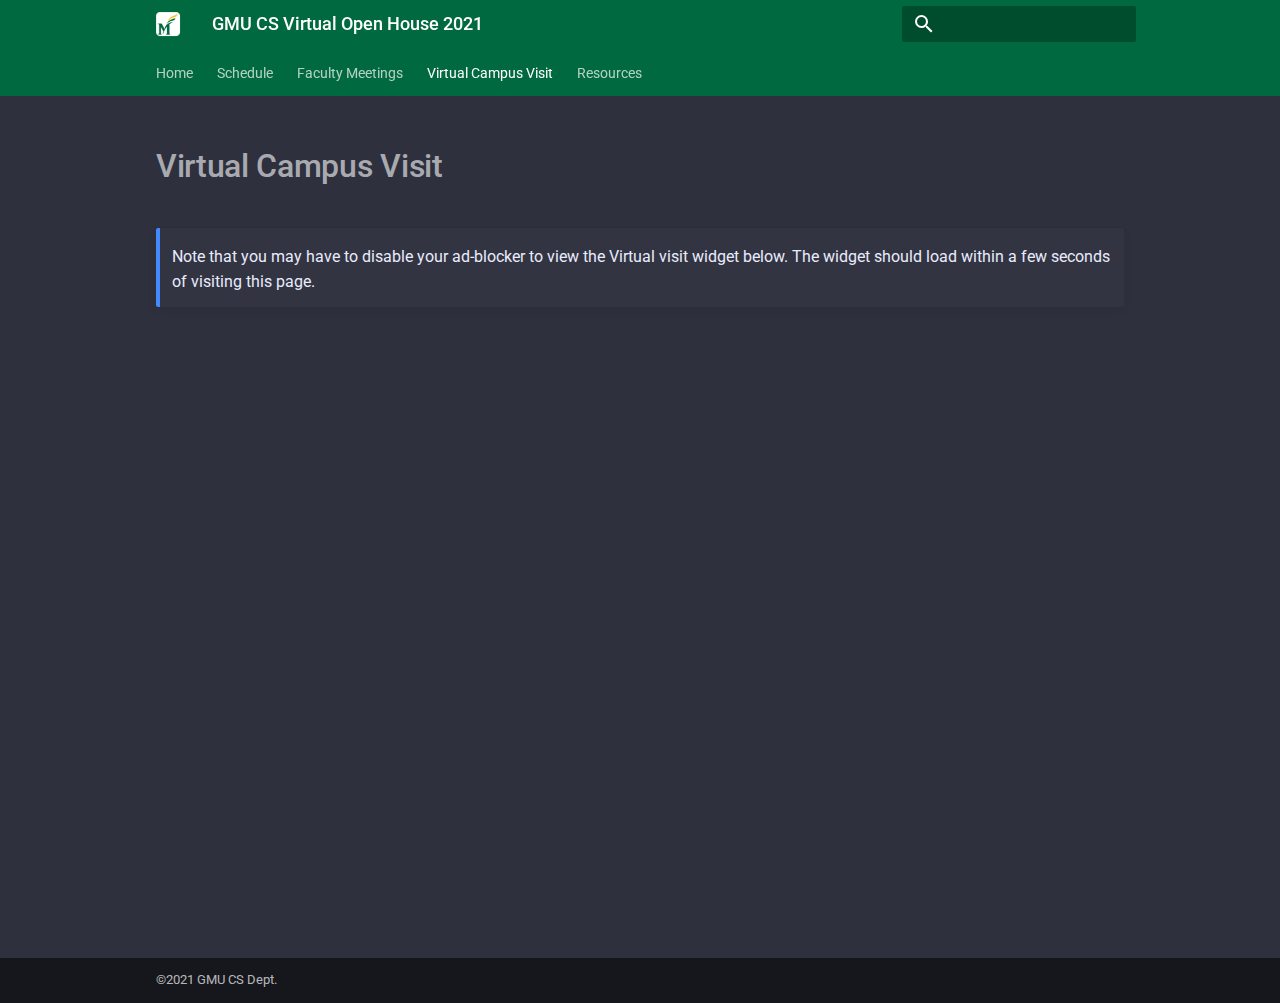
<file: virtual-visit/index.html>
<!doctype html>
<html lang="en" class="no-js">
  <head>
    
      <meta charset="utf-8">
      <meta name="viewport" content="width=device-width,initial-scale=1">
      
      
        <meta name="author" content="GMU CS Dept.">
      
      
      
        
      
      <link rel="icon" href="../images/GMU-Logo.png">
      <meta name="generator" content="mkdocs-1.2.3, mkdocs-material-8.2.3+insiders-4.10.0">
    
    
      
        <title>Virtual Campus Visit - GMU CS Virtual Open House 2021</title>
      
    
    
      <link rel="stylesheet" href="../assets/stylesheets/main.7db4a7c2.min.css">
      
        
        <link rel="stylesheet" href="../assets/stylesheets/palette.e6a45f82.min.css">
        
          
          
          <meta name="theme-color" content="#4cae4f">
        
      
      
    
    
    
      
        
        <link rel="preconnect" href="https://fonts.gstatic.com" crossorigin>
        <link rel="stylesheet" href="https://fonts.googleapis.com/css?family=Roboto:300,300i,400,400i,700,700i%7CRoboto+Mono:400,400i,700,700i&display=fallback">
        <style>:root{--md-text-font:"Roboto";--md-code-font:"Roboto Mono"}</style>
      
    
    
      <link rel="stylesheet" href="../stylesheets/extra.css">
    
    <script>__md_scope=new URL("..",location),__md_hash=e=>[...e].reduce((e,_)=>(e<<5)-e+_.charCodeAt(0),0),__md_get=(e,_=localStorage,t=__md_scope)=>JSON.parse(_.getItem(t.pathname+"."+e)),__md_set=(e,_,t=localStorage,a=__md_scope)=>{try{t.setItem(a.pathname+"."+e,JSON.stringify(_))}catch(e){}}</script>
    
      

    
    
    
  </head>
  
  
    
    
    
    
    
    <body dir="ltr" data-md-color-scheme="slate" data-md-color-primary="green" data-md-color-accent="light-green">
  
    
    
    
      
    
      
    
      
    
      
    
      
    
    
    <input class="md-toggle" data-md-toggle="drawer" type="checkbox" id="__drawer" autocomplete="off">
    <input class="md-toggle" data-md-toggle="search" type="checkbox" id="__search" autocomplete="off">
    <label class="md-overlay" for="__drawer"></label>
    <div data-md-component="skip">
      
    </div>
    <div data-md-component="announce">
      
    </div>
    
    
      

<header class="md-header" data-md-component="header">
  <nav class="md-header__inner md-grid" aria-label="Header">
    <a href=".." title="GMU CS Virtual Open House 2021" class="md-header__button md-logo" aria-label="GMU CS Virtual Open House 2021" data-md-component="logo">
      
  <img src="../images/GMU-Logo.png" alt="logo">

    </a>
    <label class="md-header__button md-icon" for="__drawer">
      <svg xmlns="http://www.w3.org/2000/svg" viewBox="0 0 24 24"><path d="M3 6h18v2H3V6m0 5h18v2H3v-2m0 5h18v2H3v-2z"/></svg>
    </label>
    <div class="md-header__title" data-md-component="header-title">
      <div class="md-header__ellipsis">
        <div class="md-header__topic">
          <span class="md-ellipsis">
            GMU CS Virtual Open House 2021
          </span>
        </div>
        <div class="md-header__topic" data-md-component="header-topic">
          <span class="md-ellipsis">
            
              Virtual Campus Visit
            
          </span>
        </div>
      </div>
    </div>
    
    
    
      <label class="md-header__button md-icon" for="__search">
        <svg xmlns="http://www.w3.org/2000/svg" viewBox="0 0 24 24"><path d="M9.5 3A6.5 6.5 0 0 1 16 9.5c0 1.61-.59 3.09-1.56 4.23l.27.27h.79l5 5-1.5 1.5-5-5v-.79l-.27-.27A6.516 6.516 0 0 1 9.5 16 6.5 6.5 0 0 1 3 9.5 6.5 6.5 0 0 1 9.5 3m0 2C7 5 5 7 5 9.5S7 14 9.5 14 14 12 14 9.5 12 5 9.5 5z"/></svg>
      </label>
      <div class="md-search" data-md-component="search" role="dialog">
  <label class="md-search__overlay" for="__search"></label>
  <div class="md-search__inner" role="search">
    <form class="md-search__form" name="search">
      <input type="text" class="md-search__input" name="query" aria-label="Search" placeholder="Search" autocapitalize="off" autocorrect="off" autocomplete="off" spellcheck="false" data-md-component="search-query" required>
      <label class="md-search__icon md-icon" for="__search">
        <svg xmlns="http://www.w3.org/2000/svg" viewBox="0 0 24 24"><path d="M9.5 3A6.5 6.5 0 0 1 16 9.5c0 1.61-.59 3.09-1.56 4.23l.27.27h.79l5 5-1.5 1.5-5-5v-.79l-.27-.27A6.516 6.516 0 0 1 9.5 16 6.5 6.5 0 0 1 3 9.5 6.5 6.5 0 0 1 9.5 3m0 2C7 5 5 7 5 9.5S7 14 9.5 14 14 12 14 9.5 12 5 9.5 5z"/></svg>
        <svg xmlns="http://www.w3.org/2000/svg" viewBox="0 0 24 24"><path d="M20 11v2H8l5.5 5.5-1.42 1.42L4.16 12l7.92-7.92L13.5 5.5 8 11h12z"/></svg>
      </label>
      <nav class="md-search__options" aria-label="Search">
        
        <button type="reset" class="md-search__icon md-icon" aria-label="Clear" tabindex="-1">
          <svg xmlns="http://www.w3.org/2000/svg" viewBox="0 0 24 24"><path d="M19 6.41 17.59 5 12 10.59 6.41 5 5 6.41 10.59 12 5 17.59 6.41 19 12 13.41 17.59 19 19 17.59 13.41 12 19 6.41z"/></svg>
        </button>
      </nav>
      
    </form>
    <div class="md-search__output">
      <div class="md-search__scrollwrap" data-md-scrollfix>
        <div class="md-search-result" data-md-component="search-result">
          <div class="md-search-result__meta">
            Initializing search
          </div>
          <ol class="md-search-result__list"></ol>
        </div>
      </div>
    </div>
  </div>
</div>
    
    
  </nav>
  
</header>
    
    <div class="md-container" data-md-component="container">
      
      
        
          
            
<nav class="md-tabs" aria-label="Tabs" data-md-component="tabs">
  <div class="md-tabs__inner md-grid">
    <ul class="md-tabs__list">
      
        


  
    
    
  
  
    <li class="md-tabs__item">
      <a href=".." class="md-tabs__link">
        
  
  Home

      </a>
    </li>
  

      
        


  
    
    
  
  
    <li class="md-tabs__item">
      <a href="../schedule/" class="md-tabs__link">
        
  
  Schedule

      </a>
    </li>
  

      
        


  
    
    
  
  
    <li class="md-tabs__item">
      <a href="../faculty-meetings/" class="md-tabs__link">
        
  
  Faculty Meetings

      </a>
    </li>
  

      
        


  
    
    
      
    
  
  
    <li class="md-tabs__item">
      <a href="./" class="md-tabs__link md-tabs__link--active">
        
  
  Virtual Campus Visit

      </a>
    </li>
  

      
        


  
    
    
  
  
    <li class="md-tabs__item">
      <a href="../resources/" class="md-tabs__link">
        
  
  Resources

      </a>
    </li>
  

      
    </ul>
  </div>
</nav>
          
        
      
      <main class="md-main" data-md-component="main">
        <div class="md-main__inner md-grid">
          
            
              
                
              
              <div class="md-sidebar md-sidebar--primary" data-md-component="sidebar" data-md-type="navigation" hidden>
                <div class="md-sidebar__scrollwrap">
                  <div class="md-sidebar__inner">
                    

  


<nav class="md-nav md-nav--primary md-nav--lifted" aria-label="Navigation" data-md-level="0">
  <label class="md-nav__title" for="__drawer">
    <a href=".." title="GMU CS Virtual Open House 2021" class="md-nav__button md-logo" aria-label="GMU CS Virtual Open House 2021" data-md-component="logo">
      
  <img src="../images/GMU-Logo.png" alt="logo">

    </a>
    GMU CS Virtual Open House 2021
  </label>
  
  <ul class="md-nav__list" data-md-scrollfix>
    
      
      
      


  
  
  
    <li class="md-nav__item">
      <a href=".." class="md-nav__link">
        
  
  <span class="md-ellipsis">
    Home
  </span>

      </a>
    </li>
  

    
      
      
      


  
  
  
    <li class="md-nav__item">
      <a href="../schedule/" class="md-nav__link">
        
  
  <span class="md-ellipsis">
    Schedule
  </span>

      </a>
    </li>
  

    
      
      
      


  
  
  
    <li class="md-nav__item">
      <a href="../faculty-meetings/" class="md-nav__link">
        
  
  <span class="md-ellipsis">
    Faculty Meetings
  </span>

      </a>
    </li>
  

    
      
      
      


  
  
    
  
  
    <li class="md-nav__item md-nav__item--active">
      
      <input class="md-nav__toggle md-toggle" data-md-toggle="toc" type="checkbox" id="__toc">
      
      
      
      <a href="./" class="md-nav__link md-nav__link--active">
        
  
  <span class="md-ellipsis">
    Virtual Campus Visit
  </span>

      </a>
      
    </li>
  

    
      
      
      


  
  
  
    <li class="md-nav__item">
      <a href="../resources/" class="md-nav__link">
        
  
  <span class="md-ellipsis">
    Resources
  </span>

      </a>
    </li>
  

    
  </ul>
</nav>
                  </div>
                </div>
              </div>
            
            
          
          <div class="md-content" data-md-component="content">
            <article class="md-content__inner md-typeset">
              
                


  <h1>Virtual Campus Visit</h1>

<div class="admonition note">
<p>Note that you may have to disable your ad-blocker to view the Virtual visit widget below. The widget should load within a few seconds of visiting this page.</p>
</div>
<iframe allowfullscreen="" allow="autoplay;" id="virtualtour_iframe" role="button" title="Virtual Reality, Virtual Tour" frameborder="0" style="max-width:100%;width:100%;height:600px;overflow-x:hidden;overflow-y:auto;border: none;margin:0;" src="https://www.youvisit.com/tour/61419/?pl=v&amp;hover=1&amp;embed_type=immersive&amp;index=0&amp;embed=101864440845285413&amp;ab=null&amp;reff=https%3A%2F%2Fwww2.gmu.edu%2Fvirtual-experience" scrolling="no" width="100%" height="100%"></iframe>


  



              
            </article>
            
          </div>
        </div>
        
      </main>
      
        <footer class="md-footer">
  
    <nav class="md-footer__inner md-grid" aria-label="Footer">
      
        
        <a href="../faculty-meetings/" class="md-footer__link md-footer__link--prev" aria-label="Previous: Faculty Meetings" rel="prev">
          <div class="md-footer__button md-icon">
            <svg xmlns="http://www.w3.org/2000/svg" viewBox="0 0 24 24"><path d="M20 11v2H8l5.5 5.5-1.42 1.42L4.16 12l7.92-7.92L13.5 5.5 8 11h12z"/></svg>
          </div>
          <div class="md-footer__title">
            <div class="md-ellipsis">
              <span class="md-footer__direction">
                Previous
              </span>
              Faculty Meetings
            </div>
          </div>
        </a>
      
      
        
        <a href="../resources/" class="md-footer__link md-footer__link--next" aria-label="Next: Resources" rel="next">
          <div class="md-footer__title">
            <div class="md-ellipsis">
              <span class="md-footer__direction">
                Next
              </span>
              Resources
            </div>
          </div>
          <div class="md-footer__button md-icon">
            <svg xmlns="http://www.w3.org/2000/svg" viewBox="0 0 24 24"><path d="M4 11v2h12l-5.5 5.5 1.42 1.42L19.84 12l-7.92-7.92L10.5 5.5 16 11H4z"/></svg>
          </div>
        </a>
      
    </nav>
  
  <div class="md-footer-meta md-typeset">
    <div class="md-footer-meta__inner md-grid">
      <div class="md-copyright">
  
    <div class="md-copyright__highlight">
      ©2021 GMU CS Dept.
    </div>
  
  
</div>
      
    </div>
  </div>
</footer>
      
    </div>
    <div class="md-dialog" data-md-component="dialog">
      <div class="md-dialog__inner md-typeset"></div>
    </div>
    
    <script id="__config" type="application/json">{"base": "..", "features": ["navigation.tabs"], "translations": {"clipboard.copy": "Copy to clipboard", "clipboard.copied": "Copied to clipboard", "search.config.lang": "en", "search.config.pipeline": "stopWordFilter", "search.config.separator": "[\\s\\-]+", "search.placeholder": "Search", "search.result.placeholder": "Type to start searching", "search.result.none": "No matching documents", "search.result.one": "1 matching document", "search.result.other": "# matching documents", "search.result.more.one": "1 more on this page", "search.result.more.other": "# more on this page", "search.result.term.missing": "Missing", "select.version.title": "Select version"}, "search": "../assets/javascripts/workers/search.5c9dbbf3.min.js"}</script>
    
    
      <script src="../assets/javascripts/bundle.b1fded9d.min.js"></script>
      
    
  </body>
</html>
</file>
<file: stylesheets/extra.css>
[data-md-color-scheme="gmu"] {
  --md-primary-fg-color:        #01693F;
  --md-primary-fg-color--light: #2fb170;
  --md-primary-fg-color--dark:  #01693F;
  --md-accent-fg-color: #007F4D;
}

[data-md-color-scheme="slate"] {
  --md-default-fg-color--light: hsla(134.3, 0%, 99.5%, 0.61);
  --md-default-fg-color--lightest: hsla(232, 0%, 100%, 0.92);
  --md-primary-fg-color: #4cae4f; 
}

.md-nav__title[for=__drawer] {
  background-color: #01693F !important;
}

.md-nav__title[for=__toc] {
  background-color: var(--md-default-bg-color) !important;
}

.md-typeset table:not([class]){
  box-shadow: 0 .2rem .5rem rgba(0,0,0,.4),0 0 .05rem rgba(0,0,0,.1);
}

.md-header{
  background-color: #01693F;
}

.md-search-result__meta{
   color:  hsla(134.3, 0%, 51%, 0.61) !important;
   background-color: hsla(240.62, 0%, 100%, 0) !important;
}

.card{
background-color:  var(--md-admonition-bg-color)!important;
}

.md-tabs{
  background-color: #01693F;
}

th {
  color:  var(--md-default-bg-color)!important;
  background-color: var(--md-default-fg-color--light)!important;
}

p {
font-size: 16px;
}

ul {
font-size: 16px;
}

ol {
font-size: 16px;
}



input {
  position: relative;
  padding: 15px 0 0;
  margin-top: 10px;
  width: 50%;
}

input {
  font-family: inherit;
  width: 70%;
  border: 0;
  border-bottom: 2px solid #9b9b9b;
  outline: 0;
  font-size: 0.7rem;
  color: $gray;
  padding: 7px 0;
  background: transparent;
  transition: border-color 0.2s;

  &::placeholder {
    color: transparent;
  }

  &:placeholder-shown ~ .form__label {
    font-size: 1.3rem;
    cursor: text;
    top: 20px;
  }
}

.form__label {
  position: absolute;
  top: 0;
  display: block;
  transition: 0.2s;
  font-size: 1rem;
  color: $gray;
}

input:focus {
  ~ .form__label {
    position: absolute;
    top: 0;
    display: block;
    transition: 0.2s;
    font-size: 1rem;
    color: $gray;
    font-weight:700;    
  }
  padding-bottom: 6px;  
  font-weight: 700;
  border-width: 3px;
  border-image: linear-gradient(to right, $primary,$secondary);
  border-image-slice: 1;
}
/* reset input */
input{
  &:required,&:invalid { box-shadow:none; }
}

.md-search__input{
  font-family: inherit;
  width: 100%;
  border: 0;
  border-bottom: 0;
  outline: 0;
  transition: border-color 0.2s;
  margin-top:  0px;

  &::placeholder {
    color: transparent;
  }

  &:placeholder-shown ~ .form__label {
    font-size: 0.5rem;
    cursor: text;
    top: 0px;
  }
}
}

.md-header__topic{
  font-weight: 500;
}

.md-ellipsis{
  font-weight: 500;
}

.md-header__ellipsis{
  font-weight: 500;
}

.md-header__topic:first-child{
  font-weight: 500;
}

.md-header__title{
  font-weight: 500;
}

.md-typeset h2 {
  font-weight: 500;
}

.md-typeset h1 {
  font-weight: 500;
}

.md-footer__inner {
  display: none;
  visibility: hidden;
}

.md-button--primary{
  background-color: #01693F !important;
  border-color: #01693F !important; 
}

.md-grid {
  max-width: 1000px;
}

/*.md-sidebar--primary {
  visibility: hidden;
  width: 150px;
}*/

/*@media screen and (max-width: 600px) {
  .md-sidebar--primary {
    visibility: visible;
  }
}*/
@media only screen 
  and (max-width: 76.25em){
    .md-sidebar--primary {
    visibility: visible;
  }
}

@media only screen 
  and (min-width: 76.25em){
    .md-sidebar--primary {
    visibility: hidden;
    width: 150px;
  }
}

}
</file>
<file: assets/stylesheets/main.7db4a7c2.min.css>
@charset "UTF-8";html{-webkit-text-size-adjust:none;-moz-text-size-adjust:none;-ms-text-size-adjust:none;text-size-adjust:none;box-sizing:border-box}*,:after,:before{box-sizing:inherit}@media (prefers-reduced-motion){*,:after,:before{transition:none!important}}body{margin:0}a,button,input,label{-webkit-tap-highlight-color:transparent}a{color:inherit;text-decoration:none}hr{border:0;box-sizing:content-box;display:block;height:.05rem;overflow:visible;padding:0}small{font-size:80%}sub,sup{line-height:1em}img{border-style:none}table{border-collapse:separate;border-spacing:0}td,th{font-weight:400;vertical-align:top}button{background:transparent;border:0;font-family:inherit;font-size:inherit;margin:0;padding:0}input{border:0;outline:none}:root{--md-default-fg-color:rgba(0,0,0,.87);--md-default-fg-color--light:rgba(0,0,0,.54);--md-default-fg-color--lighter:rgba(0,0,0,.32);--md-default-fg-color--lightest:rgba(0,0,0,.07);--md-default-bg-color:#fff;--md-default-bg-color--light:hsla(0,0%,100%,.7);--md-default-bg-color--lighter:hsla(0,0%,100%,.3);--md-default-bg-color--lightest:hsla(0,0%,100%,.12);--md-primary-fg-color:#4051b5;--md-primary-fg-color--light:#5d6cc0;--md-primary-fg-color--dark:#303fa1;--md-primary-bg-color:#fff;--md-primary-bg-color--light:hsla(0,0%,100%,.7);--md-accent-fg-color:#526cfe;--md-accent-fg-color--transparent:rgba(82,108,254,.1);--md-accent-bg-color:#fff;--md-accent-bg-color--light:hsla(0,0%,100%,.7);--md-shadow-z1:0 0.2rem 0.5rem rgba(0,0,0,.05),0 0 0.05rem rgba(0,0,0,.1);--md-shadow-z2:0 0.2rem 0.5rem rgba(0,0,0,.1),0 0 0.05rem rgba(0,0,0,.25);--md-shadow-z3:0 0.2rem 0.5rem rgba(0,0,0,.2),0 0 0.05rem rgba(0,0,0,.35)}:root>*{--md-code-fg-color:#36464e;--md-code-bg-color:#f5f5f5;--md-code-hl-color:rgba(255,255,0,.5);--md-code-hl-number-color:#d52a2a;--md-code-hl-special-color:#db1457;--md-code-hl-function-color:#a846b9;--md-code-hl-constant-color:#6e59d9;--md-code-hl-keyword-color:#3f6ec6;--md-code-hl-string-color:#1c7d4d;--md-code-hl-name-color:var(--md-code-fg-color);--md-code-hl-operator-color:var(--md-default-fg-color--light);--md-code-hl-punctuation-color:var(--md-default-fg-color--light);--md-code-hl-comment-color:var(--md-default-fg-color--light);--md-code-hl-generic-color:var(--md-default-fg-color--light);--md-code-hl-variable-color:var(--md-default-fg-color--light);--md-typeset-color:var(--md-default-fg-color);--md-typeset-a-color:var(--md-primary-fg-color);--md-typeset-mark-color:rgba(255,255,0,.5);--md-typeset-del-color:rgba(245,80,61,.15);--md-typeset-ins-color:rgba(11,213,112,.15);--md-typeset-kbd-color:#fafafa;--md-typeset-kbd-accent-color:#fff;--md-typeset-kbd-border-color:#b8b8b8;--md-typeset-table-color:rgba(0,0,0,.12);--md-admonition-fg-color:var(--md-default-fg-color);--md-admonition-bg-color:var(--md-default-bg-color);--md-footer-fg-color:#fff;--md-footer-fg-color--light:hsla(0,0%,100%,.7);--md-footer-fg-color--lighter:hsla(0,0%,100%,.3);--md-footer-bg-color:rgba(0,0,0,.87);--md-footer-bg-color--dark:rgba(0,0,0,.32)}.md-icon svg{fill:currentcolor;display:block;height:1.2rem;width:1.2rem}body{-webkit-font-smoothing:antialiased;-moz-osx-font-smoothing:grayscale;--md-text-font-family:var(--md-text-font,_),-apple-system,BlinkMacSystemFont,Helvetica,Arial,sans-serif;--md-code-font-family:var(--md-code-font,_),SFMono-Regular,Consolas,Menlo,monospace}aside,body,input{font-feature-settings:"kern","liga";color:var(--md-typeset-color);font-family:var(--md-text-font-family)}code,kbd,pre{font-feature-settings:"kern";font-family:var(--md-code-font-family)}:root{--md-typeset-table-sort-icon:url('data:image/svg+xml;charset=utf-8,<svg xmlns="http://www.w3.org/2000/svg" viewBox="0 0 24 24"><path d="m18 21-4-4h3V7h-3l4-4 4 4h-3v10h3M2 19v-2h10v2M2 13v-2h7v2M2 7V5h4v2H2z"/></svg>');--md-typeset-table-sort-icon--asc:url('data:image/svg+xml;charset=utf-8,<svg xmlns="http://www.w3.org/2000/svg" viewBox="0 0 24 24"><path d="M19 17h3l-4 4-4-4h3V3h2M2 17h10v2H2M6 5v2H2V5m0 6h7v2H2v-2z"/></svg>');--md-typeset-table-sort-icon--desc:url('data:image/svg+xml;charset=utf-8,<svg xmlns="http://www.w3.org/2000/svg" viewBox="0 0 24 24"><path d="M19 7h3l-4-4-4 4h3v14h2M2 17h10v2H2M6 5v2H2V5m0 6h7v2H2v-2z"/></svg>')}.md-typeset{-webkit-print-color-adjust:exact;color-adjust:exact;font-size:.8rem;line-height:1.6}@media print{.md-typeset{font-size:.68rem}}.md-typeset blockquote,.md-typeset dl,.md-typeset figure,.md-typeset ol,.md-typeset pre,.md-typeset ul{margin-bottom:1em;margin-top:1em}.md-typeset h1{color:var(--md-default-fg-color--light);font-size:2em;line-height:1.3;margin:0 0 1.25em}.md-typeset h1,.md-typeset h2{font-weight:300;letter-spacing:-.01em}.md-typeset h2{font-size:1.5625em;line-height:1.4;margin:1.6em 0 .64em}.md-typeset h3{font-size:1.25em;font-weight:400;letter-spacing:-.01em;line-height:1.5;margin:1.6em 0 .8em}.md-typeset h2+h3{margin-top:.8em}.md-typeset h4{font-weight:700;letter-spacing:-.01em;margin:1em 0}.md-typeset h5,.md-typeset h6{color:var(--md-default-fg-color--light);font-size:.8em;font-weight:700;letter-spacing:-.01em;margin:1.25em 0}.md-typeset h5{text-transform:uppercase}.md-typeset hr{border-bottom:.05rem solid var(--md-default-fg-color--lightest);display:flow-root;margin:1.5em 0}.md-typeset a{color:var(--md-typeset-a-color);word-break:break-word}.md-typeset a,.md-typeset a:before{transition:color 125ms}.md-typeset a:focus,.md-typeset a:hover{color:var(--md-accent-fg-color)}.md-typeset a.focus-visible{outline-color:var(--md-accent-fg-color);outline-offset:.2rem}.md-typeset code,.md-typeset kbd,.md-typeset pre{color:var(--md-code-fg-color);direction:ltr}@media print{.md-typeset code,.md-typeset kbd,.md-typeset pre{white-space:pre-wrap}}.md-typeset code{background-color:var(--md-code-bg-color);border-radius:.1rem;-webkit-box-decoration-break:clone;box-decoration-break:clone;font-size:.85em;padding:0 .2941176471em;word-break:break-word}.md-typeset code:not(.focus-visible){-webkit-tap-highlight-color:transparent;outline:none}.md-typeset a code{color:currentcolor}.md-typeset pre{display:flow-root;line-height:1.4;position:relative}.md-typeset pre>code{-webkit-box-decoration-break:slice;box-decoration-break:slice;box-shadow:none;display:block;margin:0;outline-color:var(--md-accent-fg-color);overflow:auto;padding:.7720588235em 1.1764705882em;scrollbar-color:var(--md-default-fg-color--lighter) transparent;scrollbar-width:thin;touch-action:auto;word-break:normal}.md-typeset pre>code:hover{scrollbar-color:var(--md-accent-fg-color) transparent}.md-typeset pre>code::-webkit-scrollbar{height:.2rem;width:.2rem}.md-typeset pre>code::-webkit-scrollbar-thumb{background-color:var(--md-default-fg-color--lighter)}.md-typeset pre>code::-webkit-scrollbar-thumb:hover{background-color:var(--md-accent-fg-color)}.md-typeset kbd{background-color:var(--md-typeset-kbd-color);border-radius:.1rem;box-shadow:0 .1rem 0 .05rem var(--md-typeset-kbd-border-color),0 .1rem 0 var(--md-typeset-kbd-border-color),0 -.1rem .2rem var(--md-typeset-kbd-accent-color) inset;color:var(--md-default-fg-color);display:inline-block;font-size:.75em;padding:0 .6666666667em;vertical-align:text-top;word-break:break-word}.md-typeset mark{background-color:var(--md-typeset-mark-color);-webkit-box-decoration-break:clone;box-decoration-break:clone;color:inherit;word-break:break-word}.md-typeset abbr{border-bottom:.05rem dotted var(--md-default-fg-color--light);cursor:help;text-decoration:none}@media (hover:none){.md-typeset abbr{position:relative}.md-typeset abbr[title]:-webkit-any(:focus,:hover):after{background-color:var(--md-default-fg-color);border-radius:.1rem;box-shadow:var(--md-shadow-z3);color:var(--md-default-bg-color);content:attr(title);display:inline-block;font-size:.7rem;margin-top:2em;max-width:80%;min-width:-webkit-max-content;min-width:max-content;padding:.2rem .3rem;position:absolute;width:auto}.md-typeset abbr[title]:-moz-any(:focus,:hover):after{background-color:var(--md-default-fg-color);border-radius:.1rem;box-shadow:var(--md-shadow-z3);color:var(--md-default-bg-color);content:attr(title);display:inline-block;font-size:.7rem;margin-top:2em;max-width:80%;min-width:-moz-max-content;min-width:max-content;padding:.2rem .3rem;position:absolute;width:auto}[dir=ltr] .md-typeset abbr[title]:-webkit-any(:focus,:hover):after{left:0}[dir=ltr] .md-typeset abbr[title]:-moz-any(:focus,:hover):after{left:0}[dir=ltr] .md-typeset abbr[title]:is(:focus,:hover):after{left:0}[dir=rtl] .md-typeset abbr[title]:-webkit-any(:focus,:hover):after{right:0}[dir=rtl] .md-typeset abbr[title]:-moz-any(:focus,:hover):after{right:0}[dir=rtl] .md-typeset abbr[title]:is(:focus,:hover):after{right:0}.md-typeset abbr[title]:is(:focus,:hover):after{background-color:var(--md-default-fg-color);border-radius:.1rem;box-shadow:var(--md-shadow-z3);color:var(--md-default-bg-color);content:attr(title);display:inline-block;font-size:.7rem;margin-top:2em;max-width:80%;min-width:-webkit-max-content;min-width:-moz-max-content;min-width:max-content;padding:.2rem .3rem;position:absolute;width:auto}}.md-typeset small{opacity:.75}[dir=ltr] .md-typeset sub,[dir=ltr] .md-typeset sup{margin-left:.078125em}[dir=rtl] .md-typeset sub,[dir=rtl] .md-typeset sup{margin-right:.078125em}[dir=ltr] .md-typeset blockquote{padding-left:.6rem}[dir=rtl] .md-typeset blockquote{padding-right:.6rem}[dir=ltr] .md-typeset blockquote{border-left:.2rem solid var(--md-default-fg-color--lighter)}[dir=rtl] .md-typeset blockquote{border-right:.2rem solid var(--md-default-fg-color--lighter)}.md-typeset blockquote{color:var(--md-default-fg-color--light);margin-left:0;margin-right:0}.md-typeset ul{list-style-type:disc}[dir=ltr] .md-typeset ol,[dir=ltr] .md-typeset ul{margin-left:.625em}[dir=rtl] .md-typeset ol,[dir=rtl] .md-typeset ul{margin-right:.625em}.md-typeset ol,.md-typeset ul{padding:0}.md-typeset ol:not([hidden]),.md-typeset ul:not([hidden]){display:flow-root}.md-typeset ol ol,.md-typeset ul ol{list-style-type:lower-alpha}.md-typeset ol ol ol,.md-typeset ul ol ol{list-style-type:lower-roman}[dir=ltr] .md-typeset ol li,[dir=ltr] .md-typeset ul li{margin-left:1.25em}[dir=rtl] .md-typeset ol li,[dir=rtl] .md-typeset ul li{margin-right:1.25em}.md-typeset ol li,.md-typeset ul li{margin-bottom:.5em}.md-typeset ol li :-webkit-any(p,blockquote),.md-typeset ul li :-webkit-any(p,blockquote){margin:.5em 0}.md-typeset ol li :-moz-any(p,blockquote),.md-typeset ul li :-moz-any(p,blockquote){margin:.5em 0}.md-typeset ol li :is(p,blockquote),.md-typeset ul li :is(p,blockquote){margin:.5em 0}.md-typeset ol li:last-child,.md-typeset ul li:last-child{margin-bottom:0}.md-typeset ol li :-webkit-any(ul,ol),.md-typeset ul li :-webkit-any(ul,ol){margin-bottom:.5em;margin-top:.5em}.md-typeset ol li :-moz-any(ul,ol),.md-typeset ul li :-moz-any(ul,ol){margin-bottom:.5em;margin-top:.5em}[dir=ltr] .md-typeset ol li :-webkit-any(ul,ol),[dir=ltr] .md-typeset ul li :-webkit-any(ul,ol){margin-left:.625em}[dir=ltr] .md-typeset ol li :-moz-any(ul,ol),[dir=ltr] .md-typeset ul li :-moz-any(ul,ol){margin-left:.625em}[dir=ltr] .md-typeset ol li :is(ul,ol),[dir=ltr] .md-typeset ul li :is(ul,ol){margin-left:.625em}[dir=rtl] .md-typeset ol li :-webkit-any(ul,ol),[dir=rtl] .md-typeset ul li :-webkit-any(ul,ol){margin-right:.625em}[dir=rtl] .md-typeset ol li :-moz-any(ul,ol),[dir=rtl] .md-typeset ul li :-moz-any(ul,ol){margin-right:.625em}[dir=rtl] .md-typeset ol li :is(ul,ol),[dir=rtl] .md-typeset ul li :is(ul,ol){margin-right:.625em}.md-typeset ol li :is(ul,ol),.md-typeset ul li :is(ul,ol){margin-bottom:.5em;margin-top:.5em}[dir=ltr] .md-typeset dd{margin-left:1.875em}[dir=rtl] .md-typeset dd{margin-right:1.875em}.md-typeset dd{margin-bottom:1.5em;margin-top:1em}.md-typeset img,.md-typeset svg{height:auto;max-width:100%}.md-typeset img[align=left],.md-typeset svg[align=left]{margin:1em 1em 1em 0}.md-typeset img[align=right],.md-typeset svg[align=right]{margin:1em 0 1em 1em}.md-typeset img[align]:only-child,.md-typeset svg[align]:only-child{margin-top:0}.md-typeset img[src$="#only-dark"]{display:none}.md-typeset figure{display:flow-root;margin:1em auto;max-width:100%;text-align:center;width:-webkit-fit-content;width:-moz-fit-content;width:fit-content}.md-typeset figure img{display:block}.md-typeset figcaption{font-style:italic;margin:1em auto;max-width:24rem}.md-typeset iframe{max-width:100%}.md-typeset table:not([class]){background-color:var(--md-default-bg-color);border:.05rem solid var(--md-typeset-table-color);border-radius:.1rem;display:inline-block;font-size:.64rem;max-width:100%;overflow:auto;touch-action:auto}@media print{.md-typeset table:not([class]){display:table}}.md-typeset table:not([class])+*{margin-top:1.5em}.md-typeset table:not([class]) :-webkit-any(th,td)>:first-child{margin-top:0}.md-typeset table:not([class]) :-moz-any(th,td)>:first-child{margin-top:0}.md-typeset table:not([class]) :is(th,td)>:first-child{margin-top:0}.md-typeset table:not([class]) :-webkit-any(th,td)>:last-child{margin-bottom:0}.md-typeset table:not([class]) :-moz-any(th,td)>:last-child{margin-bottom:0}.md-typeset table:not([class]) :is(th,td)>:last-child{margin-bottom:0}.md-typeset table:not([class]) :-webkit-any(th,td):not([align]){text-align:left}.md-typeset table:not([class]) :-moz-any(th,td):not([align]){text-align:left}.md-typeset table:not([class]) :is(th,td):not([align]){text-align:left}[dir=rtl] .md-typeset table:not([class]) :-webkit-any(th,td):not([align]){text-align:right}[dir=rtl] .md-typeset table:not([class]) :-moz-any(th,td):not([align]){text-align:right}[dir=rtl] .md-typeset table:not([class]) :is(th,td):not([align]){text-align:right}.md-typeset table:not([class]) th{font-weight:700;min-width:5rem;padding:.9375em 1.25em;vertical-align:top}.md-typeset table:not([class]) th a{color:inherit}.md-typeset table:not([class]) td{border-top:.05rem solid var(--md-typeset-table-color);padding:.9375em 1.25em;vertical-align:top}.md-typeset table:not([class]) tbody tr{transition:background-color 125ms}.md-typeset table:not([class]) tbody tr:hover{background-color:rgba(0,0,0,.035);box-shadow:0 .05rem 0 var(--md-default-bg-color) inset}.md-typeset table:not([class]) a{word-break:normal}.md-typeset table th[role=columnheader]{cursor:pointer}[dir=ltr] .md-typeset table th[role=columnheader]:after{margin-left:.5em}[dir=rtl] .md-typeset table th[role=columnheader]:after{margin-right:.5em}.md-typeset table th[role=columnheader]:after{content:"";display:inline-block;height:1.2em;-webkit-mask-image:var(--md-typeset-table-sort-icon);mask-image:var(--md-typeset-table-sort-icon);-webkit-mask-repeat:no-repeat;mask-repeat:no-repeat;-webkit-mask-size:contain;mask-size:contain;transition:background-color 125ms;vertical-align:text-bottom;width:1.2em}.md-typeset table th[role=columnheader]:hover:after{background-color:var(--md-default-fg-color--lighter)}.md-typeset table th[role=columnheader][aria-sort=ascending]:after{background-color:var(--md-default-fg-color--light);-webkit-mask-image:var(--md-typeset-table-sort-icon--asc);mask-image:var(--md-typeset-table-sort-icon--asc)}.md-typeset table th[role=columnheader][aria-sort=descending]:after{background-color:var(--md-default-fg-color--light);-webkit-mask-image:var(--md-typeset-table-sort-icon--desc);mask-image:var(--md-typeset-table-sort-icon--desc)}.md-typeset__scrollwrap{margin:1em -.8rem;overflow-x:auto;touch-action:auto}.md-typeset__table{display:inline-block;margin-bottom:.5em;padding:0 .8rem}@media print{.md-typeset__table{display:block}}html .md-typeset__table table{display:table;margin:0;overflow:hidden;width:100%}@media screen and (max-width:44.9375em){.md-content__inner>pre{margin:1em -.8rem}.md-content__inner>pre code{border-radius:0}}.md-banner{background-color:var(--md-footer-bg-color);color:var(--md-footer-fg-color);overflow:auto}@media print{.md-banner{display:none}}.md-banner--warning{background:var(--md-typeset-mark-color);color:var(--md-default-fg-color)}.md-banner__inner{font-size:.7rem;margin:.6rem auto;padding:0 .8rem}.md-banner__button{color:inherit;cursor:pointer;float:right;transition:opacity .25s}.md-banner__button:hover{opacity:.7}html{font-size:125%;height:100%;overflow-x:hidden}@media screen and (min-width:100em){html{font-size:137.5%}}@media screen and (min-width:125em){html{font-size:150%}}body{background-color:var(--md-default-bg-color);display:flex;flex-direction:column;font-size:.5rem;min-height:100%;position:relative;width:100%}@media print{body{display:block}}@media screen and (max-width:59.9375em){body[data-md-scrolllock]{position:fixed}}.md-grid{margin-left:auto;margin-right:auto;max-width:61rem}.md-container{display:flex;flex-direction:column;flex-grow:1}@media print{.md-container{display:block}}.md-main{flex-grow:1}.md-main__inner{display:flex;height:100%;margin-top:1.5rem}.md-ellipsis{overflow:hidden;text-overflow:ellipsis}.md-toggle{display:none}.md-option{height:0;opacity:0;position:absolute;width:0}.md-option:checked+label:not([hidden]){display:block}.md-option.focus-visible+label{outline-color:var(--md-accent-fg-color);outline-style:auto}.md-skip{background-color:var(--md-default-fg-color);border-radius:.1rem;color:var(--md-default-bg-color);font-size:.64rem;margin:.5rem;opacity:0;outline-color:var(--md-accent-fg-color);padding:.3rem .5rem;position:fixed;transform:translateY(.4rem);z-index:-1}.md-skip:focus{opacity:1;transform:translateY(0);transition:transform .25s cubic-bezier(.4,0,.2,1),opacity 175ms 75ms;z-index:10}@page{margin:25mm}:root{--md-clipboard-icon:url('data:image/svg+xml;charset=utf-8,<svg xmlns="http://www.w3.org/2000/svg" viewBox="0 0 24 24"><path d="M19 21H8V7h11m0-2H8a2 2 0 0 0-2 2v14a2 2 0 0 0 2 2h11a2 2 0 0 0 2-2V7a2 2 0 0 0-2-2m-3-4H4a2 2 0 0 0-2 2v14h2V3h12V1z"/></svg>')}.md-clipboard{border-radius:.1rem;color:var(--md-default-fg-color--lightest);cursor:pointer;height:1.5em;outline-color:var(--md-accent-fg-color);outline-offset:.1rem;position:absolute;right:.5em;top:.5em;transition:color .25s;width:1.5em;z-index:1}@media print{.md-clipboard{display:none}}.md-clipboard:not(.focus-visible){-webkit-tap-highlight-color:transparent;outline:none}:hover>.md-clipboard{color:var(--md-default-fg-color--light)}.md-clipboard:-webkit-any(:focus,:hover){color:var(--md-accent-fg-color)}.md-clipboard:-moz-any(:focus,:hover){color:var(--md-accent-fg-color)}.md-clipboard:is(:focus,:hover){color:var(--md-accent-fg-color)}.md-clipboard:after{background-color:currentcolor;content:"";display:block;height:1.125em;margin:0 auto;-webkit-mask-image:var(--md-clipboard-icon);mask-image:var(--md-clipboard-icon);-webkit-mask-repeat:no-repeat;mask-repeat:no-repeat;-webkit-mask-size:contain;mask-size:contain;width:1.125em}.md-clipboard--inline{cursor:pointer}.md-clipboard--inline code{transition:color .25s,background-color .25s}.md-clipboard--inline:-webkit-any(:focus,:hover) code{background-color:var(--md-accent-fg-color--transparent);color:var(--md-accent-fg-color)}.md-clipboard--inline:-moz-any(:focus,:hover) code{background-color:var(--md-accent-fg-color--transparent);color:var(--md-accent-fg-color)}.md-clipboard--inline:is(:focus,:hover) code{background-color:var(--md-accent-fg-color--transparent);color:var(--md-accent-fg-color)}@-webkit-keyframes consent{0%{opacity:0;transform:translateY(100%)}to{opacity:1;transform:translateY(0)}}@keyframes consent{0%{opacity:0;transform:translateY(100%)}to{opacity:1;transform:translateY(0)}}@-webkit-keyframes overlay{0%{opacity:0}to{opacity:1}}@keyframes overlay{0%{opacity:0}to{opacity:1}}.md-consent__overlay{-webkit-animation:overlay .25s both;animation:overlay .25s both;-webkit-backdrop-filter:blur(.1rem);backdrop-filter:blur(.1rem);background-color:rgba(0,0,0,.54);height:100%;opacity:1;position:fixed;top:0;width:100%;z-index:5}.md-consent__inner{-webkit-animation:consent .5s cubic-bezier(.1,.7,.1,1) both;animation:consent .5s cubic-bezier(.1,.7,.1,1) both;background-color:var(--md-default-bg-color);border:0;border-radius:.1rem;bottom:0;box-shadow:0 0 .2rem rgba(0,0,0,.1),0 .2rem .4rem rgba(0,0,0,.2);max-height:100%;overflow:auto;padding:0;position:fixed;width:100%;z-index:5}.md-consent__form{padding:.8rem}.md-consent__settings{display:none;margin:1em 0}input:checked+.md-consent__settings{display:block}.md-consent__controls{margin-bottom:.8rem}.md-typeset .md-consent__controls .md-button{display:inline}@media screen and (max-width:44.9375em){.md-typeset .md-consent__controls .md-button{display:block;margin-top:.4rem;text-align:center;width:100%}}.md-consent label{cursor:pointer}.md-content{flex-grow:1;min-width:0}.md-content__inner{margin:0 .8rem 1.2rem;padding-top:.6rem}@media screen and (min-width:76.25em){[dir=ltr] .md-sidebar--primary:not([hidden])~.md-content>.md-content__inner{margin-left:1.2rem}[dir=rtl] .md-sidebar--primary:not([hidden])~.md-content>.md-content__inner{margin-right:1.2rem}[dir=ltr] .md-sidebar--secondary:not([hidden])~.md-content>.md-content__inner{margin-right:1.2rem}[dir=rtl] .md-sidebar--secondary:not([hidden])~.md-content>.md-content__inner{margin-left:1.2rem}}.md-content__inner:before{content:"";display:block;height:.4rem}.md-content__inner>:last-child{margin-bottom:0}[dir=ltr] .md-content__button{margin-left:.4rem}[dir=rtl] .md-content__button{margin-right:.4rem}.md-content__button{float:right;margin:.4rem 0;padding:0}@media print{.md-content__button{display:none}}[dir=rtl] .md-content__button{float:left}.md-typeset .md-content__button{color:var(--md-default-fg-color--lighter)}.md-content__button svg{display:inline;vertical-align:top}[dir=rtl] .md-content__button svg{transform:scaleX(-1)}[dir=ltr] .md-dialog{right:.8rem}[dir=rtl] .md-dialog{left:.8rem}.md-dialog{background-color:var(--md-default-fg-color);border-radius:.1rem;bottom:.8rem;box-shadow:var(--md-shadow-z3);min-width:11.1rem;opacity:0;padding:.4rem .6rem;pointer-events:none;position:fixed;transform:translateY(100%);transition:transform 0ms .4s,opacity .4s;z-index:4}@media print{.md-dialog{display:none}}.md-dialog--active{opacity:1;pointer-events:auto;transform:translateY(0);transition:transform .4s cubic-bezier(.075,.85,.175,1),opacity .4s}.md-dialog__inner{color:var(--md-default-bg-color);font-size:.7rem}.md-feedback{margin:2em 0 1em;text-align:center}.md-feedback fieldset{border:none;margin:0;padding:0}.md-feedback__title{font-weight:700;margin:1em auto}.md-feedback__inner{position:relative}.md-feedback__list{align-content:baseline;display:flex;flex-wrap:wrap;justify-content:center;min-height:2.4rem;position:relative}.md-feedback__list:hover .md-icon:not(:disabled){color:var(--md-default-fg-color--lighter)}:disabled .md-feedback__list{min-height:1.8rem}.md-feedback__icon{color:var(--md-default-fg-color--light);cursor:pointer;flex-shrink:0;margin:0 .1rem;transition:color 125ms}.md-feedback__icon:not(:disabled).md-icon:hover{color:var(--md-accent-fg-color)}.md-feedback__icon:disabled{color:var(--md-default-fg-color--lightest);pointer-events:none}.md-feedback__name{color:var(--md-default-fg-color--light);font-size:.68rem;opacity:0;position:absolute;top:1.2rem;transform:translateY(.4rem);transition:transform .4s cubic-bezier(.1,.7,.1,1),opacity .15s;width:100%}:disabled .md-feedback__name{display:none}.md-feedback__icon:hover+.md-feedback__name{opacity:1;transform:translateX(0)}.md-feedback__note{opacity:0;position:relative;transform:translateY(.4rem);transition:transform .4s cubic-bezier(.1,.7,.1,1),opacity .15s}.md-feedback__note>*{margin:0 auto;max-width:16rem}:disabled .md-feedback__note{opacity:1;transform:translateY(0)}.md-footer{background-color:var(--md-footer-bg-color);color:var(--md-footer-fg-color)}@media print{.md-footer{display:none}}.md-footer__inner{display:flex;justify-content:space-between;overflow:auto;padding:.2rem}.md-footer__link{display:flex;flex-grow:0.01;outline-color:var(--md-accent-fg-color);overflow:hidden;padding-bottom:.4rem;padding-top:1.4rem;transition:opacity .25s}.md-footer__link:-webkit-any(:focus,:hover){opacity:.7}.md-footer__link:-moz-any(:focus,:hover){opacity:.7}.md-footer__link:is(:focus,:hover){opacity:.7}[dir=rtl] .md-footer__link svg{transform:scaleX(-1)}@media screen and (max-width:44.9375em){.md-footer__link--prev .md-footer__title{display:none}}[dir=ltr] .md-footer__link--next{margin-left:auto}[dir=rtl] .md-footer__link--next{margin-right:auto}.md-footer__link--next{text-align:right}[dir=rtl] .md-footer__link--next{text-align:left}.md-footer__title{flex-grow:1;font-size:.9rem;line-height:2.4rem;max-width:calc(100% - 2.4rem);padding:0 1rem;position:relative;white-space:nowrap}.md-footer__button{margin:.2rem;padding:.4rem}.md-footer__direction{font-size:.64rem;left:0;margin-top:-1rem;opacity:.7;padding:0 1rem;position:absolute;right:0}.md-footer-meta{background-color:var(--md-footer-bg-color--dark)}.md-footer-meta__inner{display:flex;flex-wrap:wrap;justify-content:space-between;padding:.2rem}html .md-footer-meta.md-typeset a{color:var(--md-footer-fg-color--light)}html .md-footer-meta.md-typeset a:-webkit-any(:focus,:hover){color:var(--md-footer-fg-color)}html .md-footer-meta.md-typeset a:-moz-any(:focus,:hover){color:var(--md-footer-fg-color)}html .md-footer-meta.md-typeset a:is(:focus,:hover){color:var(--md-footer-fg-color)}.md-copyright{color:var(--md-footer-fg-color--lighter);font-size:.64rem;margin:auto .6rem;padding:.4rem 0;width:100%}@media screen and (min-width:45em){.md-copyright{width:auto}}.md-copyright__highlight{color:var(--md-footer-fg-color--light)}.md-social{margin:0 .4rem;padding:.2rem 0 .6rem}@media screen and (min-width:45em){.md-social{padding:.6rem 0}}.md-social__link{display:inline-block;height:1.6rem;text-align:center;width:1.6rem}.md-social__link:before{line-height:1.9}.md-social__link svg{fill:currentcolor;max-height:.8rem;vertical-align:-25%}.md-typeset .md-button{border:.1rem solid;border-radius:.1rem;color:var(--md-primary-fg-color);cursor:pointer;display:inline-block;font-weight:700;padding:.625em 2em;transition:color 125ms,background-color 125ms,border-color 125ms}.md-typeset .md-button--primary{background-color:var(--md-primary-fg-color);border-color:var(--md-primary-fg-color);color:var(--md-primary-bg-color)}.md-typeset .md-button:-webkit-any(:focus,:hover){background-color:var(--md-accent-fg-color);border-color:var(--md-accent-fg-color);color:var(--md-accent-bg-color)}.md-typeset .md-button:-moz-any(:focus,:hover){background-color:var(--md-accent-fg-color);border-color:var(--md-accent-fg-color);color:var(--md-accent-bg-color)}.md-typeset .md-button:is(:focus,:hover){background-color:var(--md-accent-fg-color);border-color:var(--md-accent-fg-color);color:var(--md-accent-bg-color)}[dir=ltr] .md-typeset .md-input{border-top-left-radius:.1rem}[dir=rtl] .md-typeset .md-input{border-top-right-radius:.1rem}[dir=ltr] .md-typeset .md-input{border-top-right-radius:.1rem}[dir=rtl] .md-typeset .md-input{border-top-left-radius:.1rem}.md-typeset .md-input{border-bottom:.1rem solid var(--md-default-fg-color--lighter);box-shadow:var(--md-shadow-z1);font-size:.8rem;height:1.8rem;padding:0 .6rem;transition:border .25s,box-shadow .25s}.md-typeset .md-input:-webkit-any(:focus,:hover){border-bottom-color:var(--md-accent-fg-color);box-shadow:var(--md-shadow-z2)}.md-typeset .md-input:-moz-any(:focus,:hover){border-bottom-color:var(--md-accent-fg-color);box-shadow:var(--md-shadow-z2)}.md-typeset .md-input:is(:focus,:hover){border-bottom-color:var(--md-accent-fg-color);box-shadow:var(--md-shadow-z2)}.md-typeset .md-input--stretch{width:100%}.md-header{background-color:var(--md-primary-fg-color);box-shadow:0 0 .2rem transparent,0 .2rem .4rem transparent;color:var(--md-primary-bg-color);left:0;position:-webkit-sticky;position:sticky;right:0;top:0;z-index:4}@media print{.md-header{display:none}}.md-header--shadow{box-shadow:0 0 .2rem rgba(0,0,0,.1),0 .2rem .4rem rgba(0,0,0,.2);transition:transform .25s cubic-bezier(.1,.7,.1,1),box-shadow .25s}.md-header--hidden{transform:translateY(-100%);transition:transform .25s cubic-bezier(.8,0,.6,1),box-shadow .25s}.md-header__inner{align-items:center;display:flex;padding:0 .2rem}.md-header__button{color:currentcolor;cursor:pointer;margin:.2rem;outline-color:var(--md-accent-fg-color);padding:.4rem;position:relative;transition:opacity .25s;vertical-align:middle;z-index:1}.md-header__button:hover{opacity:.7}.md-header__button:not([hidden]){display:inline-block}.md-header__button:not(.focus-visible){-webkit-tap-highlight-color:transparent;outline:none}.md-header__button.md-logo{margin:.2rem;padding:.4rem}@media screen and (max-width:76.1875em){.md-header__button.md-logo{display:none}}.md-header__button.md-logo :-webkit-any(img,svg){fill:currentcolor;display:block;height:1.2rem;width:auto}.md-header__button.md-logo :-moz-any(img,svg){fill:currentcolor;display:block;height:1.2rem;width:auto}.md-header__button.md-logo :is(img,svg){fill:currentcolor;display:block;height:1.2rem;width:auto}@media screen and (min-width:60em){.md-header__button[for=__search]{display:none}}.no-js .md-header__button[for=__search]{display:none}[dir=rtl] .md-header__button[for=__search] svg{transform:scaleX(-1)}@media screen and (min-width:76.25em){.md-header__button[for=__drawer]{display:none}}.md-header__topic{display:flex;max-width:100%;position:absolute;transition:transform .4s cubic-bezier(.1,.7,.1,1),opacity .15s;white-space:nowrap}.md-header__topic+.md-header__topic{opacity:0;pointer-events:none;transform:translateX(1.25rem);transition:transform .4s cubic-bezier(1,.7,.1,.1),opacity .15s;z-index:-1}[dir=rtl] .md-header__topic+.md-header__topic{transform:translateX(-1.25rem)}.md-header__topic:first-child{font-weight:700}[dir=ltr] .md-header__title{margin-right:.4rem}[dir=rtl] .md-header__title{margin-left:.4rem}[dir=ltr] .md-header__title{margin-left:1rem}[dir=rtl] .md-header__title{margin-right:1rem}.md-header__title{flex-grow:1;font-size:.9rem;height:2.4rem;line-height:2.4rem}.md-header__title--active .md-header__topic{opacity:0;pointer-events:none;transform:translateX(-1.25rem);transition:transform .4s cubic-bezier(1,.7,.1,.1),opacity .15s;z-index:-1}[dir=rtl] .md-header__title--active .md-header__topic{transform:translateX(1.25rem)}.md-header__title--active .md-header__topic+.md-header__topic{opacity:1;pointer-events:auto;transform:translateX(0);transition:transform .4s cubic-bezier(.1,.7,.1,1),opacity .15s;z-index:0}.md-header__title>.md-header__ellipsis{height:100%;position:relative;width:100%}.md-header__option{display:flex;flex-shrink:0;max-width:100%;transition:max-width 0ms .25s,opacity .25s .25s;white-space:nowrap}[data-md-toggle=search]:checked~.md-header .md-header__option{max-width:0;opacity:0;transition:max-width 0ms,opacity 0ms}.md-header__source{display:none}@media screen and (min-width:60em){[dir=ltr] .md-header__source{margin-left:1rem}[dir=rtl] .md-header__source{margin-right:1rem}.md-header__source{display:block;max-width:11.7rem;width:11.7rem}}@media screen and (min-width:76.25em){[dir=ltr] .md-header__source{margin-left:1.4rem}[dir=rtl] .md-header__source{margin-right:1.4rem}}:root{--md-nav-icon--prev:url('data:image/svg+xml;charset=utf-8,<svg xmlns="http://www.w3.org/2000/svg" viewBox="0 0 24 24"><path d="M20 11v2H8l5.5 5.5-1.42 1.42L4.16 12l7.92-7.92L13.5 5.5 8 11h12z"/></svg>');--md-nav-icon--next:url('data:image/svg+xml;charset=utf-8,<svg xmlns="http://www.w3.org/2000/svg" viewBox="0 0 24 24"><path d="M8.59 16.58 13.17 12 8.59 7.41 10 6l6 6-6 6-1.41-1.42z"/></svg>');--md-toc-icon:url('data:image/svg+xml;charset=utf-8,<svg xmlns="http://www.w3.org/2000/svg" viewBox="0 0 24 24"><path d="M3 9h14V7H3v2m0 4h14v-2H3v2m0 4h14v-2H3v2m16 0h2v-2h-2v2m0-10v2h2V7h-2m0 6h2v-2h-2v2z"/></svg>')}.md-nav{font-size:.7rem;line-height:1.3}.md-nav__title{display:block;font-weight:700;overflow:hidden;padding:0 .6rem;text-overflow:ellipsis}.md-nav__title .md-nav__button{display:none}.md-nav__title .md-nav__button img{height:100%;width:auto}.md-nav__title .md-nav__button.md-logo :-webkit-any(img,svg){fill:currentcolor;display:block;height:2.4rem;max-width:100%;object-fit:contain;width:auto}.md-nav__title .md-nav__button.md-logo :-moz-any(img,svg){fill:currentcolor;display:block;height:2.4rem;max-width:100%;object-fit:contain;width:auto}.md-nav__title .md-nav__button.md-logo :is(img,svg){fill:currentcolor;display:block;height:2.4rem;max-width:100%;object-fit:contain;width:auto}.md-nav__list{list-style:none;margin:0;padding:0}.md-nav__item{padding:0 .6rem}[dir=ltr] .md-nav__item .md-nav__item{padding-right:0}[dir=rtl] .md-nav__item .md-nav__item{padding-left:0}.md-nav__link{align-items:center;cursor:pointer;display:flex;margin-top:.625em;scroll-snap-align:start;transition:color 125ms}.md-nav__link--passed{color:var(--md-default-fg-color--light)}.md-nav__item .md-nav__link--active{color:var(--md-typeset-a-color)}.md-nav__link .md-ellipsis{flex-grow:1;position:relative}.md-nav__link svg{fill:currentcolor;flex-shrink:0;height:1.3em}[dir=ltr] .md-nav__link svg+*{margin-left:.4rem}[dir=rtl] .md-nav__link svg+*{margin-right:.4rem}.md-nav__link:-webkit-any(:focus,:hover){color:var(--md-accent-fg-color)}.md-nav__link:-moz-any(:focus,:hover){color:var(--md-accent-fg-color)}.md-nav__link:is(:focus,:hover){color:var(--md-accent-fg-color)}.md-nav__link.focus-visible{outline-color:var(--md-accent-fg-color);outline-offset:.2rem}.md-nav--primary .md-nav__link[for=__toc]{display:none}.md-nav--primary .md-nav__link[for=__toc] .md-icon:after{background-color:currentcolor;display:block;height:100%;-webkit-mask-image:var(--md-toc-icon);mask-image:var(--md-toc-icon);width:100%}.md-nav--primary .md-nav__link[for=__toc]~.md-nav{display:none}.md-nav__container>.md-nav__link{margin-top:0}.md-nav__container>.md-nav__link:first-child{flex-grow:1}.md-nav__icon{flex-shrink:0}.md-nav__source{display:none}@media screen and (max-width:76.1875em){.md-nav--primary,.md-nav--primary .md-nav{background-color:var(--md-default-bg-color);display:flex;flex-direction:column;height:100%;left:0;position:absolute;right:0;top:0;z-index:1}.md-nav--primary :-webkit-any(.md-nav__title,.md-nav__item){font-size:.8rem;line-height:1.5}.md-nav--primary :-moz-any(.md-nav__title,.md-nav__item){font-size:.8rem;line-height:1.5}.md-nav--primary :is(.md-nav__title,.md-nav__item){font-size:.8rem;line-height:1.5}.md-nav--primary .md-nav__title{background-color:var(--md-default-fg-color--lightest);color:var(--md-default-fg-color--light);cursor:pointer;font-weight:400;height:5.6rem;line-height:2.4rem;padding:3rem .8rem .2rem;position:relative;white-space:nowrap}[dir=ltr] .md-nav--primary .md-nav__title .md-nav__icon{left:.4rem}[dir=rtl] .md-nav--primary .md-nav__title .md-nav__icon{right:.4rem}.md-nav--primary .md-nav__title .md-nav__icon{display:block;height:1.2rem;margin:.2rem;position:absolute;top:.4rem;width:1.2rem}.md-nav--primary .md-nav__title .md-nav__icon:after{background-color:currentcolor;content:"";display:block;height:100%;-webkit-mask-image:var(--md-nav-icon--prev);mask-image:var(--md-nav-icon--prev);-webkit-mask-repeat:no-repeat;mask-repeat:no-repeat;-webkit-mask-size:contain;mask-size:contain;width:100%}.md-nav--primary .md-nav__title~.md-nav__list{background-color:var(--md-default-bg-color);box-shadow:0 .05rem 0 var(--md-default-fg-color--lightest) inset;overflow-y:auto;-ms-scroll-snap-type:y mandatory;scroll-snap-type:y mandatory;touch-action:pan-y}.md-nav--primary .md-nav__title~.md-nav__list>:first-child{border-top:0}.md-nav--primary .md-nav__title[for=__drawer]{background-color:var(--md-primary-fg-color);color:var(--md-primary-bg-color);font-weight:700}.md-nav--primary .md-nav__title .md-logo{display:block;left:.2rem;margin:.2rem;padding:.4rem;position:absolute;right:.2rem;top:.2rem}.md-nav--primary .md-nav__list{flex:1}.md-nav--primary .md-nav__item{border-top:.05rem solid var(--md-default-fg-color--lightest);padding:0}.md-nav--primary .md-nav__item--active>.md-nav__link{color:var(--md-typeset-a-color)}.md-nav--primary .md-nav__item--active>.md-nav__link:-webkit-any(:focus,:hover){color:var(--md-accent-fg-color)}.md-nav--primary .md-nav__item--active>.md-nav__link:-moz-any(:focus,:hover){color:var(--md-accent-fg-color)}.md-nav--primary .md-nav__item--active>.md-nav__link:is(:focus,:hover){color:var(--md-accent-fg-color)}.md-nav--primary .md-nav__link{margin-top:0;padding:.6rem .8rem}.md-nav--primary .md-nav__link>.md-nav__link{padding:0}[dir=ltr] .md-nav--primary .md-nav__link .md-nav__icon{margin-right:-.2rem}[dir=rtl] .md-nav--primary .md-nav__link .md-nav__icon{margin-left:-.2rem}.md-nav--primary .md-nav__link .md-nav__icon{font-size:1.2rem;height:1.2rem;width:1.2rem}.md-nav--primary .md-nav__link .md-nav__icon:after{background-color:currentcolor;content:"";display:block;height:100%;-webkit-mask-image:var(--md-nav-icon--next);mask-image:var(--md-nav-icon--next);-webkit-mask-repeat:no-repeat;mask-repeat:no-repeat;-webkit-mask-size:contain;mask-size:contain;width:100%}[dir=rtl] .md-nav--primary .md-nav__icon:after{transform:scale(-1)}.md-nav--primary .md-nav--secondary .md-nav{background-color:transparent;position:static}[dir=ltr] .md-nav--primary .md-nav--secondary .md-nav .md-nav__link{padding-left:1.4rem}[dir=rtl] .md-nav--primary .md-nav--secondary .md-nav .md-nav__link{padding-right:1.4rem}[dir=ltr] .md-nav--primary .md-nav--secondary .md-nav .md-nav .md-nav__link{padding-left:2rem}[dir=rtl] .md-nav--primary .md-nav--secondary .md-nav .md-nav .md-nav__link{padding-right:2rem}[dir=ltr] .md-nav--primary .md-nav--secondary .md-nav .md-nav .md-nav .md-nav__link{padding-left:2.6rem}[dir=rtl] .md-nav--primary .md-nav--secondary .md-nav .md-nav .md-nav .md-nav__link{padding-right:2.6rem}[dir=ltr] .md-nav--primary .md-nav--secondary .md-nav .md-nav .md-nav .md-nav .md-nav__link{padding-left:3.2rem}[dir=rtl] .md-nav--primary .md-nav--secondary .md-nav .md-nav .md-nav .md-nav .md-nav__link{padding-right:3.2rem}.md-nav--secondary{background-color:transparent}.md-nav__toggle~.md-nav{display:flex;opacity:0;transform:translateX(100%);transition:transform .25s cubic-bezier(.8,0,.6,1),opacity 125ms 50ms}[dir=rtl] .md-nav__toggle~.md-nav{transform:translateX(-100%)}.md-nav__toggle:checked~.md-nav{opacity:1;transform:translateX(0);transition:transform .25s cubic-bezier(.4,0,.2,1),opacity 125ms 125ms}.md-nav__toggle:checked~.md-nav>.md-nav__list{-webkit-backface-visibility:hidden;backface-visibility:hidden}}@media screen and (max-width:59.9375em){.md-nav--primary .md-nav__link[for=__toc]{display:flex}.md-nav--primary .md-nav__link[for=__toc] .md-icon:after{content:""}.md-nav--primary .md-nav__link[for=__toc]+.md-nav__link{display:none}.md-nav--primary .md-nav__link[for=__toc]~.md-nav{display:flex}.md-nav__source{background-color:var(--md-primary-fg-color--dark);color:var(--md-primary-bg-color);display:block;padding:0 .2rem}}@media screen and (min-width:60em) and (max-width:76.1875em){.md-nav--integrated .md-nav__link[for=__toc]{display:flex}.md-nav--integrated .md-nav__link[for=__toc] .md-icon:after{content:""}.md-nav--integrated .md-nav__link[for=__toc]+.md-nav__link{display:none}.md-nav--integrated .md-nav__link[for=__toc]~.md-nav{display:flex}}@media screen and (min-width:60em){.md-nav--secondary .md-nav__title{background:var(--md-default-bg-color);box-shadow:0 0 .4rem .4rem var(--md-default-bg-color);position:-webkit-sticky;position:sticky;top:0}.md-nav--secondary .md-nav__title[for=__toc]{scroll-snap-align:start}.md-nav--secondary .md-nav__title .md-nav__icon{display:none}}@media screen and (min-width:76.25em){.md-nav{transition:max-height .25s cubic-bezier(.86,0,.07,1)}.md-nav--primary .md-nav__title{background:var(--md-default-bg-color);box-shadow:0 0 .4rem .4rem var(--md-default-bg-color);position:-webkit-sticky;position:sticky;top:0;z-index:1}.md-nav--primary .md-nav__title[for=__drawer]{scroll-snap-align:start}.md-nav--primary .md-nav__title .md-nav__icon{display:none}.md-nav__toggle~.md-nav{display:none}.md-nav__toggle:-webkit-any(:checked,:indeterminate)~.md-nav{display:block}.md-nav__toggle:-moz-any(:checked,:indeterminate)~.md-nav{display:block}.md-nav__toggle:is(:checked,:indeterminate)~.md-nav{display:block}.md-nav__item--nested>.md-nav>.md-nav__title{display:none}.md-nav__item--section{display:block;margin:1.25em 0}.md-nav__item--section:last-child{margin-bottom:0}.md-nav__item--section>.md-nav__link{font-weight:700}.md-nav__item--section>.md-nav__link:not(.md-nav__container){pointer-events:none}.md-nav__item--section>.md-nav__link .md-nav__icon{display:none}.md-nav__item--section>.md-nav{display:block}.md-nav__item--section>.md-nav>.md-nav__list>.md-nav__item{padding:0}.md-nav__icon{border-radius:100%;height:.9rem;transition:background-color .25s,transform .25s;width:.9rem}[dir=rtl] .md-nav__icon{transform:rotate(180deg)}.md-nav__icon:hover{background-color:var(--md-accent-fg-color--transparent)}.md-nav__icon:after{background-color:currentcolor;content:"";display:inline-block;height:100%;-webkit-mask-image:var(--md-nav-icon--next);mask-image:var(--md-nav-icon--next);-webkit-mask-repeat:no-repeat;mask-repeat:no-repeat;-webkit-mask-size:contain;mask-size:contain;vertical-align:-.1rem;width:100%}.md-nav__item--nested .md-nav__toggle:checked~.md-nav__link .md-nav__icon,.md-nav__item--nested .md-nav__toggle:indeterminate~.md-nav__link .md-nav__icon{transform:rotate(90deg)}.md-nav--lifted>.md-nav__list>.md-nav__item--nested,.md-nav--lifted>.md-nav__title{display:none}.md-nav--lifted>.md-nav__list>.md-nav__item{display:none}.md-nav--lifted>.md-nav__list>.md-nav__item--active{display:block;padding:0}.md-nav--lifted>.md-nav__list>.md-nav__item--active>.md-nav__link{background:var(--md-default-bg-color);box-shadow:0 0 .4rem .4rem var(--md-default-bg-color);font-weight:700;margin-top:0;padding:0 .6rem;position:-webkit-sticky;position:sticky;top:0;z-index:1}.md-nav--lifted>.md-nav__list>.md-nav__item--active>.md-nav__link:not(.md-nav__container){pointer-events:none}.md-nav--lifted>.md-nav__list>.md-nav__item--active>.md-nav__link .md-nav__icon{display:none}.md-nav--lifted .md-nav[data-md-level="1"]{display:block}[dir=ltr] .md-nav--lifted .md-nav[data-md-level="1"]>.md-nav__list>.md-nav__item{padding-right:.6rem}[dir=rtl] .md-nav--lifted .md-nav[data-md-level="1"]>.md-nav__list>.md-nav__item{padding-left:.6rem}.md-nav--integrated>.md-nav__list>.md-nav__item--active:not(.md-nav__item--nested){padding:0 .6rem}.md-nav--integrated>.md-nav__list>.md-nav__item--active:not(.md-nav__item--nested)>.md-nav__link{padding:0}[dir=ltr] .md-nav--integrated>.md-nav__list>.md-nav__item--active .md-nav--secondary{border-left:.05rem solid var(--md-primary-fg-color)}[dir=rtl] .md-nav--integrated>.md-nav__list>.md-nav__item--active .md-nav--secondary{border-right:.05rem solid var(--md-primary-fg-color)}.md-nav--integrated>.md-nav__list>.md-nav__item--active .md-nav--secondary{display:block;margin-bottom:1.25em}.md-nav--integrated>.md-nav__list>.md-nav__item--active .md-nav--secondary>.md-nav__title{display:none}}:root{--md-search-result-icon:url('data:image/svg+xml;charset=utf-8,<svg xmlns="http://www.w3.org/2000/svg" viewBox="0 0 24 24"><path d="M14 2H6a2 2 0 0 0-2 2v16a2 2 0 0 0 2 2h7c-.41-.25-.8-.56-1.14-.9-.33-.33-.61-.7-.86-1.1H6V4h7v5h5v1.18c.71.16 1.39.43 2 .82V8l-6-6m6.31 16.9c1.33-2.11.69-4.9-1.4-6.22-2.11-1.33-4.91-.68-6.22 1.4-1.34 2.11-.69 4.89 1.4 6.22 1.46.93 3.32.93 4.79.02L22 23.39 23.39 22l-3.08-3.1m-3.81.1a2.5 2.5 0 0 1-2.5-2.5 2.5 2.5 0 0 1 2.5-2.5 2.5 2.5 0 0 1 2.5 2.5 2.5 2.5 0 0 1-2.5 2.5z"/></svg>')}.md-search{position:relative}@media screen and (min-width:60em){.md-search{padding:.2rem 0}}.no-js .md-search{display:none}.md-search__overlay{opacity:0;z-index:1}@media screen and (max-width:59.9375em){[dir=ltr] .md-search__overlay{left:-2.2rem}[dir=rtl] .md-search__overlay{right:-2.2rem}.md-search__overlay{background-color:var(--md-default-bg-color);border-radius:1rem;height:2rem;overflow:hidden;pointer-events:none;position:absolute;top:-1rem;transform-origin:center;transition:transform .3s .1s,opacity .2s .2s;width:2rem}[data-md-toggle=search]:checked~.md-header .md-search__overlay{opacity:1;transition:transform .4s,opacity .1s}}@media screen and (min-width:60em){[dir=ltr] .md-search__overlay{left:0}[dir=rtl] .md-search__overlay{right:0}.md-search__overlay{background-color:rgba(0,0,0,.54);cursor:pointer;height:0;position:fixed;top:0;transition:width 0ms .25s,height 0ms .25s,opacity .25s;width:0}[data-md-toggle=search]:checked~.md-header .md-search__overlay{height:200vh;opacity:1;transition:width 0ms,height 0ms,opacity .25s;width:100%}}@media screen and (max-width:29.9375em){[data-md-toggle=search]:checked~.md-header .md-search__overlay{transform:scale(45)}}@media screen and (min-width:30em) and (max-width:44.9375em){[data-md-toggle=search]:checked~.md-header .md-search__overlay{transform:scale(60)}}@media screen and (min-width:45em) and (max-width:59.9375em){[data-md-toggle=search]:checked~.md-header .md-search__overlay{transform:scale(75)}}.md-search__inner{-webkit-backface-visibility:hidden;backface-visibility:hidden}@media screen and (max-width:59.9375em){[dir=ltr] .md-search__inner{left:0}[dir=rtl] .md-search__inner{right:0}.md-search__inner{height:0;opacity:0;overflow:hidden;position:fixed;top:0;transform:translateX(5%);transition:width 0ms .3s,height 0ms .3s,transform .15s cubic-bezier(.4,0,.2,1) .15s,opacity .15s .15s;width:0;z-index:2}[dir=rtl] .md-search__inner{transform:translateX(-5%)}[data-md-toggle=search]:checked~.md-header .md-search__inner{height:100%;opacity:1;transform:translateX(0);transition:width 0ms 0ms,height 0ms 0ms,transform .15s cubic-bezier(.1,.7,.1,1) .15s,opacity .15s .15s;width:100%}}@media screen and (min-width:60em){.md-search__inner{float:right;padding:.1rem 0;position:relative;transition:width .25s cubic-bezier(.1,.7,.1,1);width:11.7rem}[dir=rtl] .md-search__inner{float:left}}@media screen and (min-width:60em) and (max-width:76.1875em){[data-md-toggle=search]:checked~.md-header .md-search__inner{width:23.4rem}}@media screen and (min-width:76.25em){[data-md-toggle=search]:checked~.md-header .md-search__inner{width:34.4rem}}.md-search__form{background-color:var(--md-default-bg-color);box-shadow:0 0 .6rem transparent;height:2.4rem;position:relative;transition:color .25s,background-color .25s;z-index:2}@media screen and (min-width:60em){.md-search__form{background-color:rgba(0,0,0,.26);border-radius:.1rem;height:1.8rem}.md-search__form:hover{background-color:hsla(0,0%,100%,.12)}}[data-md-toggle=search]:checked~.md-header .md-search__form{background-color:var(--md-default-bg-color);border-radius:.1rem .1rem 0 0;box-shadow:0 0 .6rem rgba(0,0,0,.07);color:var(--md-default-fg-color)}[dir=ltr] .md-search__input{padding-left:3.6rem;padding-right:2.2rem}[dir=rtl] .md-search__input{padding-left:2.2rem;padding-right:3.6rem}.md-search__input{background:transparent;font-size:.9rem;height:100%;position:relative;text-overflow:ellipsis;width:100%;z-index:2}.md-search__input::-moz-placeholder{-moz-transition:color .25s;transition:color .25s}.md-search__input::-ms-input-placeholder{-ms-transition:color .25s;transition:color .25s}.md-search__input::placeholder{transition:color .25s}.md-search__input::-moz-placeholder{color:var(--md-default-fg-color--light)}.md-search__input::-ms-input-placeholder{color:var(--md-default-fg-color--light)}.md-search__input::placeholder,.md-search__input~.md-search__icon{color:var(--md-default-fg-color--light)}.md-search__input::-ms-clear{display:none}@media screen and (max-width:59.9375em){.md-search__input{font-size:.9rem;height:2.4rem;width:100%}}@media screen and (min-width:60em){[dir=ltr] .md-search__input{padding-left:2.2rem}[dir=rtl] .md-search__input{padding-right:2.2rem}.md-search__input{color:inherit;font-size:.8rem}.md-search__input::-moz-placeholder{color:var(--md-primary-bg-color--light)}.md-search__input::-ms-input-placeholder{color:var(--md-primary-bg-color--light)}.md-search__input::placeholder{color:var(--md-primary-bg-color--light)}.md-search__input+.md-search__icon{color:var(--md-primary-bg-color)}[data-md-toggle=search]:checked~.md-header .md-search__input{text-overflow:clip}[data-md-toggle=search]:checked~.md-header .md-search__input::-moz-placeholder{color:var(--md-default-fg-color--light)}[data-md-toggle=search]:checked~.md-header .md-search__input::-ms-input-placeholder{color:var(--md-default-fg-color--light)}[data-md-toggle=search]:checked~.md-header .md-search__input+.md-search__icon,[data-md-toggle=search]:checked~.md-header .md-search__input::placeholder{color:var(--md-default-fg-color--light)}}.md-search__icon{cursor:pointer;display:inline-block;height:1.2rem;transition:color .25s,opacity .25s;width:1.2rem}.md-search__icon:hover{opacity:.7}[dir=ltr] .md-search__icon[for=__search]{left:.5rem}[dir=rtl] .md-search__icon[for=__search]{right:.5rem}.md-search__icon[for=__search]{position:absolute;top:.3rem;z-index:2}[dir=rtl] .md-search__icon[for=__search] svg{transform:scaleX(-1)}@media screen and (max-width:59.9375em){[dir=ltr] .md-search__icon[for=__search]{left:.8rem}[dir=rtl] .md-search__icon[for=__search]{right:.8rem}.md-search__icon[for=__search]{top:.6rem}.md-search__icon[for=__search] svg:first-child{display:none}}@media screen and (min-width:60em){.md-search__icon[for=__search]{pointer-events:none}.md-search__icon[for=__search] svg:last-child{display:none}}[dir=ltr] .md-search__options{right:.5rem}[dir=rtl] .md-search__options{left:.5rem}.md-search__options{pointer-events:none;position:absolute;top:.3rem;z-index:2}@media screen and (max-width:59.9375em){[dir=ltr] .md-search__options{right:.8rem}[dir=rtl] .md-search__options{left:.8rem}.md-search__options{top:.6rem}}[dir=ltr] .md-search__options>*{margin-left:.2rem}[dir=rtl] .md-search__options>*{margin-right:.2rem}.md-search__options>*{color:var(--md-default-fg-color--light);opacity:0;transform:scale(.75);transition:transform .15s cubic-bezier(.1,.7,.1,1),opacity .15s}.md-search__options>:not(.focus-visible){-webkit-tap-highlight-color:transparent;outline:none}[data-md-toggle=search]:checked~.md-header .md-search__input:valid~.md-search__options>*{opacity:1;pointer-events:auto;transform:scale(1)}[data-md-toggle=search]:checked~.md-header .md-search__input:valid~.md-search__options>:hover{opacity:.7}[dir=ltr] .md-search__suggest{padding-left:3.6rem;padding-right:2.2rem}[dir=rtl] .md-search__suggest{padding-left:2.2rem;padding-right:3.6rem}.md-search__suggest{align-items:center;color:var(--md-default-fg-color--lighter);display:flex;font-size:.9rem;height:100%;opacity:0;position:absolute;top:0;transition:opacity 50ms;white-space:nowrap;width:100%}@media screen and (min-width:60em){[dir=ltr] .md-search__suggest{padding-left:2.2rem}[dir=rtl] .md-search__suggest{padding-right:2.2rem}.md-search__suggest{font-size:.8rem}}[data-md-toggle=search]:checked~.md-header .md-search__suggest{opacity:1;transition:opacity .3s .1s}[dir=ltr] .md-search__output{border-bottom-left-radius:.1rem}[dir=rtl] .md-search__output{border-bottom-right-radius:.1rem}[dir=ltr] .md-search__output{border-bottom-right-radius:.1rem}[dir=rtl] .md-search__output{border-bottom-left-radius:.1rem}.md-search__output{overflow:hidden;position:absolute;width:100%;z-index:1}@media screen and (max-width:59.9375em){.md-search__output{bottom:0;top:2.4rem}}@media screen and (min-width:60em){.md-search__output{opacity:0;top:1.9rem;transition:opacity .4s}[data-md-toggle=search]:checked~.md-header .md-search__output{box-shadow:var(--md-shadow-z3);opacity:1}}.md-search__scrollwrap{-webkit-backface-visibility:hidden;backface-visibility:hidden;background-color:var(--md-default-bg-color);height:100%;overflow-y:auto;touch-action:pan-y}@media (-webkit-max-device-pixel-ratio:1),(max-resolution:1dppx){.md-search__scrollwrap{transform:translateZ(0)}}@media screen and (min-width:60em) and (max-width:76.1875em){.md-search__scrollwrap{width:23.4rem}}@media screen and (min-width:76.25em){.md-search__scrollwrap{width:34.4rem}}@media screen and (min-width:60em){.md-search__scrollwrap{max-height:0;scrollbar-color:var(--md-default-fg-color--lighter) transparent;scrollbar-width:thin}[data-md-toggle=search]:checked~.md-header .md-search__scrollwrap{max-height:75vh}.md-search__scrollwrap:hover{scrollbar-color:var(--md-accent-fg-color) transparent}.md-search__scrollwrap::-webkit-scrollbar{height:.2rem;width:.2rem}.md-search__scrollwrap::-webkit-scrollbar-thumb{background-color:var(--md-default-fg-color--lighter)}.md-search__scrollwrap::-webkit-scrollbar-thumb:hover{background-color:var(--md-accent-fg-color)}}.md-search-result{color:var(--md-default-fg-color);word-break:break-word}.md-search-result__meta{background-color:var(--md-default-fg-color--lightest);color:var(--md-default-fg-color--light);font-size:.64rem;line-height:1.8rem;padding:0 .8rem;scroll-snap-align:start}@media screen and (min-width:60em){[dir=ltr] .md-search-result__meta{padding-left:2.2rem}[dir=rtl] .md-search-result__meta{padding-right:2.2rem}}.md-search-result__list{list-style:none;margin:0;padding:0;-webkit-user-select:none;-moz-user-select:none;-ms-user-select:none;user-select:none}.md-search-result__item{box-shadow:0 -.05rem var(--md-default-fg-color--lightest)}.md-search-result__item:first-child{box-shadow:none}.md-search-result__link{display:block;outline:none;scroll-snap-align:start;transition:background-color .25s}.md-search-result__link:-webkit-any(:focus,:hover){background-color:var(--md-accent-fg-color--transparent)}.md-search-result__link:-moz-any(:focus,:hover){background-color:var(--md-accent-fg-color--transparent)}.md-search-result__link:is(:focus,:hover){background-color:var(--md-accent-fg-color--transparent)}.md-search-result__link:last-child p:last-child{margin-bottom:.6rem}.md-search-result__more>summary{cursor:pointer;display:block;outline:none;position:-webkit-sticky;position:sticky;scroll-snap-align:start;top:0;z-index:1}.md-search-result__more>summary::marker{display:none}.md-search-result__more>summary::-webkit-details-marker{display:none}.md-search-result__more>summary>div{color:var(--md-typeset-a-color);font-size:.64rem;padding:.75em .8rem;transition:color .25s,background-color .25s}@media screen and (min-width:60em){[dir=ltr] .md-search-result__more>summary>div{padding-left:2.2rem}[dir=rtl] .md-search-result__more>summary>div{padding-right:2.2rem}}.md-search-result__more>summary:-webkit-any(:focus,:hover)>div{background-color:var(--md-accent-fg-color--transparent);color:var(--md-accent-fg-color)}.md-search-result__more>summary:-moz-any(:focus,:hover)>div{background-color:var(--md-accent-fg-color--transparent);color:var(--md-accent-fg-color)}.md-search-result__more>summary:is(:focus,:hover)>div{background-color:var(--md-accent-fg-color--transparent);color:var(--md-accent-fg-color)}.md-search-result__more[open]>summary{background-color:var(--md-default-bg-color)}.md-search-result__article{overflow:hidden;padding:0 .8rem;position:relative}@media screen and (min-width:60em){[dir=ltr] .md-search-result__article{padding-left:2.2rem}[dir=rtl] .md-search-result__article{padding-right:2.2rem}}[dir=ltr] .md-search-result__icon{left:0}[dir=rtl] .md-search-result__icon{right:0}.md-search-result__icon{color:var(--md-default-fg-color--light);height:1.2rem;margin:.5rem;position:absolute;width:1.2rem}@media screen and (max-width:59.9375em){.md-search-result__icon{display:none}}.md-search-result__icon:after{background-color:currentcolor;content:"";display:inline-block;height:100%;-webkit-mask-image:var(--md-search-result-icon);mask-image:var(--md-search-result-icon);-webkit-mask-repeat:no-repeat;mask-repeat:no-repeat;-webkit-mask-size:contain;mask-size:contain;width:100%}[dir=rtl] .md-search-result__icon:after{transform:scaleX(-1)}.md-search-result .md-typeset{color:var(--md-default-fg-color--light);font-size:.64rem;line-height:1.6}.md-search-result .md-typeset h1{color:var(--md-default-fg-color);font-size:.8rem;font-weight:400;line-height:1.4;margin:.55rem 0}.md-search-result .md-typeset h1 mark{text-decoration:none}.md-search-result .md-typeset h2{color:var(--md-default-fg-color);font-size:.64rem;font-weight:700;line-height:1.6;margin:.5em 0}.md-search-result .md-typeset h2 mark{text-decoration:none}.md-search-result__terms{color:var(--md-default-fg-color);display:block;font-size:.64rem;font-style:italic;margin:.5em 0}.md-search-result mark{background-color:transparent;color:var(--md-accent-fg-color);text-decoration:underline}.md-select{position:relative;z-index:1}.md-select__inner{background-color:var(--md-default-bg-color);border-radius:.1rem;box-shadow:var(--md-shadow-z2);color:var(--md-default-fg-color);left:50%;margin-top:.2rem;max-height:0;opacity:0;position:absolute;top:calc(100% - .2rem);transform:translate3d(-50%,.3rem,0);transition:transform .25s 375ms,opacity .25s .25s,max-height 0ms .5s}.md-select:-webkit-any(:focus-within,:hover) .md-select__inner{max-height:10rem;opacity:1;transform:translate3d(-50%,0,0);-webkit-transition:transform .25s cubic-bezier(.1,.7,.1,1),opacity .25s,max-height 0ms;transition:transform .25s cubic-bezier(.1,.7,.1,1),opacity .25s,max-height 0ms}.md-select:-moz-any(:focus-within,:hover) .md-select__inner{max-height:10rem;opacity:1;transform:translate3d(-50%,0,0);-moz-transition:transform .25s cubic-bezier(.1,.7,.1,1),opacity .25s,max-height 0ms;transition:transform .25s cubic-bezier(.1,.7,.1,1),opacity .25s,max-height 0ms}.md-select:is(:focus-within,:hover) .md-select__inner{max-height:10rem;opacity:1;transform:translate3d(-50%,0,0);transition:transform .25s cubic-bezier(.1,.7,.1,1),opacity .25s,max-height 0ms}.md-select__inner:after{border-bottom:.2rem solid transparent;border-bottom-color:var(--md-default-bg-color);border-left:.2rem solid transparent;border-right:.2rem solid transparent;border-top:0;content:"";height:0;left:50%;margin-left:-.2rem;margin-top:-.2rem;position:absolute;top:0;width:0}.md-select__list{border-radius:.1rem;font-size:.8rem;list-style-type:none;margin:0;max-height:inherit;overflow:auto;padding:0}.md-select__item{line-height:1.8rem}[dir=ltr] .md-select__link{padding-left:.6rem;padding-right:1.2rem}[dir=rtl] .md-select__link{padding-left:1.2rem;padding-right:.6rem}.md-select__link{cursor:pointer;display:block;outline:none;scroll-snap-align:start;transition:background-color .25s,color .25s;width:100%}.md-select__link:-webkit-any(:focus,:hover){color:var(--md-accent-fg-color)}.md-select__link:-moz-any(:focus,:hover){color:var(--md-accent-fg-color)}.md-select__link:is(:focus,:hover){color:var(--md-accent-fg-color)}.md-select__link:focus{background-color:var(--md-default-fg-color--lightest)}.md-sidebar{align-self:flex-start;flex-shrink:0;padding:1.2rem 0;position:-webkit-sticky;position:sticky;top:2.4rem;width:12.1rem}@media print{.md-sidebar{display:none}}@media screen and (max-width:76.1875em){[dir=ltr] .md-sidebar--primary{left:-12.1rem}[dir=rtl] .md-sidebar--primary{right:-12.1rem}.md-sidebar--primary{background-color:var(--md-default-bg-color);display:block;height:100%;position:fixed;top:0;transform:translateX(0);transition:transform .25s cubic-bezier(.4,0,.2,1),box-shadow .25s;width:12.1rem;z-index:5}[data-md-toggle=drawer]:checked~.md-container .md-sidebar--primary{box-shadow:var(--md-shadow-z3);transform:translateX(12.1rem)}[dir=rtl] [data-md-toggle=drawer]:checked~.md-container .md-sidebar--primary{transform:translateX(-12.1rem)}.md-sidebar--primary .md-sidebar__scrollwrap{bottom:0;left:0;margin:0;overflow:hidden;position:absolute;right:0;-ms-scroll-snap-type:none;scroll-snap-type:none;top:0}}@media screen and (min-width:76.25em){.md-sidebar{height:0}.no-js .md-sidebar{height:auto}}.md-sidebar--secondary{display:none;order:2}@media screen and (min-width:60em){.md-sidebar--secondary{height:0}.no-js .md-sidebar--secondary{height:auto}.md-sidebar--secondary:not([hidden]){display:block}.md-sidebar--secondary .md-sidebar__scrollwrap{touch-action:pan-y}}.md-sidebar__scrollwrap{-webkit-backface-visibility:hidden;backface-visibility:hidden;margin:0 .2rem;overflow-y:auto;scrollbar-color:var(--md-default-fg-color--lighter) transparent;scrollbar-width:thin}.md-sidebar__scrollwrap:hover{scrollbar-color:var(--md-accent-fg-color) transparent}.md-sidebar__scrollwrap::-webkit-scrollbar{height:.2rem;width:.2rem}.md-sidebar__scrollwrap::-webkit-scrollbar-thumb{background-color:var(--md-default-fg-color--lighter)}.md-sidebar__scrollwrap::-webkit-scrollbar-thumb:hover{background-color:var(--md-accent-fg-color)}@media screen and (max-width:76.1875em){.md-overlay{background-color:rgba(0,0,0,.54);height:0;opacity:0;position:fixed;top:0;transition:width 0ms .25s,height 0ms .25s,opacity .25s;width:0;z-index:5}[data-md-toggle=drawer]:checked~.md-overlay{height:100%;opacity:1;transition:width 0ms,height 0ms,opacity .25s;width:100%}}@-webkit-keyframes facts{0%{height:0}to{height:.65rem}}@keyframes facts{0%{height:0}to{height:.65rem}}@-webkit-keyframes fact{0%{opacity:0;transform:translateY(100%)}50%{opacity:0}to{opacity:1;transform:translateY(0)}}@keyframes fact{0%{opacity:0;transform:translateY(100%)}50%{opacity:0}to{opacity:1;transform:translateY(0)}}:root{--md-source-forks-icon:url('data:image/svg+xml;charset=utf-8,<svg xmlns="http://www.w3.org/2000/svg" viewBox="0 0 16 16"><path fill-rule="evenodd" d="M5 3.25a.75.75 0 1 1-1.5 0 .75.75 0 0 1 1.5 0zm0 2.122a2.25 2.25 0 1 0-1.5 0v.878A2.25 2.25 0 0 0 5.75 8.5h1.5v2.128a2.251 2.251 0 1 0 1.5 0V8.5h1.5a2.25 2.25 0 0 0 2.25-2.25v-.878a2.25 2.25 0 1 0-1.5 0v.878a.75.75 0 0 1-.75.75h-4.5A.75.75 0 0 1 5 6.25v-.878zm3.75 7.378a.75.75 0 1 1-1.5 0 .75.75 0 0 1 1.5 0zm3-8.75a.75.75 0 1 0 0-1.5.75.75 0 0 0 0 1.5z"/></svg>');--md-source-repositories-icon:url('data:image/svg+xml;charset=utf-8,<svg xmlns="http://www.w3.org/2000/svg" viewBox="0 0 16 16"><path fill-rule="evenodd" d="M2 2.5A2.5 2.5 0 0 1 4.5 0h8.75a.75.75 0 0 1 .75.75v12.5a.75.75 0 0 1-.75.75h-2.5a.75.75 0 1 1 0-1.5h1.75v-2h-8a1 1 0 0 0-.714 1.7.75.75 0 0 1-1.072 1.05A2.495 2.495 0 0 1 2 11.5v-9zm10.5-1V9h-8c-.356 0-.694.074-1 .208V2.5a1 1 0 0 1 1-1h8zM5 12.25v3.25a.25.25 0 0 0 .4.2l1.45-1.087a.25.25 0 0 1 .3 0L8.6 15.7a.25.25 0 0 0 .4-.2v-3.25a.25.25 0 0 0-.25-.25h-3.5a.25.25 0 0 0-.25.25z"/></svg>');--md-source-stars-icon:url('data:image/svg+xml;charset=utf-8,<svg xmlns="http://www.w3.org/2000/svg" viewBox="0 0 16 16"><path fill-rule="evenodd" d="M8 .25a.75.75 0 0 1 .673.418l1.882 3.815 4.21.612a.75.75 0 0 1 .416 1.279l-3.046 2.97.719 4.192a.75.75 0 0 1-1.088.791L8 12.347l-3.766 1.98a.75.75 0 0 1-1.088-.79l.72-4.194L.818 6.374a.75.75 0 0 1 .416-1.28l4.21-.611L7.327.668A.75.75 0 0 1 8 .25zm0 2.445L6.615 5.5a.75.75 0 0 1-.564.41l-3.097.45 2.24 2.184a.75.75 0 0 1 .216.664l-.528 3.084 2.769-1.456a.75.75 0 0 1 .698 0l2.77 1.456-.53-3.084a.75.75 0 0 1 .216-.664l2.24-2.183-3.096-.45a.75.75 0 0 1-.564-.41L8 2.694v.001z"/></svg>');--md-source-version-icon:url('data:image/svg+xml;charset=utf-8,<svg xmlns="http://www.w3.org/2000/svg" viewBox="0 0 16 16"><path fill-rule="evenodd" d="M2.5 7.775V2.75a.25.25 0 0 1 .25-.25h5.025a.25.25 0 0 1 .177.073l6.25 6.25a.25.25 0 0 1 0 .354l-5.025 5.025a.25.25 0 0 1-.354 0l-6.25-6.25a.25.25 0 0 1-.073-.177zm-1.5 0V2.75C1 1.784 1.784 1 2.75 1h5.025c.464 0 .91.184 1.238.513l6.25 6.25a1.75 1.75 0 0 1 0 2.474l-5.026 5.026a1.75 1.75 0 0 1-2.474 0l-6.25-6.25A1.75 1.75 0 0 1 1 7.775zM6 5a1 1 0 1 0 0 2 1 1 0 0 0 0-2z"/></svg>')}.md-source{-webkit-backface-visibility:hidden;backface-visibility:hidden;display:block;font-size:.65rem;line-height:1.2;outline-color:var(--md-accent-fg-color);transition:opacity .25s;white-space:nowrap}.md-source:hover{opacity:.7}.md-source__icon{display:inline-block;height:2.4rem;vertical-align:middle;width:2rem}[dir=ltr] .md-source__icon svg{margin-left:.6rem}[dir=rtl] .md-source__icon svg{margin-right:.6rem}.md-source__icon svg{margin-top:.6rem}[dir=ltr] .md-source__icon+.md-source__repository{margin-left:-2rem}[dir=rtl] .md-source__icon+.md-source__repository{margin-right:-2rem}[dir=ltr] .md-source__icon+.md-source__repository{padding-left:2rem}[dir=rtl] .md-source__icon+.md-source__repository{padding-right:2rem}[dir=ltr] .md-source__repository{margin-left:.6rem}[dir=rtl] .md-source__repository{margin-right:.6rem}.md-source__repository{display:inline-block;max-width:calc(100% - 1.2rem);overflow:hidden;text-overflow:ellipsis;vertical-align:middle}.md-source__facts{font-size:.55rem;list-style-type:none;margin:.1rem 0 0;opacity:.75;overflow:hidden;padding:0}.md-source__repository--active .md-source__facts{-webkit-animation:facts .25s ease-in;animation:facts .25s ease-in}.md-source__fact{display:inline-block}.md-source__repository--active .md-source__fact{-webkit-animation:fact .4s ease-out;animation:fact .4s ease-out}[dir=ltr] .md-source__fact:before{margin-right:.1rem}[dir=rtl] .md-source__fact:before{margin-left:.1rem}.md-source__fact:before{background-color:currentcolor;content:"";display:inline-block;height:.6rem;-webkit-mask-repeat:no-repeat;mask-repeat:no-repeat;-webkit-mask-size:contain;mask-size:contain;vertical-align:text-top;width:.6rem}[dir=ltr] .md-source__fact:nth-child(1n+2):before{margin-left:.4rem}[dir=rtl] .md-source__fact:nth-child(1n+2):before{margin-right:.4rem}.md-source__fact--version:before{-webkit-mask-image:var(--md-source-version-icon);mask-image:var(--md-source-version-icon)}.md-source__fact--stars:before{-webkit-mask-image:var(--md-source-stars-icon);mask-image:var(--md-source-stars-icon)}.md-source__fact--forks:before{-webkit-mask-image:var(--md-source-forks-icon);mask-image:var(--md-source-forks-icon)}.md-source__fact--repositories:before{-webkit-mask-image:var(--md-source-repositories-icon);mask-image:var(--md-source-repositories-icon)}.md-tabs{background-color:var(--md-primary-fg-color);color:var(--md-primary-bg-color);line-height:1.3;overflow:auto;width:100%}@media print{.md-tabs{display:none}}@media screen and (max-width:76.1875em){.md-tabs{display:none}}.md-tabs--hidden{pointer-events:none}[dir=ltr] .md-tabs__list{margin-left:.2rem}[dir=rtl] .md-tabs__list{margin-right:.2rem}.md-tabs__list{contain:content;display:flex;margin:0;padding:0;white-space:nowrap}.md-tabs__item{display:inline-block;height:2.4rem;padding-left:.6rem;padding-right:.6rem}.md-tabs__link{-webkit-backface-visibility:hidden;backface-visibility:hidden;display:flex;font-size:.7rem;margin-top:.8rem;opacity:.7;outline-color:var(--md-accent-fg-color);outline-offset:.2rem;transition:transform .4s cubic-bezier(.1,.7,.1,1),opacity .25s}.md-tabs__link--active,.md-tabs__link:-webkit-any(:focus,:hover){color:inherit;opacity:1}.md-tabs__link--active,.md-tabs__link:-moz-any(:focus,:hover){color:inherit;opacity:1}.md-tabs__link--active,.md-tabs__link:is(:focus,:hover){color:inherit;opacity:1}[dir=ltr] .md-tabs__link svg{margin-right:.4rem}[dir=rtl] .md-tabs__link svg{margin-left:.4rem}.md-tabs__link svg{fill:currentcolor;height:1.3em}.md-tabs__item:nth-child(2) .md-tabs__link{transition-delay:20ms}.md-tabs__item:nth-child(3) .md-tabs__link{transition-delay:40ms}.md-tabs__item:nth-child(4) .md-tabs__link{transition-delay:60ms}.md-tabs__item:nth-child(5) .md-tabs__link{transition-delay:80ms}.md-tabs__item:nth-child(6) .md-tabs__link{transition-delay:.1s}.md-tabs__item:nth-child(7) .md-tabs__link{transition-delay:.12s}.md-tabs__item:nth-child(8) .md-tabs__link{transition-delay:.14s}.md-tabs__item:nth-child(9) .md-tabs__link{transition-delay:.16s}.md-tabs__item:nth-child(10) .md-tabs__link{transition-delay:.18s}.md-tabs__item:nth-child(11) .md-tabs__link{transition-delay:.2s}.md-tabs__item:nth-child(12) .md-tabs__link{transition-delay:.22s}.md-tabs__item:nth-child(13) .md-tabs__link{transition-delay:.24s}.md-tabs__item:nth-child(14) .md-tabs__link{transition-delay:.26s}.md-tabs__item:nth-child(15) .md-tabs__link{transition-delay:.28s}.md-tabs__item:nth-child(16) .md-tabs__link{transition-delay:.3s}.md-tabs.md-tabs--hidden .md-tabs__link{opacity:0;transform:translateY(50%);transition:transform 0ms .1s,opacity .1s}.md-tags{margin-bottom:.75em}[dir=ltr] .md-tag{margin-right:.5em}[dir=rtl] .md-tag{margin-left:.5em}.md-tag{background:var(--md-default-fg-color--lightest);border-radius:.4rem;display:inline-block;font-size:.64rem;font-weight:700;line-height:1.6;margin-bottom:.5em;padding:.3125em .9375em}.md-tag[href]{-webkit-tap-highlight-color:transparent;color:inherit;outline:none;transition:color 125ms,background-color 125ms}.md-tag[href]:focus,.md-tag[href]:hover{background-color:var(--md-accent-fg-color);color:var(--md-accent-bg-color)}[id]>.md-tag{vertical-align:text-top}@-webkit-keyframes pulse{0%{box-shadow:0 0 0 0 var(--md-default-fg-color--lightest)}75%{box-shadow:0 0 0 .625em transparent}to{box-shadow:0 0 0 0 transparent}}@keyframes pulse{0%{box-shadow:0 0 0 0 var(--md-default-fg-color--lightest)}75%{box-shadow:0 0 0 .625em transparent}to{box-shadow:0 0 0 0 transparent}}:root{--md-tooltip-width:20rem}.md-tooltip{-webkit-backface-visibility:hidden;backface-visibility:hidden;background-color:var(--md-default-bg-color);border-radius:.1rem;box-shadow:var(--md-shadow-z2);color:var(--md-default-fg-color);left:clamp(var(--md-tooltip-0,0rem) + .8rem,var(--md-tooltip-x),(100vw + var(--md-tooltip-0,0rem) + .8rem - var(--md-tooltip-width) - 2 * .8rem));max-height:0;max-width:calc(100vw - 1.6rem);opacity:0;position:absolute;top:var(--md-tooltip-y);transform:translateY(-.4rem);transition:transform 0ms .25s,opacity .25s,max-height 0ms .25s,z-index .25s;width:var(--md-tooltip-width);z-index:0}.md-tooltip--active{max-height:1000vh;opacity:1;transform:translateY(0);transition:transform .25s cubic-bezier(.1,.7,.1,1),opacity .25s,max-height .25s,z-index 0ms;z-index:2}:-webkit-any(.focus-visible>.md-tooltip,.md-tooltip:target){outline:var(--md-accent-fg-color) auto}:-moz-any(.focus-visible>.md-tooltip,.md-tooltip:target){outline:var(--md-accent-fg-color) auto}:is(.focus-visible>.md-tooltip,.md-tooltip:target){outline:var(--md-accent-fg-color) auto}.md-tooltip__inner{font-size:.64rem;padding:.8rem}.md-tooltip__inner.md-typeset>:first-child{margin-top:0}.md-tooltip__inner.md-typeset>:last-child{margin-bottom:0}.md-annotation{font-weight:400;outline:none;white-space:normal}[dir=rtl] .md-annotation{direction:rtl}.md-annotation:not([hidden]){display:inline-block;line-height:1.325}.md-annotation__index{cursor:pointer;font-family:var(--md-code-font-family);font-size:.85em;margin:0 1ch;outline:none;position:relative;-webkit-user-select:none;-moz-user-select:none;-ms-user-select:none;user-select:none;z-index:0}.md-annotation .md-annotation__index{color:#fff;transition:z-index .25s}.md-annotation .md-annotation__index:-webkit-any(:focus,:hover){color:#fff}.md-annotation .md-annotation__index:-moz-any(:focus,:hover){color:#fff}.md-annotation .md-annotation__index:is(:focus,:hover){color:#fff}.md-annotation__index:after{-webkit-animation:pulse 2s infinite;animation:pulse 2s infinite;background-color:var(--md-default-fg-color--lighter);border-radius:2ch;content:"";height:2.2ch;left:-.125em;margin:0 -.4ch;padding:0 .4ch;position:absolute;top:.0367647059em;transition:color .25s,background-color .25s;width:calc(100% + 1.2ch);width:max(2.2ch,100% + 1.2ch);z-index:-1}@media (prefers-reduced-motion){.md-annotation__index:after{-webkit-animation:none;animation:none}}.md-tooltip--active+.md-annotation__index:after{-webkit-animation:none;animation:none;transition:color .25s,background-color .25s}code .md-annotation__index{font-family:var(--md-code-font-family);font-size:inherit}:-webkit-any(.md-tooltip--active+.md-annotation__index,:hover>.md-annotation__index){color:var(--md-accent-bg-color)}:-moz-any(.md-tooltip--active+.md-annotation__index,:hover>.md-annotation__index){color:var(--md-accent-bg-color)}:is(.md-tooltip--active+.md-annotation__index,:hover>.md-annotation__index){color:var(--md-accent-bg-color)}:-webkit-any(.md-tooltip--active+.md-annotation__index,:hover>.md-annotation__index):after{background-color:var(--md-accent-fg-color)}:-moz-any(.md-tooltip--active+.md-annotation__index,:hover>.md-annotation__index):after{background-color:var(--md-accent-fg-color)}:is(.md-tooltip--active+.md-annotation__index,:hover>.md-annotation__index):after{background-color:var(--md-accent-fg-color)}.md-tooltip--active+.md-annotation__index{-webkit-animation:none;animation:none;transition:none;z-index:2}.md-annotation__index [data-md-annotation-id]:before{content:attr(data-md-annotation-id);display:inline-block;transition:transform .4s cubic-bezier(.1,.7,.1,1);vertical-align:text-bottom}@media not print{.md-annotation__index [data-md-annotation-id]:before{content:"+"}:focus-within>.md-annotation__index [data-md-annotation-id]:before{transform:rotate(45deg)}}[dir=ltr] .md-top{margin-left:50%}[dir=rtl] .md-top{margin-right:50%}.md-top{background-color:var(--md-default-bg-color);border-radius:1.6rem;box-shadow:var(--md-shadow-z2);color:var(--md-default-fg-color--light);font-size:.7rem;outline:none;padding:.4rem .8rem;position:fixed;top:3.2rem;transform:translate(-50%);transition:color 125ms,background-color 125ms,transform 125ms cubic-bezier(.4,0,.2,1),opacity 125ms;z-index:2}@media print{.md-top{display:none}}[dir=rtl] .md-top{transform:translate(50%)}.md-top--hidden{opacity:0;pointer-events:none;transform:translate(-50%,.2rem);transition-duration:0ms}[dir=rtl] .md-top--hidden{transform:translate(50%,.2rem)}.md-top:-webkit-any(:focus,:hover){background-color:var(--md-accent-fg-color);color:var(--md-accent-bg-color)}.md-top:-moz-any(:focus,:hover){background-color:var(--md-accent-fg-color);color:var(--md-accent-bg-color)}.md-top:is(:focus,:hover){background-color:var(--md-accent-fg-color);color:var(--md-accent-bg-color)}.md-top svg{display:inline-block;vertical-align:-.5em}@-webkit-keyframes hoverfix{0%{pointer-events:none}}@keyframes hoverfix{0%{pointer-events:none}}:root{--md-version-icon:url('data:image/svg+xml;charset=utf-8,<svg xmlns="http://www.w3.org/2000/svg" viewBox="0 0 320 512"><!--! Font Awesome Free 6.0.0 by @fontawesome - https://fontawesome.com License - https://fontawesome.com/license/free (Icons: CC BY 4.0, Fonts: SIL OFL 1.1, Code: MIT License) Copyright 2022 Fonticons, Inc.--><path d="m310.6 246.6-127.1 128c-7.1 6.3-15.3 9.4-23.5 9.4s-16.38-3.125-22.63-9.375l-127.1-128C.224 237.5-2.516 223.7 2.438 211.8S19.07 192 32 192h255.1c12.94 0 24.62 7.781 29.58 19.75s3.12 25.75-6.08 34.85z"/></svg>')}.md-version{flex-shrink:0;font-size:.8rem;height:2.4rem}[dir=ltr] .md-version__current{margin-left:1.4rem;margin-right:.4rem}[dir=rtl] .md-version__current{margin-left:.4rem;margin-right:1.4rem}.md-version__current{color:inherit;cursor:pointer;outline:none;position:relative;top:.05rem}[dir=ltr] .md-version__current:after{margin-left:.4rem}[dir=rtl] .md-version__current:after{margin-right:.4rem}.md-version__current:after{background-color:currentcolor;content:"";display:inline-block;height:.6rem;-webkit-mask-image:var(--md-version-icon);mask-image:var(--md-version-icon);-webkit-mask-repeat:no-repeat;mask-repeat:no-repeat;width:.4rem}.md-version__list{background-color:var(--md-default-bg-color);border-radius:.1rem;box-shadow:var(--md-shadow-z2);color:var(--md-default-fg-color);list-style-type:none;margin:.2rem .8rem;max-height:0;opacity:0;overflow:auto;padding:0;position:absolute;-ms-scroll-snap-type:y mandatory;scroll-snap-type:y mandatory;top:.15rem;transition:max-height 0ms .5s,opacity .25s .25s;z-index:3}.md-version:-webkit-any(:focus-within,:hover) .md-version__list{max-height:10rem;opacity:1;-webkit-transition:max-height 0ms,opacity .25s;transition:max-height 0ms,opacity .25s}.md-version:-moz-any(:focus-within,:hover) .md-version__list{max-height:10rem;opacity:1;-moz-transition:max-height 0ms,opacity .25s;transition:max-height 0ms,opacity .25s}.md-version:is(:focus-within,:hover) .md-version__list{max-height:10rem;opacity:1;transition:max-height 0ms,opacity .25s}@media (pointer:coarse){.md-version:hover .md-version__list{-webkit-animation:hoverfix .25s forwards;animation:hoverfix .25s forwards}.md-version:focus-within .md-version__list{-webkit-animation:none;animation:none}}.md-version__item{line-height:1.8rem}[dir=ltr] .md-version__link{padding-left:.6rem;padding-right:1.2rem}[dir=rtl] .md-version__link{padding-left:1.2rem;padding-right:.6rem}.md-version__link{cursor:pointer;display:block;outline:none;scroll-snap-align:start;transition:color .25s,background-color .25s;white-space:nowrap;width:100%}.md-version__link:-webkit-any(:focus,:hover){color:var(--md-accent-fg-color)}.md-version__link:-moz-any(:focus,:hover){color:var(--md-accent-fg-color)}.md-version__link:is(:focus,:hover){color:var(--md-accent-fg-color)}.md-version__link:focus{background-color:var(--md-default-fg-color--lightest)}:root{--md-admonition-icon--note:url('data:image/svg+xml;charset=utf-8,<svg xmlns="http://www.w3.org/2000/svg" viewBox="0 0 24 24"><path d="M20.71 7.04c.39-.39.39-1.04 0-1.41l-2.34-2.34c-.37-.39-1.02-.39-1.41 0l-1.84 1.83 3.75 3.75M3 17.25V21h3.75L17.81 9.93l-3.75-3.75L3 17.25z"/></svg>');--md-admonition-icon--abstract:url('data:image/svg+xml;charset=utf-8,<svg xmlns="http://www.w3.org/2000/svg" viewBox="0 0 24 24"><path d="M17 9H7V7h10m0 6H7v-2h10m-3 6H7v-2h7M12 3a1 1 0 0 1 1 1 1 1 0 0 1-1 1 1 1 0 0 1-1-1 1 1 0 0 1 1-1m7 0h-4.18C14.4 1.84 13.3 1 12 1c-1.3 0-2.4.84-2.82 2H5a2 2 0 0 0-2 2v14a2 2 0 0 0 2 2h14a2 2 0 0 0 2-2V5a2 2 0 0 0-2-2z"/></svg>');--md-admonition-icon--info:url('data:image/svg+xml;charset=utf-8,<svg xmlns="http://www.w3.org/2000/svg" viewBox="0 0 24 24"><path d="M13 9h-2V7h2m0 10h-2v-6h2m-1-9A10 10 0 0 0 2 12a10 10 0 0 0 10 10 10 10 0 0 0 10-10A10 10 0 0 0 12 2z"/></svg>');--md-admonition-icon--tip:url('data:image/svg+xml;charset=utf-8,<svg xmlns="http://www.w3.org/2000/svg" viewBox="0 0 24 24"><path d="M17.66 11.2c-.23-.3-.51-.56-.77-.82-.67-.6-1.43-1.03-2.07-1.66C13.33 7.26 13 4.85 13.95 3c-.95.23-1.78.75-2.49 1.32-2.59 2.08-3.61 5.75-2.39 8.9.04.1.08.2.08.33 0 .22-.15.42-.35.5-.23.1-.47.04-.66-.12a.58.58 0 0 1-.14-.17c-1.13-1.43-1.31-3.48-.55-5.12C5.78 10 4.87 12.3 5 14.47c.06.5.12 1 .29 1.5.14.6.41 1.2.71 1.73 1.08 1.73 2.95 2.97 4.96 3.22 2.14.27 4.43-.12 6.07-1.6 1.83-1.66 2.47-4.32 1.53-6.6l-.13-.26c-.21-.46-.77-1.26-.77-1.26m-3.16 6.3c-.28.24-.74.5-1.1.6-1.12.4-2.24-.16-2.9-.82 1.19-.28 1.9-1.16 2.11-2.05.17-.8-.15-1.46-.28-2.23-.12-.74-.1-1.37.17-2.06.19.38.39.76.63 1.06.77 1 1.98 1.44 2.24 2.8.04.14.06.28.06.43.03.82-.33 1.72-.93 2.27z"/></svg>');--md-admonition-icon--success:url('data:image/svg+xml;charset=utf-8,<svg xmlns="http://www.w3.org/2000/svg" viewBox="0 0 24 24"><path d="m9 20.42-6.21-6.21 2.83-2.83L9 14.77l9.88-9.89 2.83 2.83L9 20.42z"/></svg>');--md-admonition-icon--question:url('data:image/svg+xml;charset=utf-8,<svg xmlns="http://www.w3.org/2000/svg" viewBox="0 0 24 24"><path d="m15.07 11.25-.9.92C13.45 12.89 13 13.5 13 15h-2v-.5c0-1.11.45-2.11 1.17-2.83l1.24-1.26c.37-.36.59-.86.59-1.41a2 2 0 0 0-2-2 2 2 0 0 0-2 2H8a4 4 0 0 1 4-4 4 4 0 0 1 4 4 3.2 3.2 0 0 1-.93 2.25M13 19h-2v-2h2M12 2A10 10 0 0 0 2 12a10 10 0 0 0 10 10 10 10 0 0 0 10-10c0-5.53-4.5-10-10-10z"/></svg>');--md-admonition-icon--warning:url('data:image/svg+xml;charset=utf-8,<svg xmlns="http://www.w3.org/2000/svg" viewBox="0 0 24 24"><path d="M13 14h-2V9h2m0 9h-2v-2h2M1 21h22L12 2 1 21z"/></svg>');--md-admonition-icon--failure:url('data:image/svg+xml;charset=utf-8,<svg xmlns="http://www.w3.org/2000/svg" viewBox="0 0 24 24"><path d="M20 6.91 17.09 4 12 9.09 6.91 4 4 6.91 9.09 12 4 17.09 6.91 20 12 14.91 17.09 20 20 17.09 14.91 12 20 6.91z"/></svg>');--md-admonition-icon--danger:url('data:image/svg+xml;charset=utf-8,<svg xmlns="http://www.w3.org/2000/svg" viewBox="0 0 24 24"><path d="M11 15H6l7-14v8h5l-7 14v-8z"/></svg>');--md-admonition-icon--bug:url('data:image/svg+xml;charset=utf-8,<svg xmlns="http://www.w3.org/2000/svg" viewBox="0 0 24 24"><path d="M14 12h-4v-2h4m0 6h-4v-2h4m6-6h-2.81a5.985 5.985 0 0 0-1.82-1.96L17 4.41 15.59 3l-2.17 2.17a6.002 6.002 0 0 0-2.83 0L8.41 3 7 4.41l1.62 1.63C7.88 6.55 7.26 7.22 6.81 8H4v2h2.09c-.05.33-.09.66-.09 1v1H4v2h2v1c0 .34.04.67.09 1H4v2h2.81c1.04 1.79 2.97 3 5.19 3s4.15-1.21 5.19-3H20v-2h-2.09c.05-.33.09-.66.09-1v-1h2v-2h-2v-1c0-.34-.04-.67-.09-1H20V8z"/></svg>');--md-admonition-icon--example:url('data:image/svg+xml;charset=utf-8,<svg xmlns="http://www.w3.org/2000/svg" viewBox="0 0 24 24"><path d="M7 13v-2h14v2H7m0 6v-2h14v2H7M7 7V5h14v2H7M3 8V5H2V4h2v4H3m-1 9v-1h3v4H2v-1h2v-.5H3v-1h1V17H2m2.25-7a.75.75 0 0 1 .75.75c0 .2-.08.39-.21.52L3.12 13H5v1H2v-.92L4 11H2v-1h2.25z"/></svg>');--md-admonition-icon--quote:url('data:image/svg+xml;charset=utf-8,<svg xmlns="http://www.w3.org/2000/svg" viewBox="0 0 24 24"><path d="M14 17h3l2-4V7h-6v6h3M6 17h3l2-4V7H5v6h3l-2 4z"/></svg>')}.md-typeset :-webkit-any(.admonition,details){background-color:var(--md-admonition-bg-color);border:0 solid #448aff;border-radius:.1rem;box-shadow:var(--md-shadow-z1);color:var(--md-admonition-fg-color);display:flow-root;font-size:.64rem;margin:1.5625em 0;padding:0 .6rem;page-break-inside:avoid}.md-typeset :-moz-any(.admonition,details){background-color:var(--md-admonition-bg-color);border:0 solid #448aff;border-radius:.1rem;box-shadow:var(--md-shadow-z1);color:var(--md-admonition-fg-color);display:flow-root;font-size:.64rem;margin:1.5625em 0;padding:0 .6rem;page-break-inside:avoid}[dir=ltr] .md-typeset :-webkit-any(.admonition,details){border-left-width:.2rem}[dir=ltr] .md-typeset :-moz-any(.admonition,details){border-left-width:.2rem}[dir=ltr] .md-typeset :is(.admonition,details){border-left-width:.2rem}[dir=rtl] .md-typeset :-webkit-any(.admonition,details){border-right-width:.2rem}[dir=rtl] .md-typeset :-moz-any(.admonition,details){border-right-width:.2rem}[dir=rtl] .md-typeset :is(.admonition,details){border-right-width:.2rem}.md-typeset :is(.admonition,details){background-color:var(--md-admonition-bg-color);border:0 solid #448aff;border-radius:.1rem;box-shadow:var(--md-shadow-z1);color:var(--md-admonition-fg-color);display:flow-root;font-size:.64rem;margin:1.5625em 0;padding:0 .6rem;page-break-inside:avoid}@media print{.md-typeset :-webkit-any(.admonition,details){box-shadow:none}.md-typeset :-moz-any(.admonition,details){box-shadow:none}.md-typeset :is(.admonition,details){box-shadow:none}}.md-typeset :-webkit-any(.admonition,details)>*{box-sizing:border-box}.md-typeset :-moz-any(.admonition,details)>*{box-sizing:border-box}.md-typeset :is(.admonition,details)>*{box-sizing:border-box}.md-typeset :-webkit-any(.admonition,details) :-webkit-any(.admonition,details){margin-bottom:1em;margin-top:1em}.md-typeset :-moz-any(.admonition,details) :-moz-any(.admonition,details){margin-bottom:1em;margin-top:1em}.md-typeset :is(.admonition,details) :is(.admonition,details){margin-bottom:1em;margin-top:1em}.md-typeset :-webkit-any(.admonition,details) .md-typeset__scrollwrap{margin:1em -.6rem}.md-typeset :-moz-any(.admonition,details) .md-typeset__scrollwrap{margin:1em -.6rem}.md-typeset :is(.admonition,details) .md-typeset__scrollwrap{margin:1em -.6rem}.md-typeset :-webkit-any(.admonition,details) .md-typeset__table{padding:0 .6rem}.md-typeset :-moz-any(.admonition,details) .md-typeset__table{padding:0 .6rem}.md-typeset :is(.admonition,details) .md-typeset__table{padding:0 .6rem}.md-typeset :-webkit-any(.admonition,details)>.tabbed-set:only-child{margin-top:0}.md-typeset :-moz-any(.admonition,details)>.tabbed-set:only-child{margin-top:0}.md-typeset :is(.admonition,details)>.tabbed-set:only-child{margin-top:0}html .md-typeset :-webkit-any(.admonition,details)>:last-child{margin-bottom:.6rem}html .md-typeset :-moz-any(.admonition,details)>:last-child{margin-bottom:.6rem}html .md-typeset :is(.admonition,details)>:last-child{margin-bottom:.6rem}.md-typeset :-webkit-any(.admonition-title,summary){background-color:rgba(68,138,255,.1);border:0 solid #448aff;font-weight:700;margin-bottom:0;margin-top:0;padding-bottom:.4rem;padding-top:.4rem;position:relative}.md-typeset :-moz-any(.admonition-title,summary){background-color:rgba(68,138,255,.1);border:0 solid #448aff;font-weight:700;margin-bottom:0;margin-top:0;padding-bottom:.4rem;padding-top:.4rem;position:relative}[dir=ltr] .md-typeset :-webkit-any(.admonition-title,summary){margin-left:-.8rem;margin-right:-.6rem}[dir=ltr] .md-typeset :-moz-any(.admonition-title,summary){margin-left:-.8rem;margin-right:-.6rem}[dir=ltr] .md-typeset :is(.admonition-title,summary){margin-left:-.8rem;margin-right:-.6rem}[dir=rtl] .md-typeset :-webkit-any(.admonition-title,summary){margin-left:-.6rem;margin-right:-.8rem}[dir=rtl] .md-typeset :-moz-any(.admonition-title,summary){margin-left:-.6rem;margin-right:-.8rem}[dir=rtl] .md-typeset :is(.admonition-title,summary){margin-left:-.6rem;margin-right:-.8rem}[dir=ltr] .md-typeset :-webkit-any(.admonition-title,summary){padding-left:2rem;padding-right:.6rem}[dir=ltr] .md-typeset :-moz-any(.admonition-title,summary){padding-left:2rem;padding-right:.6rem}[dir=ltr] .md-typeset :is(.admonition-title,summary){padding-left:2rem;padding-right:.6rem}[dir=rtl] .md-typeset :-webkit-any(.admonition-title,summary){padding-left:.6rem;padding-right:2rem}[dir=rtl] .md-typeset :-moz-any(.admonition-title,summary){padding-left:.6rem;padding-right:2rem}[dir=rtl] .md-typeset :is(.admonition-title,summary){padding-left:.6rem;padding-right:2rem}[dir=ltr] .md-typeset :-webkit-any(.admonition-title,summary){border-left-width:.2rem}[dir=ltr] .md-typeset :-moz-any(.admonition-title,summary){border-left-width:.2rem}[dir=ltr] .md-typeset :is(.admonition-title,summary){border-left-width:.2rem}[dir=rtl] .md-typeset :-webkit-any(.admonition-title,summary){border-right-width:.2rem}[dir=rtl] .md-typeset :-moz-any(.admonition-title,summary){border-right-width:.2rem}[dir=rtl] .md-typeset :is(.admonition-title,summary){border-right-width:.2rem}[dir=ltr] .md-typeset :-webkit-any(.admonition-title,summary){border-top-left-radius:.1rem}[dir=ltr] .md-typeset :-moz-any(.admonition-title,summary){border-top-left-radius:.1rem}[dir=ltr] .md-typeset :is(.admonition-title,summary){border-top-left-radius:.1rem}[dir=rtl] .md-typeset :-webkit-any(.admonition-title,summary){border-top-right-radius:.1rem}[dir=rtl] .md-typeset :-moz-any(.admonition-title,summary){border-top-right-radius:.1rem}[dir=rtl] .md-typeset :is(.admonition-title,summary){border-top-right-radius:.1rem}.md-typeset :is(.admonition-title,summary){background-color:rgba(68,138,255,.1);border:0 solid #448aff;font-weight:700;margin-bottom:0;margin-top:0;padding-bottom:.4rem;padding-top:.4rem;position:relative}html .md-typeset :-webkit-any(.admonition-title,summary):last-child{margin-bottom:0}html .md-typeset :-moz-any(.admonition-title,summary):last-child{margin-bottom:0}html .md-typeset :is(.admonition-title,summary):last-child{margin-bottom:0}.md-typeset :-webkit-any(.admonition-title,summary):before{background-color:#448aff;content:"";height:1rem;-webkit-mask-image:var(--md-admonition-icon--note);mask-image:var(--md-admonition-icon--note);-webkit-mask-repeat:no-repeat;mask-repeat:no-repeat;-webkit-mask-size:contain;mask-size:contain;position:absolute;top:.625em;width:1rem}.md-typeset :-moz-any(.admonition-title,summary):before{background-color:#448aff;content:"";height:1rem;mask-image:var(--md-admonition-icon--note);mask-repeat:no-repeat;mask-size:contain;position:absolute;top:.625em;width:1rem}[dir=ltr] .md-typeset :-webkit-any(.admonition-title,summary):before{left:.6rem}[dir=ltr] .md-typeset :-moz-any(.admonition-title,summary):before{left:.6rem}[dir=ltr] .md-typeset :is(.admonition-title,summary):before{left:.6rem}[dir=rtl] .md-typeset :-webkit-any(.admonition-title,summary):before{right:.6rem}[dir=rtl] .md-typeset :-moz-any(.admonition-title,summary):before{right:.6rem}[dir=rtl] .md-typeset :is(.admonition-title,summary):before{right:.6rem}.md-typeset :is(.admonition-title,summary):before{background-color:#448aff;content:"";height:1rem;-webkit-mask-image:var(--md-admonition-icon--note);mask-image:var(--md-admonition-icon--note);-webkit-mask-repeat:no-repeat;mask-repeat:no-repeat;-webkit-mask-size:contain;mask-size:contain;position:absolute;top:.625em;width:1rem}.md-typeset :-webkit-any(.admonition,details):-webkit-any(.note){border-color:#448aff}.md-typeset :-moz-any(.admonition,details):-moz-any(.note){border-color:#448aff}.md-typeset :is(.admonition,details):is(.note){border-color:#448aff}.md-typeset :-webkit-any(.note)>:-webkit-any(.admonition-title,summary){background-color:rgba(68,138,255,.1);border-color:#448aff}.md-typeset :-moz-any(.note)>:-moz-any(.admonition-title,summary){background-color:rgba(68,138,255,.1);border-color:#448aff}.md-typeset :is(.note)>:is(.admonition-title,summary){background-color:rgba(68,138,255,.1);border-color:#448aff}.md-typeset :-webkit-any(.note)>:-webkit-any(.admonition-title,summary):before{background-color:#448aff;-webkit-mask-image:var(--md-admonition-icon--note);mask-image:var(--md-admonition-icon--note);-webkit-mask-repeat:no-repeat;mask-repeat:no-repeat;-webkit-mask-size:contain;mask-size:contain}.md-typeset :-moz-any(.note)>:-moz-any(.admonition-title,summary):before{background-color:#448aff;mask-image:var(--md-admonition-icon--note);mask-repeat:no-repeat;mask-size:contain}.md-typeset :is(.note)>:is(.admonition-title,summary):before{background-color:#448aff;-webkit-mask-image:var(--md-admonition-icon--note);mask-image:var(--md-admonition-icon--note);-webkit-mask-repeat:no-repeat;mask-repeat:no-repeat;-webkit-mask-size:contain;mask-size:contain}.md-typeset :-webkit-any(.admonition,details):-webkit-any(.abstract,.summary,.tldr){border-color:#00b0ff}.md-typeset :-moz-any(.admonition,details):-moz-any(.abstract,.summary,.tldr){border-color:#00b0ff}.md-typeset :is(.admonition,details):is(.abstract,.summary,.tldr){border-color:#00b0ff}.md-typeset :-webkit-any(.abstract,.summary,.tldr)>:-webkit-any(.admonition-title,summary){background-color:rgba(0,176,255,.1);border-color:#00b0ff}.md-typeset :-moz-any(.abstract,.summary,.tldr)>:-moz-any(.admonition-title,summary){background-color:rgba(0,176,255,.1);border-color:#00b0ff}.md-typeset :is(.abstract,.summary,.tldr)>:is(.admonition-title,summary){background-color:rgba(0,176,255,.1);border-color:#00b0ff}.md-typeset :-webkit-any(.abstract,.summary,.tldr)>:-webkit-any(.admonition-title,summary):before{background-color:#00b0ff;-webkit-mask-image:var(--md-admonition-icon--abstract);mask-image:var(--md-admonition-icon--abstract);-webkit-mask-repeat:no-repeat;mask-repeat:no-repeat;-webkit-mask-size:contain;mask-size:contain}.md-typeset :-moz-any(.abstract,.summary,.tldr)>:-moz-any(.admonition-title,summary):before{background-color:#00b0ff;mask-image:var(--md-admonition-icon--abstract);mask-repeat:no-repeat;mask-size:contain}.md-typeset :is(.abstract,.summary,.tldr)>:is(.admonition-title,summary):before{background-color:#00b0ff;-webkit-mask-image:var(--md-admonition-icon--abstract);mask-image:var(--md-admonition-icon--abstract);-webkit-mask-repeat:no-repeat;mask-repeat:no-repeat;-webkit-mask-size:contain;mask-size:contain}.md-typeset :-webkit-any(.admonition,details):-webkit-any(.info,.todo){border-color:#00b8d4}.md-typeset :-moz-any(.admonition,details):-moz-any(.info,.todo){border-color:#00b8d4}.md-typeset :is(.admonition,details):is(.info,.todo){border-color:#00b8d4}.md-typeset :-webkit-any(.info,.todo)>:-webkit-any(.admonition-title,summary){background-color:rgba(0,184,212,.1);border-color:#00b8d4}.md-typeset :-moz-any(.info,.todo)>:-moz-any(.admonition-title,summary){background-color:rgba(0,184,212,.1);border-color:#00b8d4}.md-typeset :is(.info,.todo)>:is(.admonition-title,summary){background-color:rgba(0,184,212,.1);border-color:#00b8d4}.md-typeset :-webkit-any(.info,.todo)>:-webkit-any(.admonition-title,summary):before{background-color:#00b8d4;-webkit-mask-image:var(--md-admonition-icon--info);mask-image:var(--md-admonition-icon--info);-webkit-mask-repeat:no-repeat;mask-repeat:no-repeat;-webkit-mask-size:contain;mask-size:contain}.md-typeset :-moz-any(.info,.todo)>:-moz-any(.admonition-title,summary):before{background-color:#00b8d4;mask-image:var(--md-admonition-icon--info);mask-repeat:no-repeat;mask-size:contain}.md-typeset :is(.info,.todo)>:is(.admonition-title,summary):before{background-color:#00b8d4;-webkit-mask-image:var(--md-admonition-icon--info);mask-image:var(--md-admonition-icon--info);-webkit-mask-repeat:no-repeat;mask-repeat:no-repeat;-webkit-mask-size:contain;mask-size:contain}.md-typeset :-webkit-any(.admonition,details):-webkit-any(.tip,.hint,.important){border-color:#00bfa5}.md-typeset :-moz-any(.admonition,details):-moz-any(.tip,.hint,.important){border-color:#00bfa5}.md-typeset :is(.admonition,details):is(.tip,.hint,.important){border-color:#00bfa5}.md-typeset :-webkit-any(.tip,.hint,.important)>:-webkit-any(.admonition-title,summary){background-color:rgba(0,191,165,.1);border-color:#00bfa5}.md-typeset :-moz-any(.tip,.hint,.important)>:-moz-any(.admonition-title,summary){background-color:rgba(0,191,165,.1);border-color:#00bfa5}.md-typeset :is(.tip,.hint,.important)>:is(.admonition-title,summary){background-color:rgba(0,191,165,.1);border-color:#00bfa5}.md-typeset :-webkit-any(.tip,.hint,.important)>:-webkit-any(.admonition-title,summary):before{background-color:#00bfa5;-webkit-mask-image:var(--md-admonition-icon--tip);mask-image:var(--md-admonition-icon--tip);-webkit-mask-repeat:no-repeat;mask-repeat:no-repeat;-webkit-mask-size:contain;mask-size:contain}.md-typeset :-moz-any(.tip,.hint,.important)>:-moz-any(.admonition-title,summary):before{background-color:#00bfa5;mask-image:var(--md-admonition-icon--tip);mask-repeat:no-repeat;mask-size:contain}.md-typeset :is(.tip,.hint,.important)>:is(.admonition-title,summary):before{background-color:#00bfa5;-webkit-mask-image:var(--md-admonition-icon--tip);mask-image:var(--md-admonition-icon--tip);-webkit-mask-repeat:no-repeat;mask-repeat:no-repeat;-webkit-mask-size:contain;mask-size:contain}.md-typeset :-webkit-any(.admonition,details):-webkit-any(.success,.check,.done){border-color:#00c853}.md-typeset :-moz-any(.admonition,details):-moz-any(.success,.check,.done){border-color:#00c853}.md-typeset :is(.admonition,details):is(.success,.check,.done){border-color:#00c853}.md-typeset :-webkit-any(.success,.check,.done)>:-webkit-any(.admonition-title,summary){background-color:rgba(0,200,83,.1);border-color:#00c853}.md-typeset :-moz-any(.success,.check,.done)>:-moz-any(.admonition-title,summary){background-color:rgba(0,200,83,.1);border-color:#00c853}.md-typeset :is(.success,.check,.done)>:is(.admonition-title,summary){background-color:rgba(0,200,83,.1);border-color:#00c853}.md-typeset :-webkit-any(.success,.check,.done)>:-webkit-any(.admonition-title,summary):before{background-color:#00c853;-webkit-mask-image:var(--md-admonition-icon--success);mask-image:var(--md-admonition-icon--success);-webkit-mask-repeat:no-repeat;mask-repeat:no-repeat;-webkit-mask-size:contain;mask-size:contain}.md-typeset :-moz-any(.success,.check,.done)>:-moz-any(.admonition-title,summary):before{background-color:#00c853;mask-image:var(--md-admonition-icon--success);mask-repeat:no-repeat;mask-size:contain}.md-typeset :is(.success,.check,.done)>:is(.admonition-title,summary):before{background-color:#00c853;-webkit-mask-image:var(--md-admonition-icon--success);mask-image:var(--md-admonition-icon--success);-webkit-mask-repeat:no-repeat;mask-repeat:no-repeat;-webkit-mask-size:contain;mask-size:contain}.md-typeset :-webkit-any(.admonition,details):-webkit-any(.question,.help,.faq){border-color:#64dd17}.md-typeset :-moz-any(.admonition,details):-moz-any(.question,.help,.faq){border-color:#64dd17}.md-typeset :is(.admonition,details):is(.question,.help,.faq){border-color:#64dd17}.md-typeset :-webkit-any(.question,.help,.faq)>:-webkit-any(.admonition-title,summary){background-color:rgba(100,221,23,.1);border-color:#64dd17}.md-typeset :-moz-any(.question,.help,.faq)>:-moz-any(.admonition-title,summary){background-color:rgba(100,221,23,.1);border-color:#64dd17}.md-typeset :is(.question,.help,.faq)>:is(.admonition-title,summary){background-color:rgba(100,221,23,.1);border-color:#64dd17}.md-typeset :-webkit-any(.question,.help,.faq)>:-webkit-any(.admonition-title,summary):before{background-color:#64dd17;-webkit-mask-image:var(--md-admonition-icon--question);mask-image:var(--md-admonition-icon--question);-webkit-mask-repeat:no-repeat;mask-repeat:no-repeat;-webkit-mask-size:contain;mask-size:contain}.md-typeset :-moz-any(.question,.help,.faq)>:-moz-any(.admonition-title,summary):before{background-color:#64dd17;mask-image:var(--md-admonition-icon--question);mask-repeat:no-repeat;mask-size:contain}.md-typeset :is(.question,.help,.faq)>:is(.admonition-title,summary):before{background-color:#64dd17;-webkit-mask-image:var(--md-admonition-icon--question);mask-image:var(--md-admonition-icon--question);-webkit-mask-repeat:no-repeat;mask-repeat:no-repeat;-webkit-mask-size:contain;mask-size:contain}.md-typeset :-webkit-any(.admonition,details):-webkit-any(.warning,.caution,.attention){border-color:#ff9100}.md-typeset :-moz-any(.admonition,details):-moz-any(.warning,.caution,.attention){border-color:#ff9100}.md-typeset :is(.admonition,details):is(.warning,.caution,.attention){border-color:#ff9100}.md-typeset :-webkit-any(.warning,.caution,.attention)>:-webkit-any(.admonition-title,summary){background-color:rgba(255,145,0,.1);border-color:#ff9100}.md-typeset :-moz-any(.warning,.caution,.attention)>:-moz-any(.admonition-title,summary){background-color:rgba(255,145,0,.1);border-color:#ff9100}.md-typeset :is(.warning,.caution,.attention)>:is(.admonition-title,summary){background-color:rgba(255,145,0,.1);border-color:#ff9100}.md-typeset :-webkit-any(.warning,.caution,.attention)>:-webkit-any(.admonition-title,summary):before{background-color:#ff9100;-webkit-mask-image:var(--md-admonition-icon--warning);mask-image:var(--md-admonition-icon--warning);-webkit-mask-repeat:no-repeat;mask-repeat:no-repeat;-webkit-mask-size:contain;mask-size:contain}.md-typeset :-moz-any(.warning,.caution,.attention)>:-moz-any(.admonition-title,summary):before{background-color:#ff9100;mask-image:var(--md-admonition-icon--warning);mask-repeat:no-repeat;mask-size:contain}.md-typeset :is(.warning,.caution,.attention)>:is(.admonition-title,summary):before{background-color:#ff9100;-webkit-mask-image:var(--md-admonition-icon--warning);mask-image:var(--md-admonition-icon--warning);-webkit-mask-repeat:no-repeat;mask-repeat:no-repeat;-webkit-mask-size:contain;mask-size:contain}.md-typeset :-webkit-any(.admonition,details):-webkit-any(.failure,.fail,.missing){border-color:#ff5252}.md-typeset :-moz-any(.admonition,details):-moz-any(.failure,.fail,.missing){border-color:#ff5252}.md-typeset :is(.admonition,details):is(.failure,.fail,.missing){border-color:#ff5252}.md-typeset :-webkit-any(.failure,.fail,.missing)>:-webkit-any(.admonition-title,summary){background-color:rgba(255,82,82,.1);border-color:#ff5252}.md-typeset :-moz-any(.failure,.fail,.missing)>:-moz-any(.admonition-title,summary){background-color:rgba(255,82,82,.1);border-color:#ff5252}.md-typeset :is(.failure,.fail,.missing)>:is(.admonition-title,summary){background-color:rgba(255,82,82,.1);border-color:#ff5252}.md-typeset :-webkit-any(.failure,.fail,.missing)>:-webkit-any(.admonition-title,summary):before{background-color:#ff5252;-webkit-mask-image:var(--md-admonition-icon--failure);mask-image:var(--md-admonition-icon--failure);-webkit-mask-repeat:no-repeat;mask-repeat:no-repeat;-webkit-mask-size:contain;mask-size:contain}.md-typeset :-moz-any(.failure,.fail,.missing)>:-moz-any(.admonition-title,summary):before{background-color:#ff5252;mask-image:var(--md-admonition-icon--failure);mask-repeat:no-repeat;mask-size:contain}.md-typeset :is(.failure,.fail,.missing)>:is(.admonition-title,summary):before{background-color:#ff5252;-webkit-mask-image:var(--md-admonition-icon--failure);mask-image:var(--md-admonition-icon--failure);-webkit-mask-repeat:no-repeat;mask-repeat:no-repeat;-webkit-mask-size:contain;mask-size:contain}.md-typeset :-webkit-any(.admonition,details):-webkit-any(.danger,.error){border-color:#ff1744}.md-typeset :-moz-any(.admonition,details):-moz-any(.danger,.error){border-color:#ff1744}.md-typeset :is(.admonition,details):is(.danger,.error){border-color:#ff1744}.md-typeset :-webkit-any(.danger,.error)>:-webkit-any(.admonition-title,summary){background-color:rgba(255,23,68,.1);border-color:#ff1744}.md-typeset :-moz-any(.danger,.error)>:-moz-any(.admonition-title,summary){background-color:rgba(255,23,68,.1);border-color:#ff1744}.md-typeset :is(.danger,.error)>:is(.admonition-title,summary){background-color:rgba(255,23,68,.1);border-color:#ff1744}.md-typeset :-webkit-any(.danger,.error)>:-webkit-any(.admonition-title,summary):before{background-color:#ff1744;-webkit-mask-image:var(--md-admonition-icon--danger);mask-image:var(--md-admonition-icon--danger);-webkit-mask-repeat:no-repeat;mask-repeat:no-repeat;-webkit-mask-size:contain;mask-size:contain}.md-typeset :-moz-any(.danger,.error)>:-moz-any(.admonition-title,summary):before{background-color:#ff1744;mask-image:var(--md-admonition-icon--danger);mask-repeat:no-repeat;mask-size:contain}.md-typeset :is(.danger,.error)>:is(.admonition-title,summary):before{background-color:#ff1744;-webkit-mask-image:var(--md-admonition-icon--danger);mask-image:var(--md-admonition-icon--danger);-webkit-mask-repeat:no-repeat;mask-repeat:no-repeat;-webkit-mask-size:contain;mask-size:contain}.md-typeset :-webkit-any(.admonition,details):-webkit-any(.bug){border-color:#f50057}.md-typeset :-moz-any(.admonition,details):-moz-any(.bug){border-color:#f50057}.md-typeset :is(.admonition,details):is(.bug){border-color:#f50057}.md-typeset :-webkit-any(.bug)>:-webkit-any(.admonition-title,summary){background-color:rgba(245,0,87,.1);border-color:#f50057}.md-typeset :-moz-any(.bug)>:-moz-any(.admonition-title,summary){background-color:rgba(245,0,87,.1);border-color:#f50057}.md-typeset :is(.bug)>:is(.admonition-title,summary){background-color:rgba(245,0,87,.1);border-color:#f50057}.md-typeset :-webkit-any(.bug)>:-webkit-any(.admonition-title,summary):before{background-color:#f50057;-webkit-mask-image:var(--md-admonition-icon--bug);mask-image:var(--md-admonition-icon--bug);-webkit-mask-repeat:no-repeat;mask-repeat:no-repeat;-webkit-mask-size:contain;mask-size:contain}.md-typeset :-moz-any(.bug)>:-moz-any(.admonition-title,summary):before{background-color:#f50057;mask-image:var(--md-admonition-icon--bug);mask-repeat:no-repeat;mask-size:contain}.md-typeset :is(.bug)>:is(.admonition-title,summary):before{background-color:#f50057;-webkit-mask-image:var(--md-admonition-icon--bug);mask-image:var(--md-admonition-icon--bug);-webkit-mask-repeat:no-repeat;mask-repeat:no-repeat;-webkit-mask-size:contain;mask-size:contain}.md-typeset :-webkit-any(.admonition,details):-webkit-any(.example){border-color:#7c4dff}.md-typeset :-moz-any(.admonition,details):-moz-any(.example){border-color:#7c4dff}.md-typeset :is(.admonition,details):is(.example){border-color:#7c4dff}.md-typeset :-webkit-any(.example)>:-webkit-any(.admonition-title,summary){background-color:rgba(124,77,255,.1);border-color:#7c4dff}.md-typeset :-moz-any(.example)>:-moz-any(.admonition-title,summary){background-color:rgba(124,77,255,.1);border-color:#7c4dff}.md-typeset :is(.example)>:is(.admonition-title,summary){background-color:rgba(124,77,255,.1);border-color:#7c4dff}.md-typeset :-webkit-any(.example)>:-webkit-any(.admonition-title,summary):before{background-color:#7c4dff;-webkit-mask-image:var(--md-admonition-icon--example);mask-image:var(--md-admonition-icon--example);-webkit-mask-repeat:no-repeat;mask-repeat:no-repeat;-webkit-mask-size:contain;mask-size:contain}.md-typeset :-moz-any(.example)>:-moz-any(.admonition-title,summary):before{background-color:#7c4dff;mask-image:var(--md-admonition-icon--example);mask-repeat:no-repeat;mask-size:contain}.md-typeset :is(.example)>:is(.admonition-title,summary):before{background-color:#7c4dff;-webkit-mask-image:var(--md-admonition-icon--example);mask-image:var(--md-admonition-icon--example);-webkit-mask-repeat:no-repeat;mask-repeat:no-repeat;-webkit-mask-size:contain;mask-size:contain}.md-typeset :-webkit-any(.admonition,details):-webkit-any(.quote,.cite){border-color:#9e9e9e}.md-typeset :-moz-any(.admonition,details):-moz-any(.quote,.cite){border-color:#9e9e9e}.md-typeset :is(.admonition,details):is(.quote,.cite){border-color:#9e9e9e}.md-typeset :-webkit-any(.quote,.cite)>:-webkit-any(.admonition-title,summary){background-color:hsla(0,0%,62%,.1);border-color:#9e9e9e}.md-typeset :-moz-any(.quote,.cite)>:-moz-any(.admonition-title,summary){background-color:hsla(0,0%,62%,.1);border-color:#9e9e9e}.md-typeset :is(.quote,.cite)>:is(.admonition-title,summary){background-color:hsla(0,0%,62%,.1);border-color:#9e9e9e}.md-typeset :-webkit-any(.quote,.cite)>:-webkit-any(.admonition-title,summary):before{background-color:#9e9e9e;-webkit-mask-image:var(--md-admonition-icon--quote);mask-image:var(--md-admonition-icon--quote);-webkit-mask-repeat:no-repeat;mask-repeat:no-repeat;-webkit-mask-size:contain;mask-size:contain}.md-typeset :-moz-any(.quote,.cite)>:-moz-any(.admonition-title,summary):before{background-color:#9e9e9e;mask-image:var(--md-admonition-icon--quote);mask-repeat:no-repeat;mask-size:contain}.md-typeset :is(.quote,.cite)>:is(.admonition-title,summary):before{background-color:#9e9e9e;-webkit-mask-image:var(--md-admonition-icon--quote);mask-image:var(--md-admonition-icon--quote);-webkit-mask-repeat:no-repeat;mask-repeat:no-repeat;-webkit-mask-size:contain;mask-size:contain}:root{--md-footnotes-icon:url('data:image/svg+xml;charset=utf-8,<svg xmlns="http://www.w3.org/2000/svg" viewBox="0 0 24 24"><path d="M19 7v4H5.83l3.58-3.59L8 6l-6 6 6 6 1.41-1.42L5.83 13H21V7h-2z"/></svg>')}.md-typeset .footnote{color:var(--md-default-fg-color--light);font-size:.64rem}[dir=ltr] .md-typeset .footnote>ol{margin-left:0}[dir=rtl] .md-typeset .footnote>ol{margin-right:0}.md-typeset .footnote>ol>li{transition:color 125ms}.md-typeset .footnote>ol>li:target{color:var(--md-default-fg-color)}.md-typeset .footnote>ol>li:focus-within .footnote-backref{opacity:1;transform:translateX(0);transition:none}.md-typeset .footnote>ol>li:-webkit-any(:hover,:target) .footnote-backref{opacity:1;transform:translateX(0)}.md-typeset .footnote>ol>li:-moz-any(:hover,:target) .footnote-backref{opacity:1;transform:translateX(0)}.md-typeset .footnote>ol>li:is(:hover,:target) .footnote-backref{opacity:1;transform:translateX(0)}.md-typeset .footnote>ol>li>:first-child{margin-top:0}.md-typeset .footnote-ref{font-size:.75em;font-weight:700}html .md-typeset .footnote-ref{outline-offset:.1rem}.md-typeset [id^="fnref:"]:target>.footnote-ref{outline:auto}.md-typeset .footnote-backref{color:var(--md-typeset-a-color);display:inline-block;font-size:0;opacity:0;transform:translateX(.25rem);transition:color .25s,transform .25s .25s,opacity 125ms .25s;vertical-align:text-bottom}@media print{.md-typeset .footnote-backref{color:var(--md-typeset-a-color);opacity:1;transform:translateX(0)}}[dir=rtl] .md-typeset .footnote-backref{transform:translateX(-.25rem)}.md-typeset .footnote-backref:hover{color:var(--md-accent-fg-color)}.md-typeset .footnote-backref:before{background-color:currentcolor;content:"";display:inline-block;height:.8rem;-webkit-mask-image:var(--md-footnotes-icon);mask-image:var(--md-footnotes-icon);-webkit-mask-repeat:no-repeat;mask-repeat:no-repeat;-webkit-mask-size:contain;mask-size:contain;width:.8rem}[dir=rtl] .md-typeset .footnote-backref:before svg{transform:scaleX(-1)}[dir=ltr] .md-typeset .headerlink{margin-left:.5rem}[dir=rtl] .md-typeset .headerlink{margin-right:.5rem}.md-typeset .headerlink{color:var(--md-default-fg-color--lighter);display:inline-block;opacity:0;transition:color .25s,opacity 125ms}@media print{.md-typeset .headerlink{display:none}}.md-typeset .headerlink:focus,.md-typeset :-webkit-any(:hover,:target)>.headerlink{opacity:1;-webkit-transition:color .25s,opacity 125ms;transition:color .25s,opacity 125ms}.md-typeset .headerlink:focus,.md-typeset :-moz-any(:hover,:target)>.headerlink{opacity:1;-moz-transition:color .25s,opacity 125ms;transition:color .25s,opacity 125ms}.md-typeset .headerlink:focus,.md-typeset :is(:hover,:target)>.headerlink{opacity:1;transition:color .25s,opacity 125ms}.md-typeset .headerlink:-webkit-any(:focus,:hover),.md-typeset :target>.headerlink{color:var(--md-accent-fg-color)}.md-typeset .headerlink:-moz-any(:focus,:hover),.md-typeset :target>.headerlink{color:var(--md-accent-fg-color)}.md-typeset .headerlink:is(:focus,:hover),.md-typeset :target>.headerlink{color:var(--md-accent-fg-color)}.md-typeset :target{--md-scroll-margin:3.6rem;--md-scroll-offset:0rem;scroll-margin-top:calc(var(--md-scroll-margin) - var(--md-scroll-offset))}@media screen and (min-width:76.25em){.md-header--lifted~.md-container .md-typeset :target{--md-scroll-margin:6rem}}.md-typeset :-webkit-any(h1,h2,h3):target{--md-scroll-offset:0.2rem}.md-typeset :-moz-any(h1,h2,h3):target{--md-scroll-offset:0.2rem}.md-typeset :is(h1,h2,h3):target{--md-scroll-offset:0.2rem}.md-typeset h4:target{--md-scroll-offset:0.15rem}.md-typeset div.arithmatex{overflow:auto}@media screen and (max-width:44.9375em){.md-typeset div.arithmatex{margin:0 -.8rem}}.md-typeset div.arithmatex>*{margin-left:auto!important;margin-right:auto!important;padding:0 .8rem;touch-action:auto;width:-webkit-min-content;width:-moz-min-content;width:min-content}.md-typeset div.arithmatex>* mjx-container{margin:0!important}.md-typeset :-webkit-any(del,ins,.comment).critic{-webkit-box-decoration-break:clone;box-decoration-break:clone}.md-typeset :-moz-any(del,ins,.comment).critic{box-decoration-break:clone}.md-typeset :is(del,ins,.comment).critic{-webkit-box-decoration-break:clone;box-decoration-break:clone}.md-typeset del.critic{background-color:var(--md-typeset-del-color)}.md-typeset ins.critic{background-color:var(--md-typeset-ins-color)}.md-typeset .critic.comment{color:var(--md-code-hl-comment-color)}.md-typeset .critic.comment:before{content:"/* "}.md-typeset .critic.comment:after{content:" */"}.md-typeset .critic.block{box-shadow:none;display:block;margin:1em 0;overflow:auto;padding-left:.8rem;padding-right:.8rem}.md-typeset .critic.block>:first-child{margin-top:.5em}.md-typeset .critic.block>:last-child{margin-bottom:.5em}:root{--md-details-icon:url('data:image/svg+xml;charset=utf-8,<svg xmlns="http://www.w3.org/2000/svg" viewBox="0 0 24 24"><path d="M8.59 16.58 13.17 12 8.59 7.41 10 6l6 6-6 6-1.41-1.42z"/></svg>')}.md-typeset details{display:flow-root;overflow:visible;padding-top:0}.md-typeset details[open]>summary:after{transform:rotate(90deg)}.md-typeset details:not([open]){box-shadow:none;padding-bottom:0}.md-typeset details:not([open])>summary{border-radius:.1rem}[dir=ltr] .md-typeset summary{padding-right:1.8rem}[dir=rtl] .md-typeset summary{padding-left:1.8rem}[dir=ltr] .md-typeset summary{border-top-left-radius:.1rem}[dir=rtl] .md-typeset summary{border-top-right-radius:.1rem}[dir=ltr] .md-typeset summary{border-top-right-radius:.1rem}[dir=rtl] .md-typeset summary{border-top-left-radius:.1rem}.md-typeset summary{cursor:pointer;display:block;min-height:1rem}.md-typeset summary.focus-visible{outline-color:var(--md-accent-fg-color);outline-offset:.2rem}.md-typeset summary:not(.focus-visible){-webkit-tap-highlight-color:transparent;outline:none}[dir=ltr] .md-typeset summary:after{right:.4rem}[dir=rtl] .md-typeset summary:after{left:.4rem}.md-typeset summary:after{background-color:currentcolor;content:"";height:1rem;-webkit-mask-image:var(--md-details-icon);mask-image:var(--md-details-icon);-webkit-mask-repeat:no-repeat;mask-repeat:no-repeat;-webkit-mask-size:contain;mask-size:contain;position:absolute;top:.625em;transform:rotate(0deg);transition:transform .25s;width:1rem}[dir=rtl] .md-typeset summary:after{transform:rotate(180deg)}.md-typeset summary::marker{display:none}.md-typeset summary::-webkit-details-marker{display:none}.md-typeset :-webkit-any(.emojione,.twemoji,.gemoji){display:inline-flex;height:1.125em;vertical-align:text-top}.md-typeset :-moz-any(.emojione,.twemoji,.gemoji){display:inline-flex;height:1.125em;vertical-align:text-top}.md-typeset :is(.emojione,.twemoji,.gemoji){display:inline-flex;height:1.125em;vertical-align:text-top}.md-typeset :-webkit-any(.emojione,.twemoji,.gemoji) svg{fill:currentcolor;max-height:100%;width:1.125em}.md-typeset :-moz-any(.emojione,.twemoji,.gemoji) svg{fill:currentcolor;max-height:100%;width:1.125em}.md-typeset :is(.emojione,.twemoji,.gemoji) svg{fill:currentcolor;max-height:100%;width:1.125em}.highlight :-webkit-any(.o,.ow){color:var(--md-code-hl-operator-color)}.highlight :-moz-any(.o,.ow){color:var(--md-code-hl-operator-color)}.highlight :is(.o,.ow){color:var(--md-code-hl-operator-color)}.highlight .p{color:var(--md-code-hl-punctuation-color)}.highlight :-webkit-any(.cpf,.l,.s,.sb,.sc,.s2,.si,.s1,.ss){color:var(--md-code-hl-string-color)}.highlight :-moz-any(.cpf,.l,.s,.sb,.sc,.s2,.si,.s1,.ss){color:var(--md-code-hl-string-color)}.highlight :is(.cpf,.l,.s,.sb,.sc,.s2,.si,.s1,.ss){color:var(--md-code-hl-string-color)}.highlight :-webkit-any(.cp,.se,.sh,.sr,.sx){color:var(--md-code-hl-special-color)}.highlight :-moz-any(.cp,.se,.sh,.sr,.sx){color:var(--md-code-hl-special-color)}.highlight :is(.cp,.se,.sh,.sr,.sx){color:var(--md-code-hl-special-color)}.highlight :-webkit-any(.m,.mb,.mf,.mh,.mi,.il,.mo){color:var(--md-code-hl-number-color)}.highlight :-moz-any(.m,.mb,.mf,.mh,.mi,.il,.mo){color:var(--md-code-hl-number-color)}.highlight :is(.m,.mb,.mf,.mh,.mi,.il,.mo){color:var(--md-code-hl-number-color)}.highlight :-webkit-any(.k,.kd,.kn,.kp,.kr,.kt){color:var(--md-code-hl-keyword-color)}.highlight :-moz-any(.k,.kd,.kn,.kp,.kr,.kt){color:var(--md-code-hl-keyword-color)}.highlight :is(.k,.kd,.kn,.kp,.kr,.kt){color:var(--md-code-hl-keyword-color)}.highlight :-webkit-any(.kc,.n){color:var(--md-code-hl-name-color)}.highlight :-moz-any(.kc,.n){color:var(--md-code-hl-name-color)}.highlight :is(.kc,.n){color:var(--md-code-hl-name-color)}.highlight :-webkit-any(.no,.nb,.bp){color:var(--md-code-hl-constant-color)}.highlight :-moz-any(.no,.nb,.bp){color:var(--md-code-hl-constant-color)}.highlight :is(.no,.nb,.bp){color:var(--md-code-hl-constant-color)}.highlight :-webkit-any(.nc,.ne,.nf,.nn){color:var(--md-code-hl-function-color)}.highlight :-moz-any(.nc,.ne,.nf,.nn){color:var(--md-code-hl-function-color)}.highlight :is(.nc,.ne,.nf,.nn){color:var(--md-code-hl-function-color)}.highlight :-webkit-any(.nd,.ni,.nl,.nt){color:var(--md-code-hl-keyword-color)}.highlight :-moz-any(.nd,.ni,.nl,.nt){color:var(--md-code-hl-keyword-color)}.highlight :is(.nd,.ni,.nl,.nt){color:var(--md-code-hl-keyword-color)}.highlight :-webkit-any(.c,.cm,.c1,.ch,.cs,.sd){color:var(--md-code-hl-comment-color)}.highlight :-moz-any(.c,.cm,.c1,.ch,.cs,.sd){color:var(--md-code-hl-comment-color)}.highlight :is(.c,.cm,.c1,.ch,.cs,.sd){color:var(--md-code-hl-comment-color)}.highlight :-webkit-any(.na,.nv,.vc,.vg,.vi){color:var(--md-code-hl-variable-color)}.highlight :-moz-any(.na,.nv,.vc,.vg,.vi){color:var(--md-code-hl-variable-color)}.highlight :is(.na,.nv,.vc,.vg,.vi){color:var(--md-code-hl-variable-color)}.highlight :-webkit-any(.ge,.gr,.gh,.go,.gp,.gs,.gu,.gt){color:var(--md-code-hl-generic-color)}.highlight :-moz-any(.ge,.gr,.gh,.go,.gp,.gs,.gu,.gt){color:var(--md-code-hl-generic-color)}.highlight :is(.ge,.gr,.gh,.go,.gp,.gs,.gu,.gt){color:var(--md-code-hl-generic-color)}.highlight :-webkit-any(.gd,.gi){border-radius:.1rem;margin:0 -.125em;padding:0 .125em}.highlight :-moz-any(.gd,.gi){border-radius:.1rem;margin:0 -.125em;padding:0 .125em}.highlight :is(.gd,.gi){border-radius:.1rem;margin:0 -.125em;padding:0 .125em}.highlight .gd{background-color:var(--md-typeset-del-color)}.highlight .gi{background-color:var(--md-typeset-ins-color)}.highlight .hll{background-color:var(--md-code-hl-color);display:block;margin:0 -1.1764705882em;padding:0 1.1764705882em}.highlight span.filename{background-color:var(--md-code-bg-color);border-bottom:.05rem solid var(--md-default-fg-color--lightest);border-top-left-radius:.1rem;border-top-right-radius:.1rem;display:block;font-size:.85em;font-weight:700;margin-top:1em;padding:.6617647059em 1.1764705882em;position:relative}.highlight span.filename+pre{margin-top:0}.highlight span.filename+pre>code{border-top-left-radius:0;border-top-right-radius:0}.highlight [data-linenos]:before{background-color:var(--md-code-bg-color);box-shadow:-.05rem 0 var(--md-default-fg-color--lightest) inset;color:var(--md-default-fg-color--light);content:attr(data-linenos);float:left;left:-1.1764705882em;margin-left:-1.1764705882em;margin-right:1.1764705882em;padding-left:1.1764705882em;position:-webkit-sticky;position:sticky;-webkit-user-select:none;-moz-user-select:none;-ms-user-select:none;user-select:none;z-index:3}.highlight code a[id]{position:absolute;visibility:hidden}.highlight code[data-md-copying] .hll{display:contents}.highlight code[data-md-copying] .md-annotation{display:none}.highlighttable{display:flow-root}.highlighttable :-webkit-any(tbody,td){display:block;padding:0}.highlighttable :-moz-any(tbody,td){display:block;padding:0}.highlighttable :is(tbody,td){display:block;padding:0}.highlighttable tr{display:flex}.highlighttable pre{margin:0}.highlighttable th.filename{flex-grow:1;padding:0;text-align:left}.highlighttable .linenos{background-color:var(--md-code-bg-color);border-bottom-left-radius:.1rem;border-top-left-radius:.1rem;font-size:.85em;padding:.7720588235em 0 .7720588235em 1.1764705882em;-webkit-user-select:none;-moz-user-select:none;-ms-user-select:none;user-select:none}.highlighttable .linenodiv{box-shadow:-.05rem 0 var(--md-default-fg-color--lightest) inset;padding-right:.5882352941em}.highlighttable .linenodiv pre{color:var(--md-default-fg-color--light);text-align:right}.highlighttable .code{flex:1;min-width:0}.linenodiv a{color:inherit}.md-typeset .highlighttable{direction:ltr;margin:1em 0}.md-typeset .highlighttable code{border-bottom-left-radius:0;border-top-left-radius:0}.md-typeset :-webkit-any(.highlight,.highlighttable)+.result{border:.05rem solid var(--md-code-bg-color);border-bottom-left-radius:.1rem;border-bottom-right-radius:.1rem;border-top-width:.1rem;margin-top:-1.125em;overflow:visible;padding:0 1em}.md-typeset :-moz-any(.highlight,.highlighttable)+.result{border:.05rem solid var(--md-code-bg-color);border-bottom-left-radius:.1rem;border-bottom-right-radius:.1rem;border-top-width:.1rem;margin-top:-1.125em;overflow:visible;padding:0 1em}.md-typeset :is(.highlight,.highlighttable)+.result{border:.05rem solid var(--md-code-bg-color);border-bottom-left-radius:.1rem;border-bottom-right-radius:.1rem;border-top-width:.1rem;margin-top:-1.125em;overflow:visible;padding:0 1em}.md-typeset :-webkit-any(.highlight,.highlighttable)+.result:after{clear:both;content:"";display:block}.md-typeset :-moz-any(.highlight,.highlighttable)+.result:after{clear:both;content:"";display:block}.md-typeset :is(.highlight,.highlighttable)+.result:after{clear:both;content:"";display:block}@media screen and (max-width:44.9375em){.md-content__inner>.highlight{margin:1em -.8rem}.md-content__inner>.highlight .hll{margin:0 -.8rem;padding:0 .8rem}.md-content__inner>.highlight code{border-radius:0}.md-content__inner>.highlight+.result{border-left-width:0;border-radius:0;border-right-width:0;margin-left:-.8rem;margin-right:-.8rem}.md-content__inner>.highlighttable{border-radius:0;margin:1em -.8rem}.md-content__inner>.highlighttable .hll{margin:0 -.8rem;padding:0 .8rem}}.md-typeset .keys kbd:-webkit-any(:before,:after){-moz-osx-font-smoothing:initial;-webkit-font-smoothing:initial;color:inherit;margin:0;position:relative}.md-typeset .keys kbd:-moz-any(:before,:after){-moz-osx-font-smoothing:initial;-webkit-font-smoothing:initial;color:inherit;margin:0;position:relative}.md-typeset .keys kbd:is(:before,:after){-moz-osx-font-smoothing:initial;-webkit-font-smoothing:initial;color:inherit;margin:0;position:relative}.md-typeset .keys span{color:var(--md-default-fg-color--light);padding:0 .2em}.md-typeset .keys .key-alt:before{content:"⎇";padding-right:.4em}.md-typeset .keys .key-left-alt:before{content:"⎇";padding-right:.4em}.md-typeset .keys .key-right-alt:before{content:"⎇";padding-right:.4em}.md-typeset .keys .key-command:before{content:"⌘";padding-right:.4em}.md-typeset .keys .key-left-command:before{content:"⌘";padding-right:.4em}.md-typeset .keys .key-right-command:before{content:"⌘";padding-right:.4em}.md-typeset .keys .key-control:before{content:"⌃";padding-right:.4em}.md-typeset .keys .key-left-control:before{content:"⌃";padding-right:.4em}.md-typeset .keys .key-right-control:before{content:"⌃";padding-right:.4em}.md-typeset .keys .key-meta:before{content:"◆";padding-right:.4em}.md-typeset .keys .key-left-meta:before{content:"◆";padding-right:.4em}.md-typeset .keys .key-right-meta:before{content:"◆";padding-right:.4em}.md-typeset .keys .key-option:before{content:"⌥";padding-right:.4em}.md-typeset .keys .key-left-option:before{content:"⌥";padding-right:.4em}.md-typeset .keys .key-right-option:before{content:"⌥";padding-right:.4em}.md-typeset .keys .key-shift:before{content:"⇧";padding-right:.4em}.md-typeset .keys .key-left-shift:before{content:"⇧";padding-right:.4em}.md-typeset .keys .key-right-shift:before{content:"⇧";padding-right:.4em}.md-typeset .keys .key-super:before{content:"❖";padding-right:.4em}.md-typeset .keys .key-left-super:before{content:"❖";padding-right:.4em}.md-typeset .keys .key-right-super:before{content:"❖";padding-right:.4em}.md-typeset .keys .key-windows:before{content:"⊞";padding-right:.4em}.md-typeset .keys .key-left-windows:before{content:"⊞";padding-right:.4em}.md-typeset .keys .key-right-windows:before{content:"⊞";padding-right:.4em}.md-typeset .keys .key-arrow-down:before{content:"↓";padding-right:.4em}.md-typeset .keys .key-arrow-left:before{content:"←";padding-right:.4em}.md-typeset .keys .key-arrow-right:before{content:"→";padding-right:.4em}.md-typeset .keys .key-arrow-up:before{content:"↑";padding-right:.4em}.md-typeset .keys .key-backspace:before{content:"⌫";padding-right:.4em}.md-typeset .keys .key-backtab:before{content:"⇤";padding-right:.4em}.md-typeset .keys .key-caps-lock:before{content:"⇪";padding-right:.4em}.md-typeset .keys .key-clear:before{content:"⌧";padding-right:.4em}.md-typeset .keys .key-context-menu:before{content:"☰";padding-right:.4em}.md-typeset .keys .key-delete:before{content:"⌦";padding-right:.4em}.md-typeset .keys .key-eject:before{content:"⏏";padding-right:.4em}.md-typeset .keys .key-end:before{content:"⤓";padding-right:.4em}.md-typeset .keys .key-escape:before{content:"⎋";padding-right:.4em}.md-typeset .keys .key-home:before{content:"⤒";padding-right:.4em}.md-typeset .keys .key-insert:before{content:"⎀";padding-right:.4em}.md-typeset .keys .key-page-down:before{content:"⇟";padding-right:.4em}.md-typeset .keys .key-page-up:before{content:"⇞";padding-right:.4em}.md-typeset .keys .key-print-screen:before{content:"⎙";padding-right:.4em}.md-typeset .keys .key-tab:after{content:"⇥";padding-left:.4em}.md-typeset .keys .key-num-enter:after{content:"⌤";padding-left:.4em}.md-typeset .keys .key-enter:after{content:"⏎";padding-left:.4em}.md-typeset .tabbed-set{border-radius:.1rem;display:flex;flex-flow:column wrap;margin:1em 0;position:relative}.md-typeset .tabbed-set>input{height:0;opacity:0;position:absolute;width:0}.md-typeset .tabbed-set>input:target{--md-scroll-offset:0.625em}.md-typeset .tabbed-labels{-ms-overflow-style:none;box-shadow:0 -.05rem var(--md-default-fg-color--lightest) inset;display:flex;max-width:100%;overflow:auto;-ms-scroll-snap-type:x proximity;scroll-snap-type:x proximity;scrollbar-width:none}@media print{.md-typeset .tabbed-labels{display:contents}}@media screen{.js .md-typeset .tabbed-labels{position:relative}.js .md-typeset .tabbed-labels:before{background:var(--md-accent-fg-color);bottom:0;content:"";display:block;height:2px;left:0;position:absolute;transform:translateX(var(--md-indicator-x));transition:width 225ms,transform .25s;transition-timing-function:cubic-bezier(.4,0,.2,1);width:var(--md-indicator-width)}}.md-typeset .tabbed-labels::-webkit-scrollbar{display:none}.md-typeset .tabbed-labels>label{border-bottom:.1rem solid transparent;border-radius:.1rem .1rem 0 0;color:var(--md-default-fg-color--light);cursor:pointer;flex-shrink:0;font-size:.64rem;font-weight:700;padding:.78125em 1.25em .625em;scroll-snap-align:start;transition:background-color .25s,color .25s;white-space:nowrap;width:auto}@media print{.md-typeset .tabbed-labels>label:first-child{order:1}.md-typeset .tabbed-labels>label:nth-child(2){order:2}.md-typeset .tabbed-labels>label:nth-child(3){order:3}.md-typeset .tabbed-labels>label:nth-child(4){order:4}.md-typeset .tabbed-labels>label:nth-child(5){order:5}.md-typeset .tabbed-labels>label:nth-child(6){order:6}.md-typeset .tabbed-labels>label:nth-child(7){order:7}.md-typeset .tabbed-labels>label:nth-child(8){order:8}.md-typeset .tabbed-labels>label:nth-child(9){order:9}.md-typeset .tabbed-labels>label:nth-child(10){order:10}.md-typeset .tabbed-labels>label:nth-child(11){order:11}.md-typeset .tabbed-labels>label:nth-child(12){order:12}.md-typeset .tabbed-labels>label:nth-child(13){order:13}.md-typeset .tabbed-labels>label:nth-child(14){order:14}.md-typeset .tabbed-labels>label:nth-child(15){order:15}.md-typeset .tabbed-labels>label:nth-child(16){order:16}.md-typeset .tabbed-labels>label:nth-child(17){order:17}.md-typeset .tabbed-labels>label:nth-child(18){order:18}.md-typeset .tabbed-labels>label:nth-child(19){order:19}.md-typeset .tabbed-labels>label:nth-child(20){order:20}}.md-typeset .tabbed-labels>label:hover{color:var(--md-accent-fg-color)}.md-typeset .tabbed-content{width:100%}@media print{.md-typeset .tabbed-content{display:contents}}.md-typeset .tabbed-block{display:none}@media print{.md-typeset .tabbed-block{display:block}.md-typeset .tabbed-block:first-child{order:1}.md-typeset .tabbed-block:nth-child(2){order:2}.md-typeset .tabbed-block:nth-child(3){order:3}.md-typeset .tabbed-block:nth-child(4){order:4}.md-typeset .tabbed-block:nth-child(5){order:5}.md-typeset .tabbed-block:nth-child(6){order:6}.md-typeset .tabbed-block:nth-child(7){order:7}.md-typeset .tabbed-block:nth-child(8){order:8}.md-typeset .tabbed-block:nth-child(9){order:9}.md-typeset .tabbed-block:nth-child(10){order:10}.md-typeset .tabbed-block:nth-child(11){order:11}.md-typeset .tabbed-block:nth-child(12){order:12}.md-typeset .tabbed-block:nth-child(13){order:13}.md-typeset .tabbed-block:nth-child(14){order:14}.md-typeset .tabbed-block:nth-child(15){order:15}.md-typeset .tabbed-block:nth-child(16){order:16}.md-typeset .tabbed-block:nth-child(17){order:17}.md-typeset .tabbed-block:nth-child(18){order:18}.md-typeset .tabbed-block:nth-child(19){order:19}.md-typeset .tabbed-block:nth-child(20){order:20}}.md-typeset .tabbed-block>.highlight:first-child pre,.md-typeset .tabbed-block>.highlighttable:first-child,.md-typeset .tabbed-block>pre:first-child{margin:0}[dir=ltr] .md-typeset .tabbed-block>.highlight:first-child pre code,[dir=ltr] .md-typeset .tabbed-block>.highlighttable:first-child code,[dir=ltr] .md-typeset .tabbed-block>pre:first-child code{border-top-left-radius:0}[dir=rtl] .md-typeset .tabbed-block>.highlight:first-child pre code,[dir=rtl] .md-typeset .tabbed-block>.highlighttable:first-child code,[dir=rtl] .md-typeset .tabbed-block>pre:first-child code{border-top-right-radius:0}[dir=ltr] .md-typeset .tabbed-block>.highlight:first-child pre code,[dir=ltr] .md-typeset .tabbed-block>.highlighttable:first-child code,[dir=ltr] .md-typeset .tabbed-block>pre:first-child code{border-top-right-radius:0}[dir=rtl] .md-typeset .tabbed-block>.highlight:first-child pre code,[dir=rtl] .md-typeset .tabbed-block>.highlighttable:first-child code,[dir=rtl] .md-typeset .tabbed-block>pre:first-child code{border-top-left-radius:0}[dir=ltr] .md-typeset .tabbed-block>.highlighttable:first-child .linenos{border-top-left-radius:0}[dir=rtl] .md-typeset .tabbed-block>.highlighttable:first-child .linenos{border-top-right-radius:0}[dir=ltr] .md-typeset .tabbed-block>.highlighttable:first-child .linenos{border-top-right-radius:0}[dir=rtl] .md-typeset .tabbed-block>.highlighttable:first-child .linenos{border-top-left-radius:0}.md-typeset .tabbed-block>.result:nth-child(2){margin-top:0}.md-typeset .tabbed-block>.tabbed-set{margin:0}@media screen and (max-width:44.9375em){[dir=ltr] .md-content__inner>.tabbed-set .tabbed-labels{padding-left:.8rem}[dir=rtl] .md-content__inner>.tabbed-set .tabbed-labels{padding-right:.8rem}.md-content__inner>.tabbed-set .tabbed-labels{margin:0 -.8rem;max-width:100vw;scroll-padding-inline-start:.8rem}[dir=ltr] .md-content__inner>.tabbed-set .tabbed-labels:after{padding-right:.8rem}[dir=rtl] .md-content__inner>.tabbed-set .tabbed-labels:after{padding-left:.8rem}.md-content__inner>.tabbed-set .tabbed-labels:after{content:""}}@media screen{.md-typeset .tabbed-set>input:first-child:checked~.tabbed-labels>:first-child,.md-typeset .tabbed-set>input:nth-child(10):checked~.tabbed-labels>:nth-child(10),.md-typeset .tabbed-set>input:nth-child(11):checked~.tabbed-labels>:nth-child(11),.md-typeset .tabbed-set>input:nth-child(12):checked~.tabbed-labels>:nth-child(12),.md-typeset .tabbed-set>input:nth-child(13):checked~.tabbed-labels>:nth-child(13),.md-typeset .tabbed-set>input:nth-child(14):checked~.tabbed-labels>:nth-child(14),.md-typeset .tabbed-set>input:nth-child(15):checked~.tabbed-labels>:nth-child(15),.md-typeset .tabbed-set>input:nth-child(16):checked~.tabbed-labels>:nth-child(16),.md-typeset .tabbed-set>input:nth-child(17):checked~.tabbed-labels>:nth-child(17),.md-typeset .tabbed-set>input:nth-child(18):checked~.tabbed-labels>:nth-child(18),.md-typeset .tabbed-set>input:nth-child(19):checked~.tabbed-labels>:nth-child(19),.md-typeset .tabbed-set>input:nth-child(2):checked~.tabbed-labels>:nth-child(2),.md-typeset .tabbed-set>input:nth-child(20):checked~.tabbed-labels>:nth-child(20),.md-typeset .tabbed-set>input:nth-child(3):checked~.tabbed-labels>:nth-child(3),.md-typeset .tabbed-set>input:nth-child(4):checked~.tabbed-labels>:nth-child(4),.md-typeset .tabbed-set>input:nth-child(5):checked~.tabbed-labels>:nth-child(5),.md-typeset .tabbed-set>input:nth-child(6):checked~.tabbed-labels>:nth-child(6),.md-typeset .tabbed-set>input:nth-child(7):checked~.tabbed-labels>:nth-child(7),.md-typeset .tabbed-set>input:nth-child(8):checked~.tabbed-labels>:nth-child(8),.md-typeset .tabbed-set>input:nth-child(9):checked~.tabbed-labels>:nth-child(9){color:var(--md-accent-fg-color)}.md-typeset .no-js .tabbed-set>input:first-child:checked~.tabbed-labels>:first-child,.md-typeset .no-js .tabbed-set>input:nth-child(10):checked~.tabbed-labels>:nth-child(10),.md-typeset .no-js .tabbed-set>input:nth-child(11):checked~.tabbed-labels>:nth-child(11),.md-typeset .no-js .tabbed-set>input:nth-child(12):checked~.tabbed-labels>:nth-child(12),.md-typeset .no-js .tabbed-set>input:nth-child(13):checked~.tabbed-labels>:nth-child(13),.md-typeset .no-js .tabbed-set>input:nth-child(14):checked~.tabbed-labels>:nth-child(14),.md-typeset .no-js .tabbed-set>input:nth-child(15):checked~.tabbed-labels>:nth-child(15),.md-typeset .no-js .tabbed-set>input:nth-child(16):checked~.tabbed-labels>:nth-child(16),.md-typeset .no-js .tabbed-set>input:nth-child(17):checked~.tabbed-labels>:nth-child(17),.md-typeset .no-js .tabbed-set>input:nth-child(18):checked~.tabbed-labels>:nth-child(18),.md-typeset .no-js .tabbed-set>input:nth-child(19):checked~.tabbed-labels>:nth-child(19),.md-typeset .no-js .tabbed-set>input:nth-child(2):checked~.tabbed-labels>:nth-child(2),.md-typeset .no-js .tabbed-set>input:nth-child(20):checked~.tabbed-labels>:nth-child(20),.md-typeset .no-js .tabbed-set>input:nth-child(3):checked~.tabbed-labels>:nth-child(3),.md-typeset .no-js .tabbed-set>input:nth-child(4):checked~.tabbed-labels>:nth-child(4),.md-typeset .no-js .tabbed-set>input:nth-child(5):checked~.tabbed-labels>:nth-child(5),.md-typeset .no-js .tabbed-set>input:nth-child(6):checked~.tabbed-labels>:nth-child(6),.md-typeset .no-js .tabbed-set>input:nth-child(7):checked~.tabbed-labels>:nth-child(7),.md-typeset .no-js .tabbed-set>input:nth-child(8):checked~.tabbed-labels>:nth-child(8),.md-typeset .no-js .tabbed-set>input:nth-child(9):checked~.tabbed-labels>:nth-child(9),.no-js .md-typeset .tabbed-set>input:first-child:checked~.tabbed-labels>:first-child,.no-js .md-typeset .tabbed-set>input:nth-child(10):checked~.tabbed-labels>:nth-child(10),.no-js .md-typeset .tabbed-set>input:nth-child(11):checked~.tabbed-labels>:nth-child(11),.no-js .md-typeset .tabbed-set>input:nth-child(12):checked~.tabbed-labels>:nth-child(12),.no-js .md-typeset .tabbed-set>input:nth-child(13):checked~.tabbed-labels>:nth-child(13),.no-js .md-typeset .tabbed-set>input:nth-child(14):checked~.tabbed-labels>:nth-child(14),.no-js .md-typeset .tabbed-set>input:nth-child(15):checked~.tabbed-labels>:nth-child(15),.no-js .md-typeset .tabbed-set>input:nth-child(16):checked~.tabbed-labels>:nth-child(16),.no-js .md-typeset .tabbed-set>input:nth-child(17):checked~.tabbed-labels>:nth-child(17),.no-js .md-typeset .tabbed-set>input:nth-child(18):checked~.tabbed-labels>:nth-child(18),.no-js .md-typeset .tabbed-set>input:nth-child(19):checked~.tabbed-labels>:nth-child(19),.no-js .md-typeset .tabbed-set>input:nth-child(2):checked~.tabbed-labels>:nth-child(2),.no-js .md-typeset .tabbed-set>input:nth-child(20):checked~.tabbed-labels>:nth-child(20),.no-js .md-typeset .tabbed-set>input:nth-child(3):checked~.tabbed-labels>:nth-child(3),.no-js .md-typeset .tabbed-set>input:nth-child(4):checked~.tabbed-labels>:nth-child(4),.no-js .md-typeset .tabbed-set>input:nth-child(5):checked~.tabbed-labels>:nth-child(5),.no-js .md-typeset .tabbed-set>input:nth-child(6):checked~.tabbed-labels>:nth-child(6),.no-js .md-typeset .tabbed-set>input:nth-child(7):checked~.tabbed-labels>:nth-child(7),.no-js .md-typeset .tabbed-set>input:nth-child(8):checked~.tabbed-labels>:nth-child(8),.no-js .md-typeset .tabbed-set>input:nth-child(9):checked~.tabbed-labels>:nth-child(9){border-color:var(--md-accent-fg-color)}}.md-typeset .tabbed-set>input:first-child.focus-visible~.tabbed-labels>:first-child,.md-typeset .tabbed-set>input:nth-child(10).focus-visible~.tabbed-labels>:nth-child(10),.md-typeset .tabbed-set>input:nth-child(11).focus-visible~.tabbed-labels>:nth-child(11),.md-typeset .tabbed-set>input:nth-child(12).focus-visible~.tabbed-labels>:nth-child(12),.md-typeset .tabbed-set>input:nth-child(13).focus-visible~.tabbed-labels>:nth-child(13),.md-typeset .tabbed-set>input:nth-child(14).focus-visible~.tabbed-labels>:nth-child(14),.md-typeset .tabbed-set>input:nth-child(15).focus-visible~.tabbed-labels>:nth-child(15),.md-typeset .tabbed-set>input:nth-child(16).focus-visible~.tabbed-labels>:nth-child(16),.md-typeset .tabbed-set>input:nth-child(17).focus-visible~.tabbed-labels>:nth-child(17),.md-typeset .tabbed-set>input:nth-child(18).focus-visible~.tabbed-labels>:nth-child(18),.md-typeset .tabbed-set>input:nth-child(19).focus-visible~.tabbed-labels>:nth-child(19),.md-typeset .tabbed-set>input:nth-child(2).focus-visible~.tabbed-labels>:nth-child(2),.md-typeset .tabbed-set>input:nth-child(20).focus-visible~.tabbed-labels>:nth-child(20),.md-typeset .tabbed-set>input:nth-child(3).focus-visible~.tabbed-labels>:nth-child(3),.md-typeset .tabbed-set>input:nth-child(4).focus-visible~.tabbed-labels>:nth-child(4),.md-typeset .tabbed-set>input:nth-child(5).focus-visible~.tabbed-labels>:nth-child(5),.md-typeset .tabbed-set>input:nth-child(6).focus-visible~.tabbed-labels>:nth-child(6),.md-typeset .tabbed-set>input:nth-child(7).focus-visible~.tabbed-labels>:nth-child(7),.md-typeset .tabbed-set>input:nth-child(8).focus-visible~.tabbed-labels>:nth-child(8),.md-typeset .tabbed-set>input:nth-child(9).focus-visible~.tabbed-labels>:nth-child(9){background-color:var(--md-accent-fg-color--transparent)}.md-typeset .tabbed-set>input:first-child:checked~.tabbed-content>:first-child,.md-typeset .tabbed-set>input:nth-child(10):checked~.tabbed-content>:nth-child(10),.md-typeset .tabbed-set>input:nth-child(11):checked~.tabbed-content>:nth-child(11),.md-typeset .tabbed-set>input:nth-child(12):checked~.tabbed-content>:nth-child(12),.md-typeset .tabbed-set>input:nth-child(13):checked~.tabbed-content>:nth-child(13),.md-typeset .tabbed-set>input:nth-child(14):checked~.tabbed-content>:nth-child(14),.md-typeset .tabbed-set>input:nth-child(15):checked~.tabbed-content>:nth-child(15),.md-typeset .tabbed-set>input:nth-child(16):checked~.tabbed-content>:nth-child(16),.md-typeset .tabbed-set>input:nth-child(17):checked~.tabbed-content>:nth-child(17),.md-typeset .tabbed-set>input:nth-child(18):checked~.tabbed-content>:nth-child(18),.md-typeset .tabbed-set>input:nth-child(19):checked~.tabbed-content>:nth-child(19),.md-typeset .tabbed-set>input:nth-child(2):checked~.tabbed-content>:nth-child(2),.md-typeset .tabbed-set>input:nth-child(20):checked~.tabbed-content>:nth-child(20),.md-typeset .tabbed-set>input:nth-child(3):checked~.tabbed-content>:nth-child(3),.md-typeset .tabbed-set>input:nth-child(4):checked~.tabbed-content>:nth-child(4),.md-typeset .tabbed-set>input:nth-child(5):checked~.tabbed-content>:nth-child(5),.md-typeset .tabbed-set>input:nth-child(6):checked~.tabbed-content>:nth-child(6),.md-typeset .tabbed-set>input:nth-child(7):checked~.tabbed-content>:nth-child(7),.md-typeset .tabbed-set>input:nth-child(8):checked~.tabbed-content>:nth-child(8),.md-typeset .tabbed-set>input:nth-child(9):checked~.tabbed-content>:nth-child(9){display:block}:root{--md-tasklist-icon:url('data:image/svg+xml;charset=utf-8,<svg xmlns="http://www.w3.org/2000/svg" viewBox="0 0 24 24"><path fill-rule="evenodd" d="M1 12C1 5.925 5.925 1 12 1s11 4.925 11 11-4.925 11-11 11S1 18.075 1 12zm16.28-2.72a.75.75 0 0 0-1.06-1.06l-5.97 5.97-2.47-2.47a.75.75 0 0 0-1.06 1.06l3 3a.75.75 0 0 0 1.06 0l6.5-6.5z"/></svg>');--md-tasklist-icon--checked:url('data:image/svg+xml;charset=utf-8,<svg xmlns="http://www.w3.org/2000/svg" viewBox="0 0 24 24"><path fill-rule="evenodd" d="M1 12C1 5.925 5.925 1 12 1s11 4.925 11 11-4.925 11-11 11S1 18.075 1 12zm16.28-2.72a.75.75 0 0 0-1.06-1.06l-5.97 5.97-2.47-2.47a.75.75 0 0 0-1.06 1.06l3 3a.75.75 0 0 0 1.06 0l6.5-6.5z"/></svg>')}.md-typeset .task-list-item{list-style-type:none;position:relative}[dir=ltr] .md-typeset .task-list-item [type=checkbox]{left:-2em}[dir=rtl] .md-typeset .task-list-item [type=checkbox]{right:-2em}.md-typeset .task-list-item [type=checkbox]{position:absolute;top:.45em}.md-typeset .task-list-control [type=checkbox]{opacity:0;z-index:-1}[dir=ltr] .md-typeset .task-list-indicator:before{left:-1.5em}[dir=rtl] .md-typeset .task-list-indicator:before{right:-1.5em}.md-typeset .task-list-indicator:before{background-color:var(--md-default-fg-color--lightest);content:"";height:1.25em;-webkit-mask-image:var(--md-tasklist-icon);mask-image:var(--md-tasklist-icon);-webkit-mask-repeat:no-repeat;mask-repeat:no-repeat;-webkit-mask-size:contain;mask-size:contain;position:absolute;top:.15em;width:1.25em}.md-typeset [type=checkbox]:checked+.task-list-indicator:before{background-color:#00e676;-webkit-mask-image:var(--md-tasklist-icon--checked);mask-image:var(--md-tasklist-icon--checked)}:root>*{--md-mermaid-font-family:var(--md-text-font-family),sans-serif;--md-mermaid-edge-color:var(--md-code-fg-color);--md-mermaid-node-bg-color:var(--md-accent-fg-color--transparent);--md-mermaid-node-fg-color:var(--md-accent-fg-color);--md-mermaid-label-bg-color:var(--md-default-bg-color);--md-mermaid-label-fg-color:var(--md-code-fg-color)}.mermaid{line-height:normal;margin:1em 0}@media screen and (min-width:45em){[dir=ltr] .md-typeset .inline{margin-right:.8rem}[dir=rtl] .md-typeset .inline{margin-left:.8rem}.md-typeset .inline{float:left;margin-bottom:.8rem;margin-top:0;width:11.7rem}[dir=rtl] .md-typeset .inline{float:right}[dir=ltr] .md-typeset .inline.end{margin-left:.8rem;margin-right:0}[dir=rtl] .md-typeset .inline.end{margin-left:0;margin-right:.8rem}.md-typeset .inline.end{float:right}[dir=rtl] .md-typeset .inline.end{float:left}}
</file>
<file: assets/stylesheets/palette.e6a45f82.min.css>
[data-md-color-accent=red]{--md-accent-fg-color:#ff1947;--md-accent-fg-color--transparent:rgba(255,25,71,.1);--md-accent-bg-color:#fff;--md-accent-bg-color--light:hsla(0,0%,100%,.7)}[data-md-color-accent=pink]{--md-accent-fg-color:#f50056;--md-accent-fg-color--transparent:rgba(245,0,86,.1);--md-accent-bg-color:#fff;--md-accent-bg-color--light:hsla(0,0%,100%,.7)}[data-md-color-accent=purple]{--md-accent-fg-color:#df41fb;--md-accent-fg-color--transparent:rgba(223,65,251,.1);--md-accent-bg-color:#fff;--md-accent-bg-color--light:hsla(0,0%,100%,.7)}[data-md-color-accent=deep-purple]{--md-accent-fg-color:#7c4dff;--md-accent-fg-color--transparent:rgba(124,77,255,.1);--md-accent-bg-color:#fff;--md-accent-bg-color--light:hsla(0,0%,100%,.7)}[data-md-color-accent=indigo]{--md-accent-fg-color:#526cfe;--md-accent-fg-color--transparent:rgba(82,108,254,.1);--md-accent-bg-color:#fff;--md-accent-bg-color--light:hsla(0,0%,100%,.7)}[data-md-color-accent=blue]{--md-accent-fg-color:#4287ff;--md-accent-fg-color--transparent:rgba(66,135,255,.1);--md-accent-bg-color:#fff;--md-accent-bg-color--light:hsla(0,0%,100%,.7)}[data-md-color-accent=light-blue]{--md-accent-fg-color:#0091eb;--md-accent-fg-color--transparent:rgba(0,145,235,.1);--md-accent-bg-color:#fff;--md-accent-bg-color--light:hsla(0,0%,100%,.7)}[data-md-color-accent=cyan]{--md-accent-fg-color:#00bad6;--md-accent-fg-color--transparent:rgba(0,186,214,.1);--md-accent-bg-color:#fff;--md-accent-bg-color--light:hsla(0,0%,100%,.7)}[data-md-color-accent=teal]{--md-accent-fg-color:#00bda4;--md-accent-fg-color--transparent:rgba(0,189,164,.1);--md-accent-bg-color:#fff;--md-accent-bg-color--light:hsla(0,0%,100%,.7)}[data-md-color-accent=green]{--md-accent-fg-color:#00c753;--md-accent-fg-color--transparent:rgba(0,199,83,.1);--md-accent-bg-color:#fff;--md-accent-bg-color--light:hsla(0,0%,100%,.7)}[data-md-color-accent=light-green]{--md-accent-fg-color:#63de17;--md-accent-fg-color--transparent:rgba(99,222,23,.1);--md-accent-bg-color:#fff;--md-accent-bg-color--light:hsla(0,0%,100%,.7)}[data-md-color-accent=lime]{--md-accent-fg-color:#b0eb00;--md-accent-fg-color--transparent:rgba(176,235,0,.1);--md-accent-bg-color:rgba(0,0,0,.87);--md-accent-bg-color--light:rgba(0,0,0,.54)}[data-md-color-accent=yellow]{--md-accent-fg-color:#ffd500;--md-accent-fg-color--transparent:rgba(255,213,0,.1);--md-accent-bg-color:rgba(0,0,0,.87);--md-accent-bg-color--light:rgba(0,0,0,.54)}[data-md-color-accent=amber]{--md-accent-fg-color:#fa0;--md-accent-fg-color--transparent:rgba(255,170,0,.1);--md-accent-bg-color:rgba(0,0,0,.87);--md-accent-bg-color--light:rgba(0,0,0,.54)}[data-md-color-accent=orange]{--md-accent-fg-color:#ff9100;--md-accent-fg-color--transparent:rgba(255,145,0,.1);--md-accent-bg-color:rgba(0,0,0,.87);--md-accent-bg-color--light:rgba(0,0,0,.54)}[data-md-color-accent=deep-orange]{--md-accent-fg-color:#ff6e42;--md-accent-fg-color--transparent:rgba(255,110,66,.1);--md-accent-bg-color:#fff;--md-accent-bg-color--light:hsla(0,0%,100%,.7)}[data-md-color-primary=red]{--md-primary-fg-color:#ef5552;--md-primary-fg-color--light:#e57171;--md-primary-fg-color--dark:#e53734;--md-primary-bg-color:#fff;--md-primary-bg-color--light:hsla(0,0%,100%,.7)}[data-md-color-primary=pink]{--md-primary-fg-color:#e92063;--md-primary-fg-color--light:#ec417a;--md-primary-fg-color--dark:#c3185d;--md-primary-bg-color:#fff;--md-primary-bg-color--light:hsla(0,0%,100%,.7)}[data-md-color-primary=purple]{--md-primary-fg-color:#ab47bd;--md-primary-fg-color--light:#bb69c9;--md-primary-fg-color--dark:#8c24a8;--md-primary-bg-color:#fff;--md-primary-bg-color--light:hsla(0,0%,100%,.7)}[data-md-color-primary=deep-purple]{--md-primary-fg-color:#7e56c2;--md-primary-fg-color--light:#9574cd;--md-primary-fg-color--dark:#673ab6;--md-primary-bg-color:#fff;--md-primary-bg-color--light:hsla(0,0%,100%,.7)}[data-md-color-primary=indigo]{--md-primary-fg-color:#4051b5;--md-primary-fg-color--light:#5d6cc0;--md-primary-fg-color--dark:#303fa1;--md-primary-bg-color:#fff;--md-primary-bg-color--light:hsla(0,0%,100%,.7)}[data-md-color-primary=blue]{--md-primary-fg-color:#2094f3;--md-primary-fg-color--light:#42a5f5;--md-primary-fg-color--dark:#1975d2;--md-primary-bg-color:#fff;--md-primary-bg-color--light:hsla(0,0%,100%,.7)}[data-md-color-primary=light-blue]{--md-primary-fg-color:#02a6f2;--md-primary-fg-color--light:#28b5f6;--md-primary-fg-color--dark:#0287cf;--md-primary-bg-color:#fff;--md-primary-bg-color--light:hsla(0,0%,100%,.7)}[data-md-color-primary=cyan]{--md-primary-fg-color:#00bdd6;--md-primary-fg-color--light:#25c5da;--md-primary-fg-color--dark:#0097a8;--md-primary-bg-color:#fff;--md-primary-bg-color--light:hsla(0,0%,100%,.7)}[data-md-color-primary=teal]{--md-primary-fg-color:#009485;--md-primary-fg-color--light:#26a699;--md-primary-fg-color--dark:#007a6c;--md-primary-bg-color:#fff;--md-primary-bg-color--light:hsla(0,0%,100%,.7)}[data-md-color-primary=green]{--md-primary-fg-color:#4cae4f;--md-primary-fg-color--light:#68bb6c;--md-primary-fg-color--dark:#398e3d;--md-primary-bg-color:#fff;--md-primary-bg-color--light:hsla(0,0%,100%,.7)}[data-md-color-primary=light-green]{--md-primary-fg-color:#8bc34b;--md-primary-fg-color--light:#9ccc66;--md-primary-fg-color--dark:#689f38;--md-primary-bg-color:#fff;--md-primary-bg-color--light:hsla(0,0%,100%,.7)}[data-md-color-primary=lime]{--md-primary-fg-color:#cbdc38;--md-primary-fg-color--light:#d3e156;--md-primary-fg-color--dark:#b0b52c;--md-primary-bg-color:rgba(0,0,0,.87);--md-primary-bg-color--light:rgba(0,0,0,.54)}[data-md-color-primary=yellow]{--md-primary-fg-color:#ffec3d;--md-primary-fg-color--light:#ffee57;--md-primary-fg-color--dark:#fbc02d;--md-primary-bg-color:rgba(0,0,0,.87);--md-primary-bg-color--light:rgba(0,0,0,.54)}[data-md-color-primary=amber]{--md-primary-fg-color:#ffc105;--md-primary-fg-color--light:#ffc929;--md-primary-fg-color--dark:#ffa200;--md-primary-bg-color:rgba(0,0,0,.87);--md-primary-bg-color--light:rgba(0,0,0,.54)}[data-md-color-primary=orange]{--md-primary-fg-color:#ffa724;--md-primary-fg-color--light:#ffa724;--md-primary-fg-color--dark:#fa8900;--md-primary-bg-color:rgba(0,0,0,.87);--md-primary-bg-color--light:rgba(0,0,0,.54)}[data-md-color-primary=deep-orange]{--md-primary-fg-color:#ff6e42;--md-primary-fg-color--light:#ff8a66;--md-primary-fg-color--dark:#f4511f;--md-primary-bg-color:#fff;--md-primary-bg-color--light:hsla(0,0%,100%,.7)}[data-md-color-primary=brown]{--md-primary-fg-color:#795649;--md-primary-fg-color--light:#8d6e62;--md-primary-fg-color--dark:#5d4037;--md-primary-bg-color:#fff;--md-primary-bg-color--light:hsla(0,0%,100%,.7)}[data-md-color-primary=grey]{--md-primary-fg-color:#757575;--md-primary-fg-color--light:#9e9e9e;--md-primary-fg-color--dark:#616161;--md-primary-bg-color:#fff;--md-primary-bg-color--light:hsla(0,0%,100%,.7)}[data-md-color-primary=blue-grey]{--md-primary-fg-color:#546d78;--md-primary-fg-color--light:#607c8a;--md-primary-fg-color--dark:#455a63;--md-primary-bg-color:#fff;--md-primary-bg-color--light:hsla(0,0%,100%,.7)}[data-md-color-primary=white]{--md-primary-fg-color:#fff;--md-primary-fg-color--light:hsla(0,0%,100%,.7);--md-primary-fg-color--dark:rgba(0,0,0,.07);--md-primary-bg-color:rgba(0,0,0,.87);--md-primary-bg-color--light:rgba(0,0,0,.54);--md-typeset-a-color:#4051b5}@media screen and (min-width:60em){[data-md-color-primary=white] .md-search__form{background-color:rgba(0,0,0,.07)}[data-md-color-primary=white] .md-search__form:hover{background-color:rgba(0,0,0,.32)}[data-md-color-primary=white] .md-search__input+.md-search__icon{color:rgba(0,0,0,.87)}}@media screen and (min-width:76.25em){[data-md-color-primary=white] .md-tabs{border-bottom:.05rem solid rgba(0,0,0,.07)}}[data-md-color-primary=black]{--md-primary-fg-color:#000;--md-primary-fg-color--light:rgba(0,0,0,.54);--md-primary-fg-color--dark:#000;--md-primary-bg-color:#fff;--md-primary-bg-color--light:hsla(0,0%,100%,.7);--md-typeset-a-color:#4051b5}[data-md-color-primary=black] .md-header{background-color:#000}@media screen and (max-width:59.9375em){[data-md-color-primary=black] .md-nav__source{background-color:rgba(0,0,0,.87)}}@media screen and (min-width:60em){[data-md-color-primary=black] .md-search__form{background-color:hsla(0,0%,100%,.12)}[data-md-color-primary=black] .md-search__form:hover{background-color:hsla(0,0%,100%,.3)}}@media screen and (max-width:76.1875em){html [data-md-color-primary=black] .md-nav--primary .md-nav__title[for=__drawer]{background-color:#000}}@media screen and (min-width:76.25em){[data-md-color-primary=black] .md-tabs{background-color:#000}}@media screen{[data-md-color-scheme=slate]{--md-hue:232;--md-default-fg-color:hsla(var(--md-hue),75%,95%,1);--md-default-fg-color--light:hsla(var(--md-hue),75%,90%,0.62);--md-default-fg-color--lighter:hsla(var(--md-hue),75%,90%,0.32);--md-default-fg-color--lightest:hsla(var(--md-hue),75%,90%,0.12);--md-default-bg-color:hsla(var(--md-hue),15%,21%,1);--md-default-bg-color--light:hsla(var(--md-hue),15%,21%,0.54);--md-default-bg-color--lighter:hsla(var(--md-hue),15%,21%,0.26);--md-default-bg-color--lightest:hsla(var(--md-hue),15%,21%,0.07);--md-code-fg-color:hsla(var(--md-hue),18%,86%,1);--md-code-bg-color:hsla(var(--md-hue),15%,15%,1);--md-code-hl-color:rgba(66,135,255,.15);--md-code-hl-number-color:#e6695b;--md-code-hl-special-color:#f06090;--md-code-hl-function-color:#c973d9;--md-code-hl-constant-color:#9383e2;--md-code-hl-keyword-color:#6791e0;--md-code-hl-string-color:#2fb170;--md-code-hl-name-color:var(--md-code-fg-color);--md-code-hl-operator-color:var(--md-default-fg-color--light);--md-code-hl-punctuation-color:var(--md-default-fg-color--light);--md-code-hl-comment-color:var(--md-default-fg-color--light);--md-code-hl-generic-color:var(--md-default-fg-color--light);--md-code-hl-variable-color:var(--md-default-fg-color--light);--md-typeset-color:var(--md-default-fg-color);--md-typeset-a-color:var(--md-primary-fg-color);--md-typeset-mark-color:rgba(66,135,255,.3);--md-typeset-kbd-color:hsla(var(--md-hue),15%,94%,0.12);--md-typeset-kbd-accent-color:hsla(var(--md-hue),15%,94%,0.2);--md-typeset-kbd-border-color:hsla(var(--md-hue),15%,14%,1);--md-typeset-table-color:hsla(var(--md-hue),75%,95%,0.12);--md-admonition-bg-color:hsla(var(--md-hue),0%,100%,0.025);--md-footer-bg-color:hsla(var(--md-hue),15%,12%,0.87);--md-footer-bg-color--dark:hsla(var(--md-hue),15%,10%,1)}[data-md-color-scheme=slate][data-md-color-primary=black],[data-md-color-scheme=slate][data-md-color-primary=white]{--md-typeset-a-color:#5d6cc0}[data-md-color-scheme=slate] img[src$="#only-light"]{display:none}[data-md-color-scheme=slate] img[src$="#only-dark"]{display:initial}}
</file>
